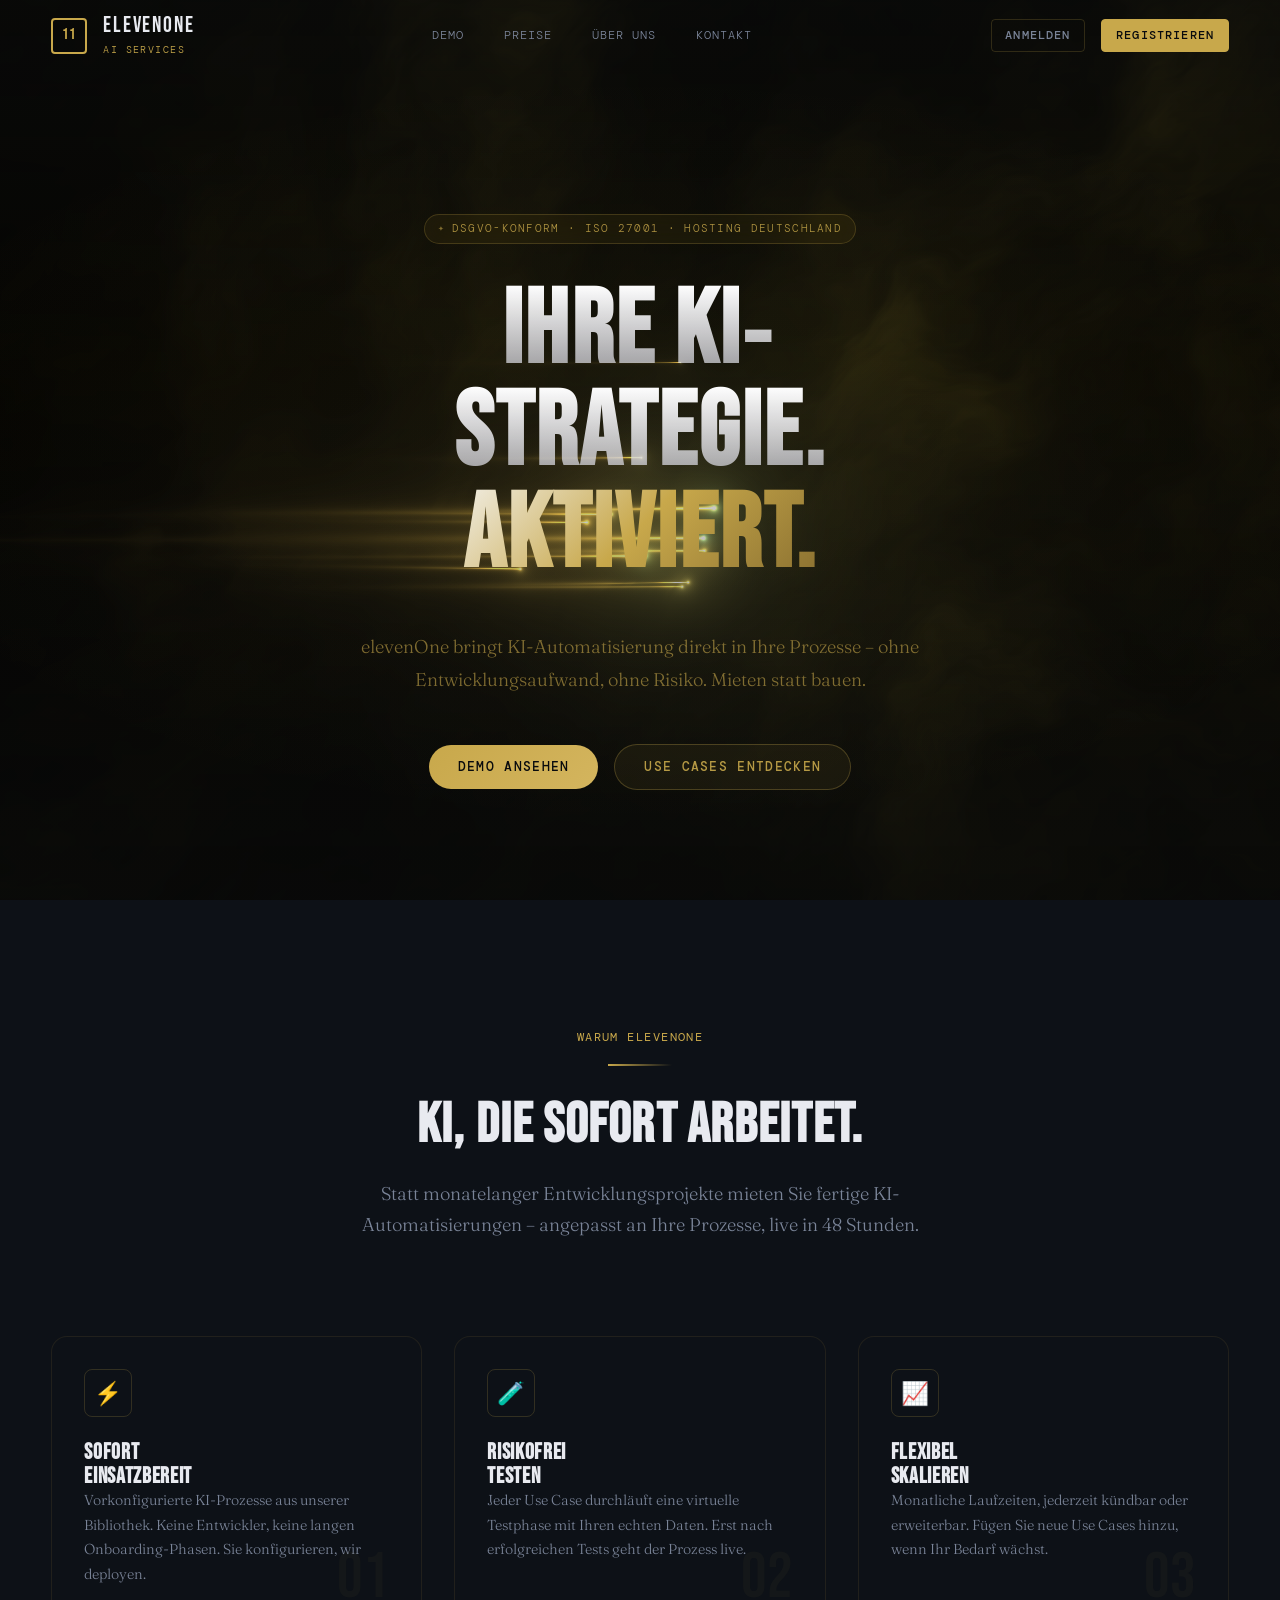
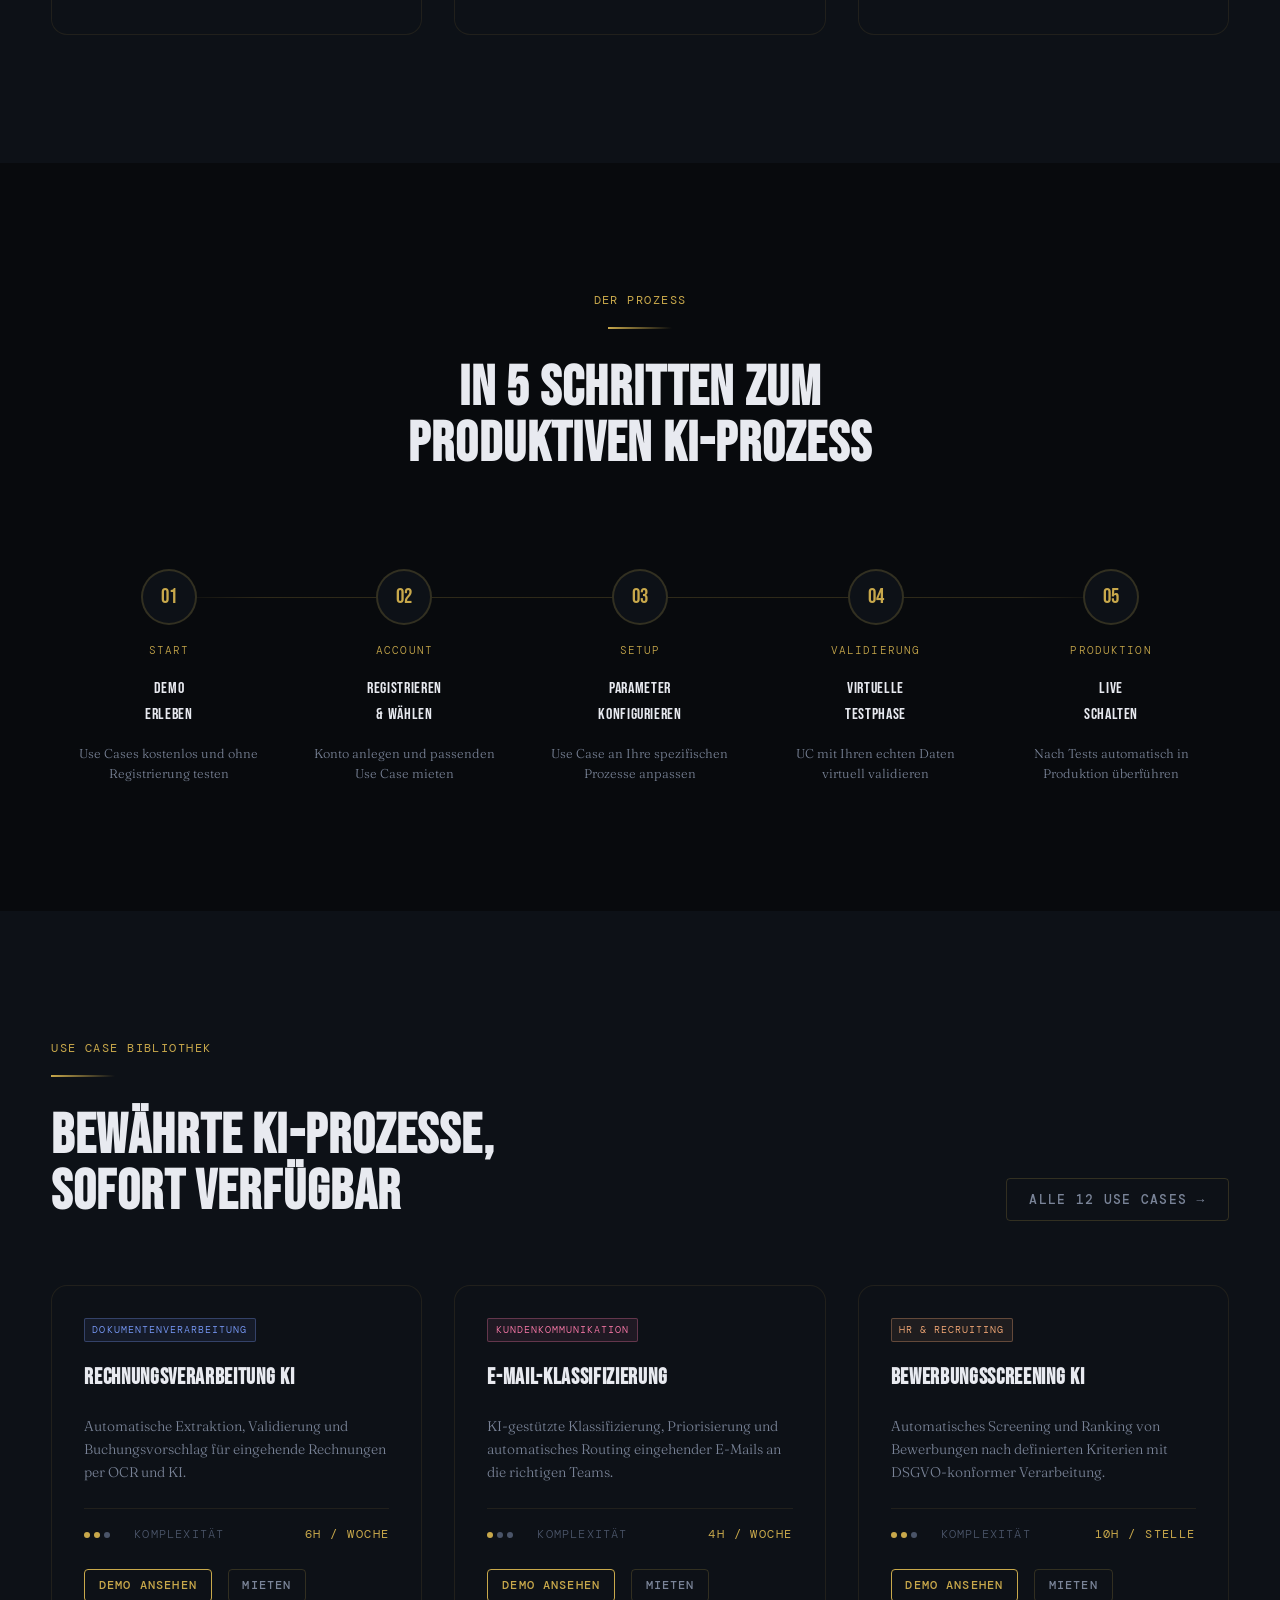
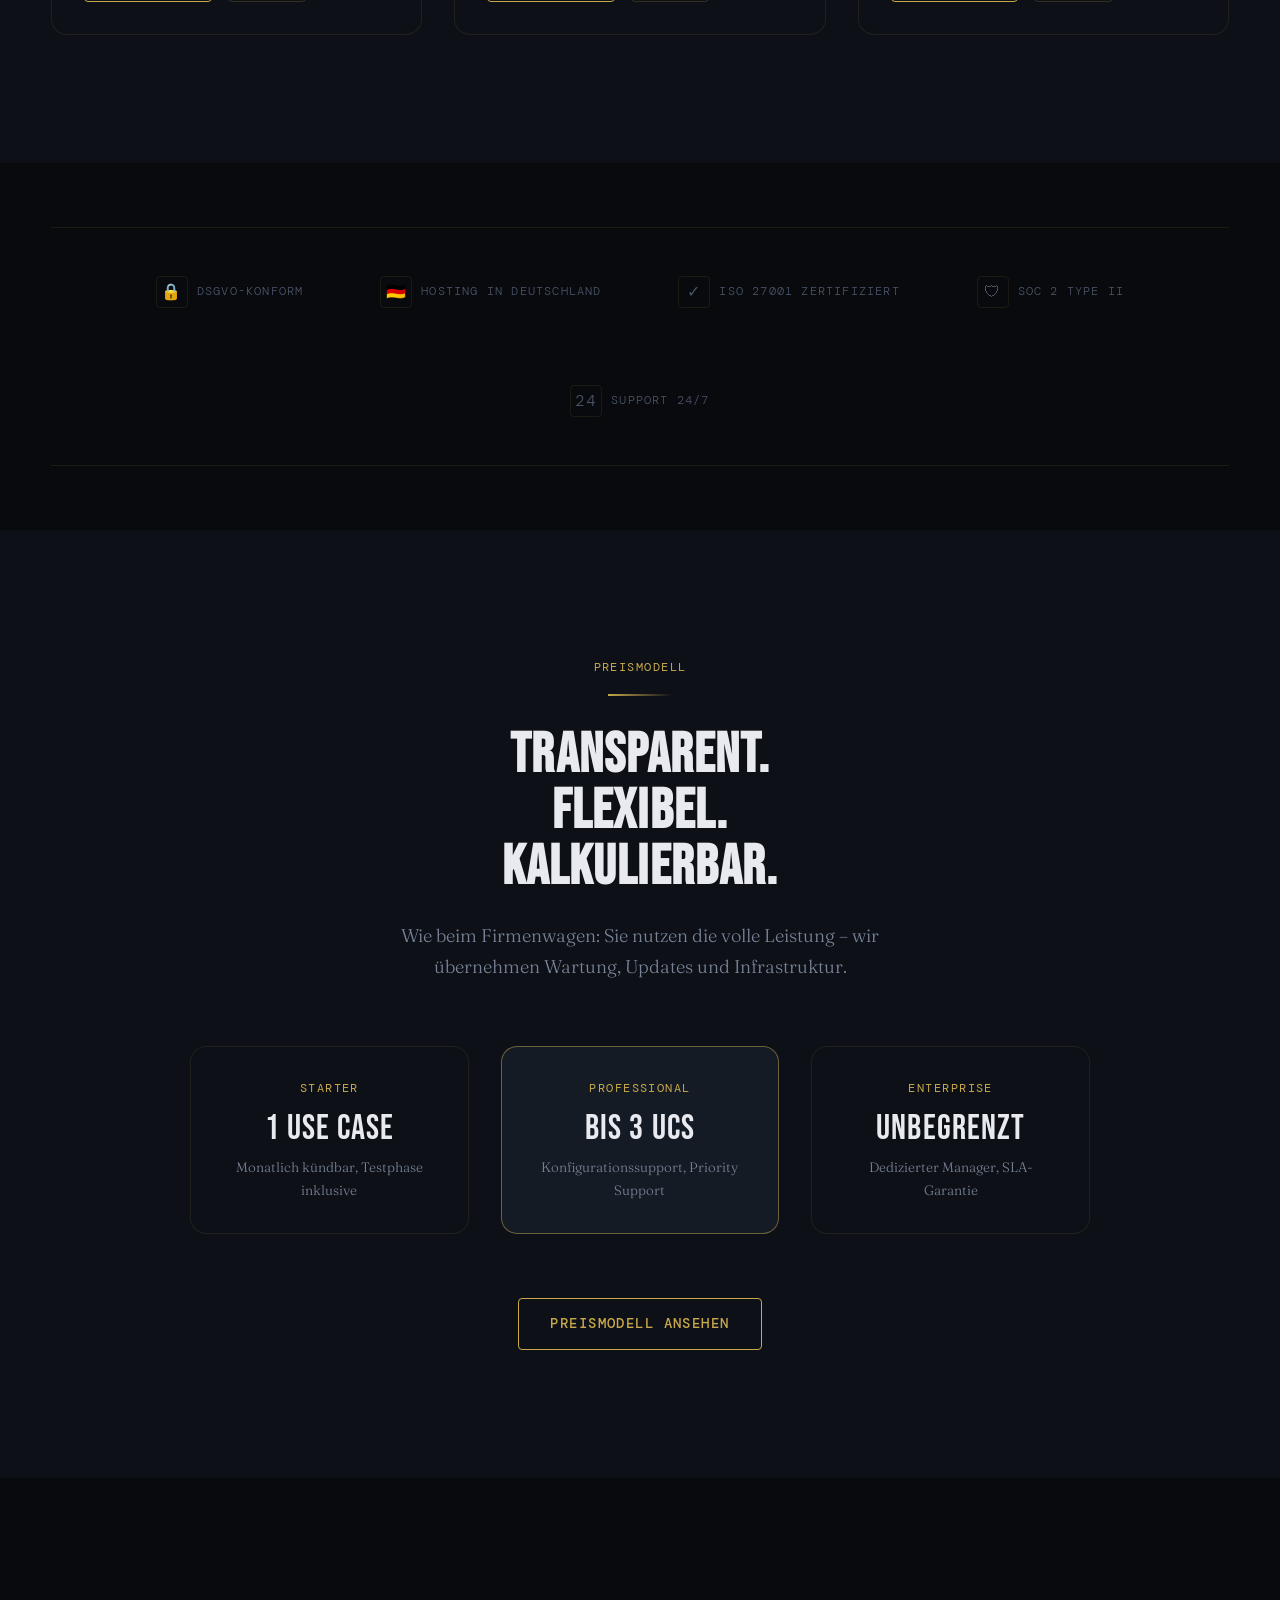
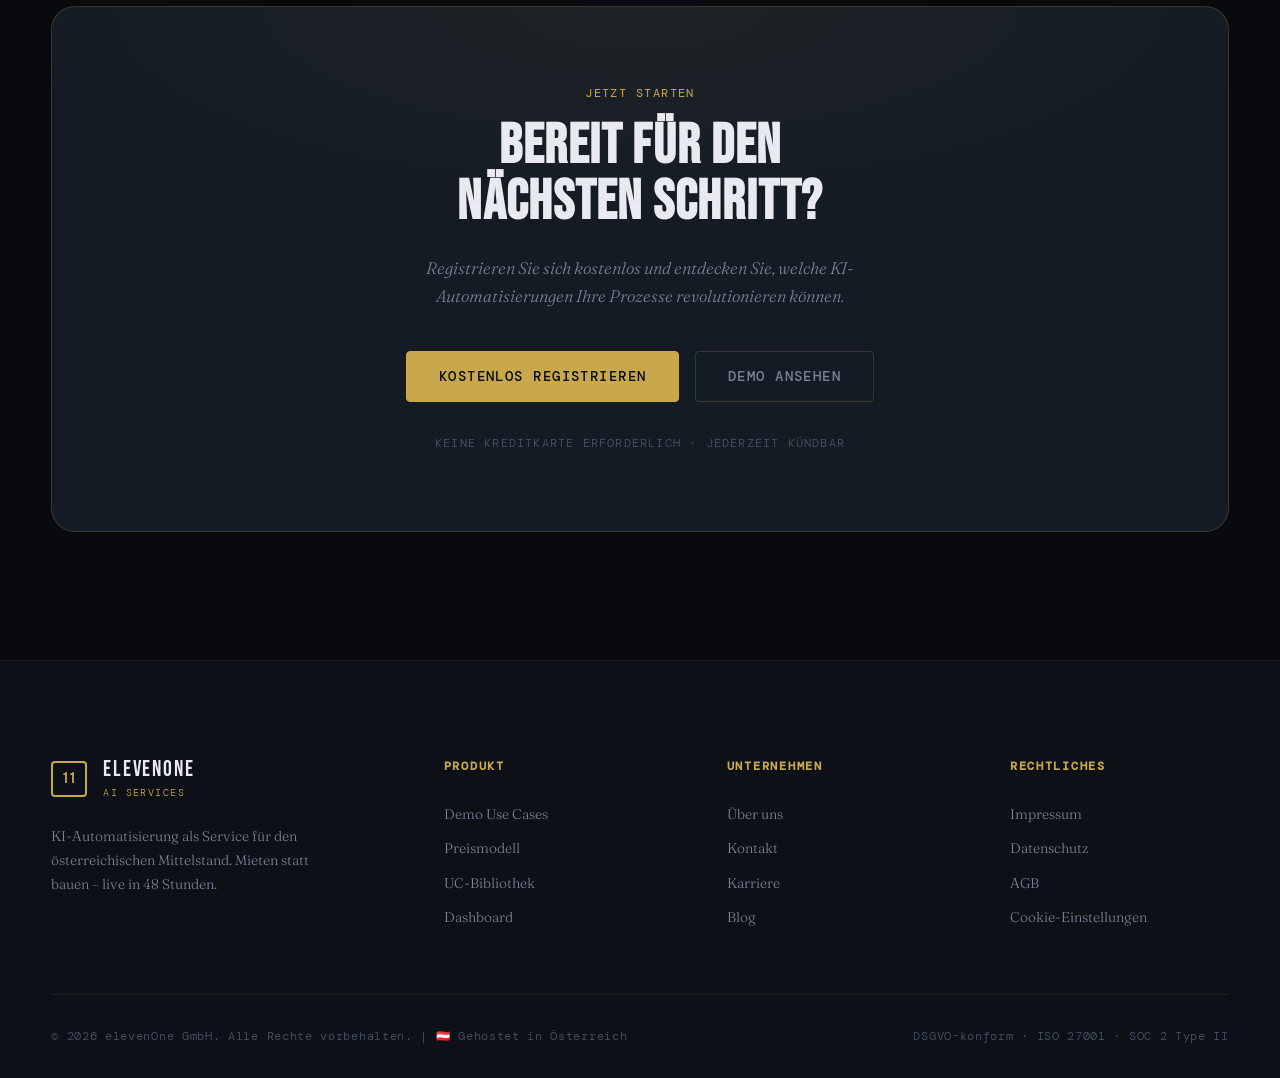
<file: index.html>
<!DOCTYPE html>
<html lang="de">
<head>
  <meta charset="UTF-8" />
  <meta name="viewport" content="width=device-width, initial-scale=1.0" />
  <meta name="description" content="elevenOne AI Services – KI-Automatisierung als Service für Business-Kunden. Mieten statt bauen. Sofort einsatzbereit." />
  <title>elevenOne AI Services – KI-Automatisierung als Service</title>
  <link rel="preconnect" href="https://fonts.googleapis.com" />
  <link rel="preconnect" href="https://fonts.gstatic.com" crossorigin />
  <link rel="stylesheet" href="assets/css/style.css" />
</head>
<body>

  <!-- ══ NAVIGATION ══════════════════════════════════════════ -->
  <nav class="site-nav" id="siteNav">
    <div class="nav-inner">
      <a href="index.html" class="nav-logo">
        <div class="nav-logo-mark">11</div>
        <div>
          <span class="nav-logo-text">elevenOne</span>
          <span class="nav-logo-sub">AI Services</span>
        </div>
      </a>

      <div class="nav-links">
        <a href="demo.html" class="nav-link">Demo</a>
        <a href="pricing.html" class="nav-link">Preise</a>
        <a href="about.html" class="nav-link">Über uns</a>
        <a href="contact.html" class="nav-link">Kontakt</a>
      </div>

      <div class="nav-actions">
        <a href="auth.html" class="btn btn-ghost btn-sm" id="navLoginBtn">Anmelden</a>
        <a href="auth.html#register" class="btn btn-primary btn-sm">Registrieren</a>
      </div>

      <button class="nav-hamburger" id="navHamburger" aria-label="Menü öffnen">
        <span></span><span></span><span></span>
      </button>
    </div>
  </nav>

  <!-- Mobile Nav -->
  <div class="nav-mobile" id="navMobile">
    <a href="demo.html" class="nav-link">Demo</a>
    <a href="pricing.html" class="nav-link">Preise</a>
    <a href="about.html" class="nav-link">Über uns</a>
    <a href="contact.html" class="nav-link">Kontakt</a>
    <div style="margin-top: 1rem; display:flex; flex-direction:column; gap:0.75rem;">
      <a href="auth.html" class="btn btn-ghost">Anmelden</a>
      <a href="auth.html#register" class="btn btn-primary">Kostenlos registrieren</a>
    </div>
  </div>

  <!-- ══ HERO ════════════════════════════════════════════════ -->
  <section class="hero" id="hero">
    <canvas class="hero-canvas" id="heroCanvas" data-shader></canvas>
    <div class="hero-gradient"></div>

    <div class="hero-center">

      <!-- Trust Badge -->
      <div class="hero-trust-badge hero-d0">
        DSGVO-konform &middot; ISO 27001 &middot; Hosting Deutschland
      </div>

      <!-- Headline -->
      <h1 class="hero-headline-center">
        <span class="hero-hl-line hero-d1">Ihre KI&#8209;</span>
        <span class="hero-hl-line hero-d1">Strategie.</span>
        <span class="hero-hl-line hero-hl-gold hero-d2">Aktiviert.</span>
      </h1>

      <!-- Subtitle -->
      <p class="hero-subtitle hero-d3">
        elevenOne bringt KI-Automatisierung direkt in Ihre Prozesse –
        ohne Entwicklungsaufwand, ohne Risiko. Mieten statt bauen.
      </p>

      <!-- CTAs -->
      <div class="hero-ctas hero-d4">
        <a href="demo.html" class="btn-hero-primary">Demo ansehen</a>
        <a href="demo.html" class="btn-hero-secondary">Use Cases entdecken</a>
      </div>

    </div>
  </section>

  <!-- ══ VALUE PROPOSITION ═══════════════════════════════════ -->
  <section class="section" style="background: var(--bg-surface);">
    <div class="container">
      <div style="text-align:center; margin-bottom: var(--s12);">
        <p class="label-mono reveal">Warum elevenOne</p>
        <div class="section-divider centered" style="margin-top:1rem;"></div>
        <h2 class="display-lg reveal reveal-delay-1" style="margin-top:1.5rem;">
          KI, die sofort arbeitet.
        </h2>
        <p class="body-lg reveal reveal-delay-2" style="color:var(--text-secondary);max-width:560px;margin:1.5rem auto 0;">
          Statt monatelanger Entwicklungsprojekte mieten Sie fertige KI-Automatisierungen –
          angepasst an Ihre Prozesse, live in 48 Stunden.
        </p>
      </div>

      <div class="grid-3">
        <div class="value-card reveal">
          <div class="value-icon">⚡</div>
          <h3 class="display-md" style="font-size:1.4rem;">Sofort<br/>einsatzbereit</h3>
          <p style="color:var(--text-secondary);font-size:0.9rem;line-height:1.7;">
            Vorkonfigurierte KI-Prozesse aus unserer Bibliothek. Keine Entwickler,
            keine langen Onboarding-Phasen. Sie konfigurieren, wir deployen.
          </p>
          <span class="value-number">01</span>
        </div>

        <div class="value-card reveal reveal-delay-1">
          <div class="value-icon">🧪</div>
          <h3 class="display-md" style="font-size:1.4rem;">Risikofrei<br/>testen</h3>
          <p style="color:var(--text-secondary);font-size:0.9rem;line-height:1.7;">
            Jeder Use Case durchläuft eine virtuelle Testphase mit Ihren echten Daten.
            Erst nach erfolgreichen Tests geht der Prozess live.
          </p>
          <span class="value-number">02</span>
        </div>

        <div class="value-card reveal reveal-delay-2">
          <div class="value-icon">📈</div>
          <h3 class="display-md" style="font-size:1.4rem;">Flexibel<br/>skalieren</h3>
          <p style="color:var(--text-secondary);font-size:0.9rem;line-height:1.7;">
            Monatliche Laufzeiten, jederzeit kündbar oder erweiterbar.
            Fügen Sie neue Use Cases hinzu, wenn Ihr Bedarf wächst.
          </p>
          <span class="value-number">03</span>
        </div>
      </div>
    </div>
  </section>

  <!-- ══ WIE ES FUNKTIONIERT ═════════════════════════════════ -->
  <section class="section">
    <div class="container">
      <div style="text-align:center; margin-bottom: var(--s12);">
        <p class="label-mono reveal">Der Prozess</p>
        <div class="section-divider centered" style="margin-top:1rem;"></div>
        <h2 class="display-lg reveal reveal-delay-1" style="margin-top:1.5rem;">
          In 5 Schritten zum<br/>produktiven KI-Prozess
        </h2>
      </div>

      <div class="process-steps reveal">
        <div class="process-step">
          <div class="step-number">01</div>
          <span class="step-label">Start</span>
          <div class="step-title">Demo<br/>erleben</div>
          <p class="step-desc">Use Cases kostenlos und ohne Registrierung testen</p>
        </div>
        <div class="process-step">
          <div class="step-number">02</div>
          <span class="step-label">Account</span>
          <div class="step-title">Registrieren<br/>& wählen</div>
          <p class="step-desc">Konto anlegen und passenden Use Case mieten</p>
        </div>
        <div class="process-step">
          <div class="step-number">03</div>
          <span class="step-label">Setup</span>
          <div class="step-title">Parameter<br/>konfigurieren</div>
          <p class="step-desc">Use Case an Ihre spezifischen Prozesse anpassen</p>
        </div>
        <div class="process-step">
          <div class="step-number">04</div>
          <span class="step-label">Validierung</span>
          <div class="step-title">Virtuelle<br/>Testphase</div>
          <p class="step-desc">UC mit Ihren echten Daten virtuell validieren</p>
        </div>
        <div class="process-step">
          <div class="step-number">05</div>
          <span class="step-label">Produktion</span>
          <div class="step-title">Live<br/>schalten</div>
          <p class="step-desc">Nach Tests automatisch in Produktion überführen</p>
        </div>
      </div>
    </div>
  </section>

  <!-- ══ FEATURED USE CASES ══════════════════════════════════ -->
  <section class="section" style="background: var(--bg-surface);">
    <div class="container">
      <div style="display:flex;align-items:flex-end;justify-content:space-between;margin-bottom:var(--s8);gap:var(--s4);flex-wrap:wrap;">
        <div>
          <p class="label-mono reveal">Use Case Bibliothek</p>
          <div class="section-divider" style="margin-top:1rem;"></div>
          <h2 class="display-lg reveal reveal-delay-1" style="margin-top:1.5rem;">
            Bewährte KI-Prozesse,<br/>sofort verfügbar
          </h2>
        </div>
        <a href="demo.html" class="btn btn-ghost reveal">
          Alle 12 Use Cases →
        </a>
      </div>

      <!-- 3 Featured UC-Karten (per JS befüllt) -->
      <div class="uc-grid" id="featuredUCs" style="grid-template-columns: repeat(auto-fill, minmax(300px, 1fr));">
        <!-- Wird durch app.js befüllt -->
      </div>
    </div>
  </section>

  <!-- ══ TRUST SIGNALS ═══════════════════════════════════════ -->
  <section style="background: var(--bg-void); padding-block: var(--s8);">
    <div class="container">
      <div class="trust-bar reveal">
        <div class="trust-item">
          <div class="trust-icon">🔒</div>
          DSGVO-konform
        </div>
        <div class="trust-item">
          <div class="trust-icon">🇩🇪</div>
          Hosting in Deutschland
        </div>
        <div class="trust-item">
          <div class="trust-icon">✓</div>
          ISO 27001 zertifiziert
        </div>
        <div class="trust-item">
          <div class="trust-icon">🛡</div>
          SOC 2 Type II
        </div>
        <div class="trust-item">
          <div class="trust-icon">24</div>
          Support 24/7
        </div>
      </div>
    </div>
  </section>

  <!-- ══ PREISMODELL-TEASER ═══════════════════════════════════ -->
  <section class="section" style="background: var(--bg-surface);">
    <div class="container">
      <div style="text-align:center; margin-bottom: var(--s8);">
        <p class="label-mono reveal">Preismodell</p>
        <div class="section-divider centered" style="margin-top:1rem;"></div>
        <h2 class="display-lg reveal reveal-delay-1" style="margin-top:1.5rem;">
          Transparent.<br/>Flexibel.<br/>Kalkulierbar.
        </h2>
        <p class="body-lg reveal reveal-delay-2" style="color:var(--text-secondary);max-width:520px;margin:1.5rem auto 0;">
          Wie beim Firmenwagen: Sie nutzen die volle Leistung –
          wir übernehmen Wartung, Updates und Infrastruktur.
        </p>
      </div>

      <div class="grid-3" style="max-width:900px;margin:0 auto var(--s8);">
        <div class="card reveal" style="text-align:center;">
          <div class="label-mono" style="margin-bottom:0.75rem;">Starter</div>
          <div class="display-md" style="color:var(--text-primary);margin-bottom:0.5rem;">1 Use Case</div>
          <p style="font-size:0.85rem;color:var(--text-secondary);">Monatlich kündbar, Testphase inklusive</p>
        </div>
        <div class="card card-elevated reveal reveal-delay-1" style="text-align:center;border-color:var(--border-active);">
          <div class="label-mono" style="margin-bottom:0.75rem;">Professional</div>
          <div class="display-md" style="color:var(--text-primary);margin-bottom:0.5rem;">Bis 3 UCs</div>
          <p style="font-size:0.85rem;color:var(--text-secondary);">Konfigurationssupport, Priority Support</p>
        </div>
        <div class="card reveal reveal-delay-2" style="text-align:center;">
          <div class="label-mono" style="margin-bottom:0.75rem;">Enterprise</div>
          <div class="display-md" style="color:var(--text-primary);margin-bottom:0.5rem;">Unbegrenzt</div>
          <p style="font-size:0.85rem;color:var(--text-secondary);">Dedizierter Manager, SLA-Garantie</p>
        </div>
      </div>

      <div style="text-align:center;">
        <a href="pricing.html" class="btn btn-secondary btn-lg reveal">Preismodell ansehen</a>
      </div>
    </div>
  </section>

  <!-- ══ CTA BANNER ══════════════════════════════════════════ -->
  <section class="section">
    <div class="container">
      <div class="cta-banner reveal">
        <p class="label-mono" style="margin-bottom:1rem;">Jetzt starten</p>
        <h2 class="display-lg" style="margin-bottom:1.5rem;">
          Bereit für den<br/>nächsten Schritt?
        </h2>
        <p style="font-size:1.05rem;color:var(--text-secondary);max-width:480px;margin:0 auto 2.5rem;font-style:italic;">
          Registrieren Sie sich kostenlos und entdecken Sie, welche KI-Automatisierungen
          Ihre Prozesse revolutionieren können.
        </p>
        <div style="display:flex;align-items:center;justify-content:center;gap:1rem;flex-wrap:wrap;">
          <a href="auth.html#register" class="btn btn-primary btn-lg">Kostenlos registrieren</a>
          <a href="demo.html" class="btn btn-ghost btn-lg">Demo ansehen</a>
        </div>
        <p class="label-mono-muted" style="margin-top:2rem;">Keine Kreditkarte erforderlich · Jederzeit kündbar</p>
      </div>
    </div>
  </section>

  <!-- ══ FOOTER ═══════════════════════════════════════════════ -->
  <footer class="site-footer">
    <div class="container">
      <div class="footer-grid">
        <div class="footer-brand">
          <a href="index.html" class="nav-logo" style="margin-bottom:1.5rem;">
            <div class="nav-logo-mark">11</div>
            <div>
              <span class="nav-logo-text">elevenOne</span>
              <span class="nav-logo-sub">AI Services</span>
            </div>
          </a>
          <p>
            KI-Automatisierung als Service für den österreichischen Mittelstand.
            Mieten statt bauen – live in 48 Stunden.
          </p>
        </div>

        <div class="footer-col">
          <h4>Produkt</h4>
          <ul>
            <li><a href="demo.html">Demo Use Cases</a></li>
            <li><a href="pricing.html">Preismodell</a></li>
            <li><a href="demo.html">UC-Bibliothek</a></li>
            <li><a href="dashboard.html">Dashboard</a></li>
          </ul>
        </div>

        <div class="footer-col">
          <h4>Unternehmen</h4>
          <ul>
            <li><a href="about.html">Über uns</a></li>
            <li><a href="contact.html">Kontakt</a></li>
            <li><a href="#">Karriere</a></li>
            <li><a href="blog.html">Blog</a></li>
          </ul>
        </div>

        <div class="footer-col">
          <h4>Rechtliches</h4>
          <ul>
            <li><a href="#">Impressum</a></li>
            <li><a href="#">Datenschutz</a></li>
            <li><a href="#">AGB</a></li>
            <li><a href="#">Cookie-Einstellungen</a></li>
          </ul>
        </div>
      </div>

      <div class="footer-bottom">
        <p>© 2026 elevenOne GmbH. Alle Rechte vorbehalten. | 🇦🇹 Gehostet in Österreich</p>
        <p>DSGVO-konform · ISO 27001 · SOC 2 Type II</p>
      </div>
    </div>
  </footer>

  <!-- Toast-Container -->
  <div class="toast-container" id="toastContainer"></div>

  <script type="module" src="assets/js/app.js"></script>
  <script type="module" src="assets/js/shader-hero.js"></script>
</body>
</html>
</file>
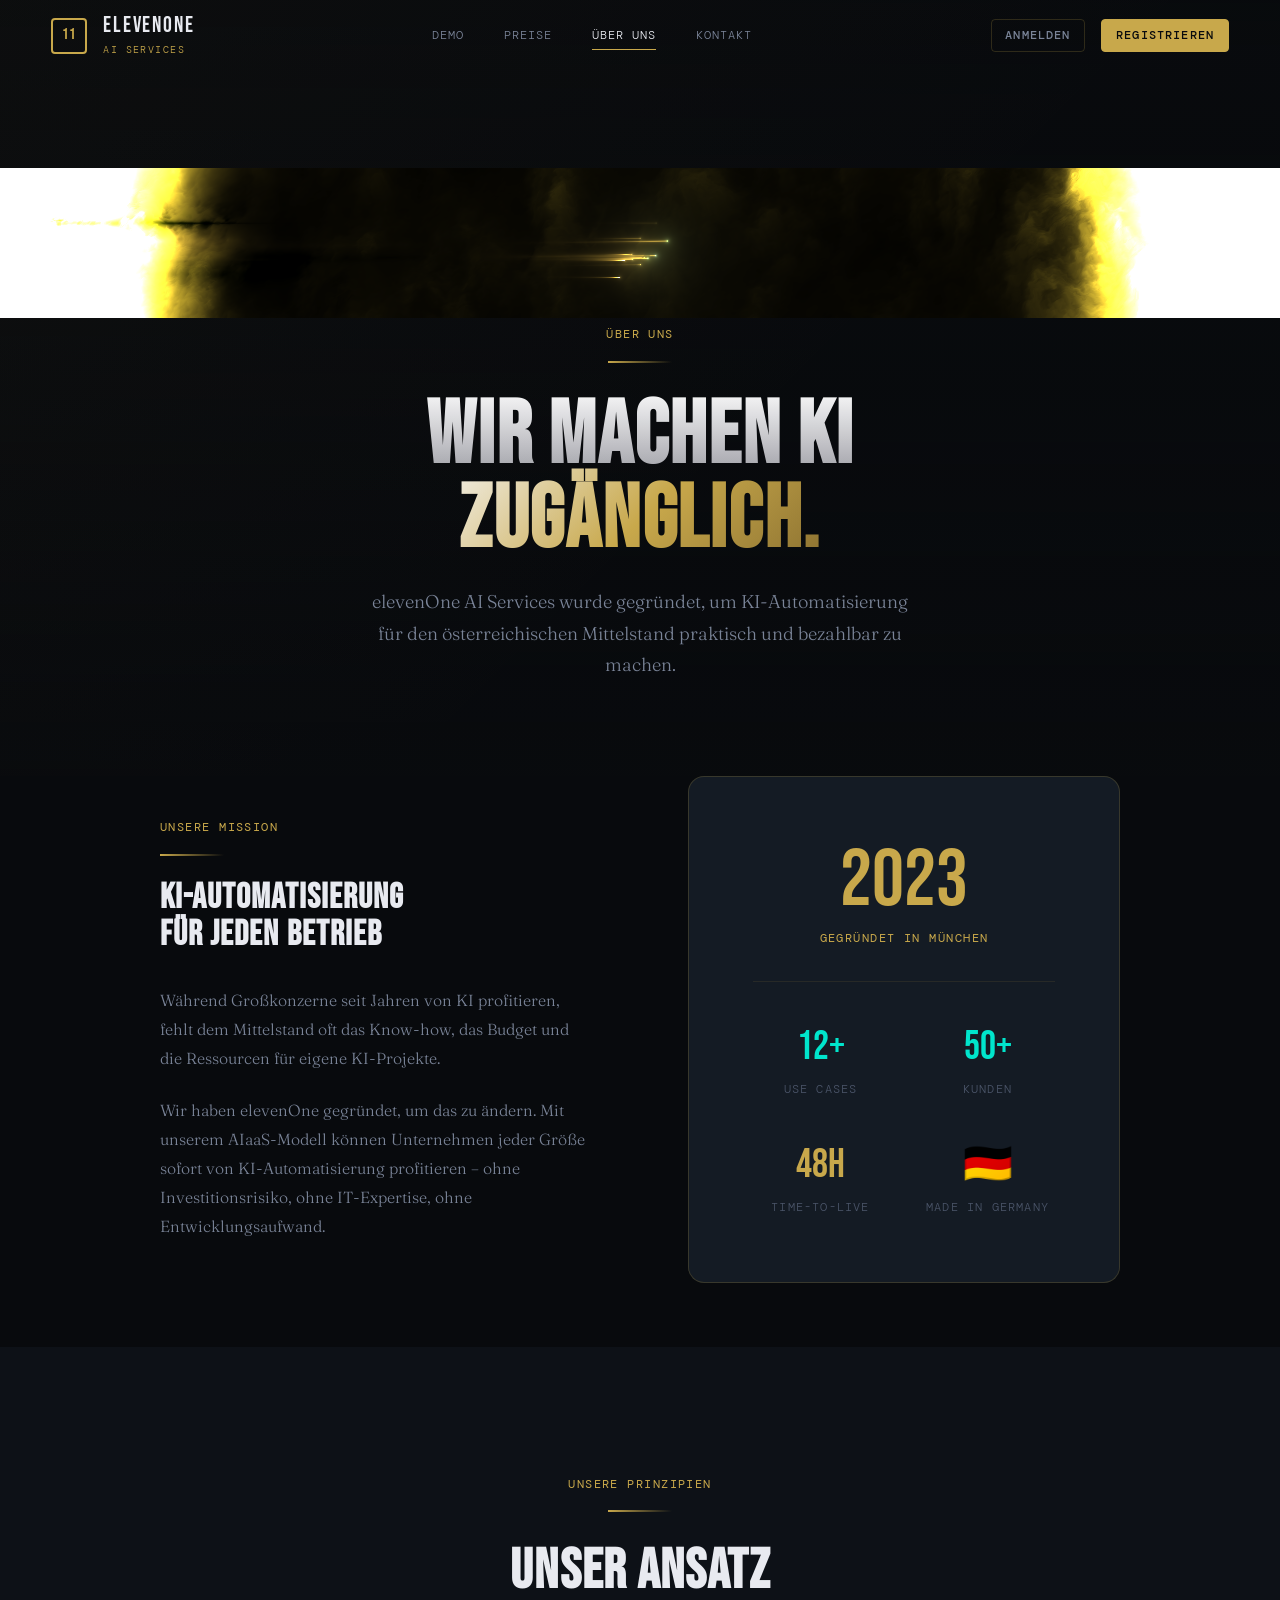
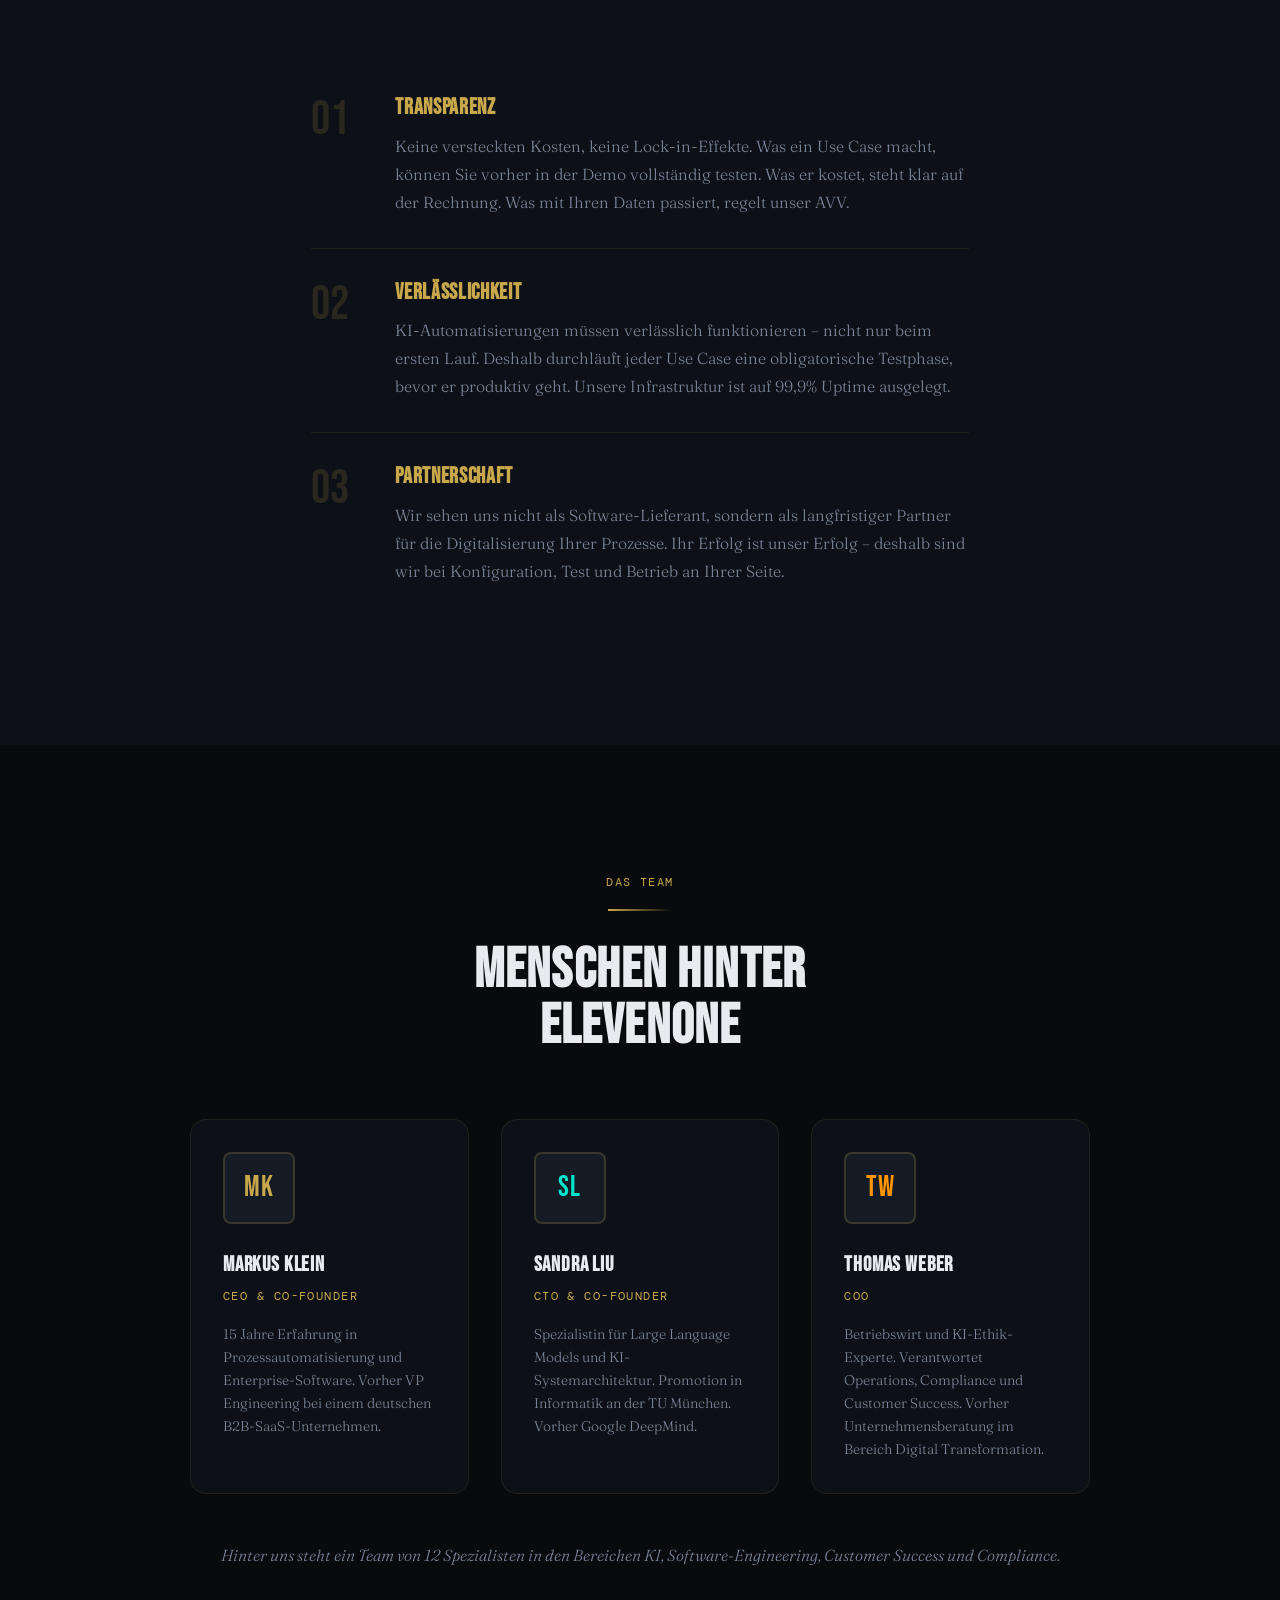
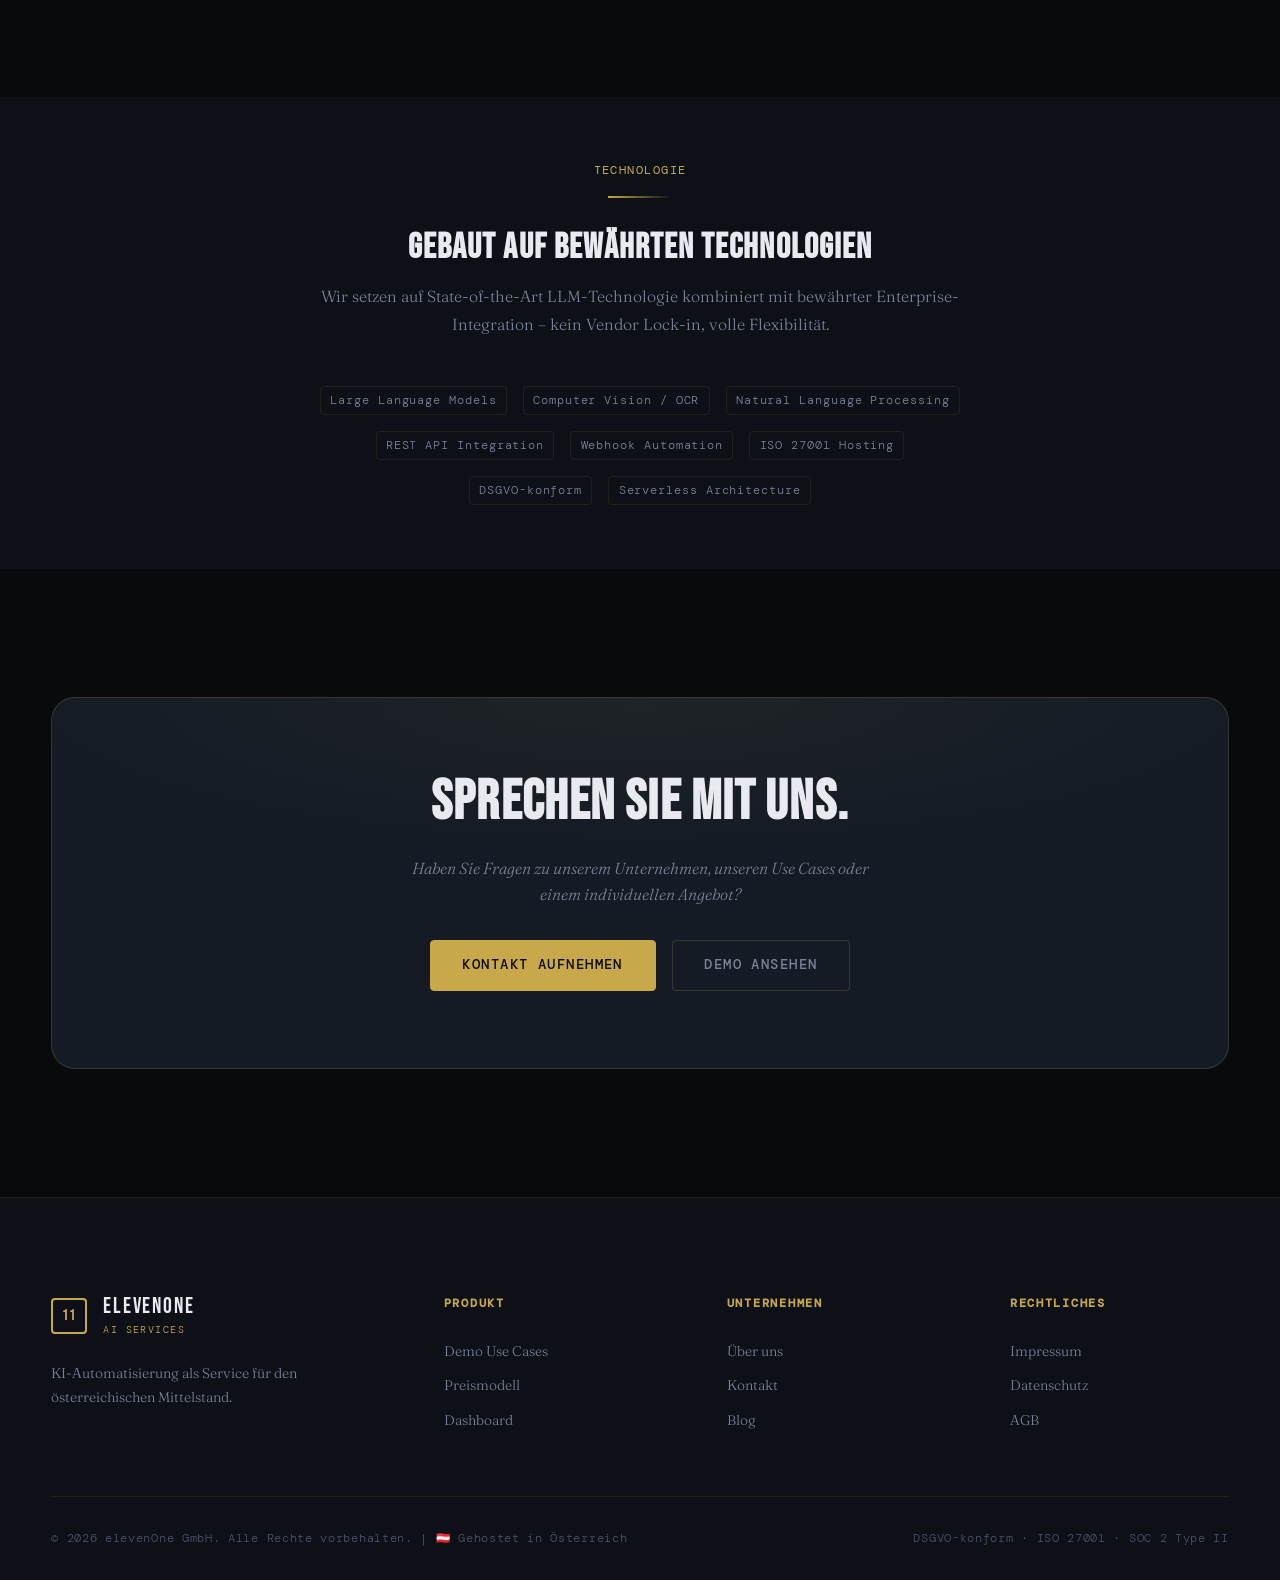
<file: about.html>
<!DOCTYPE html>
<html lang="de">
<head>
  <meta charset="UTF-8" />
  <meta name="viewport" content="width=device-width, initial-scale=1.0" />
  <meta name="description" content="Über elevenOne AI Services – KI-Automatisierung für den österreichischen Mittelstand." />
  <title>Über uns – elevenOne AI Services</title>
  <link rel="preconnect" href="https://fonts.googleapis.com" />
  <link rel="preconnect" href="https://fonts.gstatic.com" crossorigin />
  <link rel="stylesheet" href="assets/css/style.css" />
  <style>
    .team-card {
      background: var(--bg-surface);
      border: 1px solid var(--border-subtle);
      border-radius: var(--r-lg);
      padding: var(--s4);
      transition: border-color var(--t-base) ease, transform var(--t-base) var(--ease-expo);
    }

    .team-card:hover {
      border-color: var(--border-default);
      transform: translateY(-4px);
    }

    .team-avatar {
      width: 72px;
      height: 72px;
      border-radius: var(--r-md);
      border: 2px solid var(--border-default);
      display: flex;
      align-items: center;
      justify-content: center;
      font-family: var(--font-display);
      font-size: 1.8rem;
      letter-spacing: 0.04em;
      margin-bottom: var(--s3);
      background: var(--bg-elevated);
    }

    .principle-item {
      display: flex;
      gap: var(--s3);
      padding: var(--s4) 0;
      border-bottom: 1px solid var(--border-subtle);
    }

    .principle-item:last-child { border-bottom: none; }

    .principle-number {
      font-family: var(--font-display);
      font-size: 3rem;
      color: rgba(200,168,75,0.15);
      line-height: 1;
      flex-shrink: 0;
      width: 60px;
    }

    .tech-chip {
      display: inline-flex;
      align-items: center;
      gap: 0.4em;
      font-family: var(--font-mono);
      font-size: 0.72rem;
      letter-spacing: 0.08em;
      padding: 0.35em 0.8em;
      border: 1px solid var(--border-subtle);
      border-radius: var(--r-sm);
      color: var(--text-secondary);
    }
  </style>
</head>
<body>

  <!-- Navigation -->
  <nav class="site-nav" id="siteNav">
    <div class="nav-inner">
      <a href="index.html" class="nav-logo">
        <div class="nav-logo-mark">11</div>
        <div><span class="nav-logo-text">elevenOne</span><span class="nav-logo-sub">AI Services</span></div>
      </a>
      <div class="nav-links">
        <a href="demo.html" class="nav-link">Demo</a>
        <a href="pricing.html" class="nav-link">Preise</a>
        <a href="about.html" class="nav-link active">Über uns</a>
        <a href="contact.html" class="nav-link">Kontakt</a>
      </div>
      <div class="nav-actions">
        <a href="auth.html" class="btn btn-ghost btn-sm" id="navLoginBtn">Anmelden</a>
        <a href="auth.html#register" class="btn btn-primary btn-sm">Registrieren</a>
      </div>
      <button class="nav-hamburger" id="navHamburger"><span></span><span></span><span></span></button>
    </div>
  </nav>
  <div class="nav-mobile" id="navMobile">
    <a href="demo.html" class="nav-link">Demo</a>
    <a href="pricing.html" class="nav-link">Preise</a>
    <a href="about.html" class="nav-link">Über uns</a>
    <a href="contact.html" class="nav-link">Kontakt</a>
    <div style="margin-top:1rem;display:flex;flex-direction:column;gap:0.75rem;">
      <a href="auth.html" class="btn btn-ghost">Anmelden</a>
      <a href="auth.html#register" class="btn btn-primary">Kostenlos registrieren</a>
    </div>
  </div>

  <!-- Page Hero -->
  <section class="page-hero">
    <canvas class="page-hero-canvas" data-shader></canvas>
    <div class="container">
      <p class="label-mono reveal">Über uns</p>
      <div class="section-divider centered" style="margin-top:1rem;"></div>
      <h1 class="display-xl reveal reveal-delay-1" style="margin-top:1.5rem;">
        <span class="ph-hl-white">Wir machen KI</span><br/>
        <span class="ph-hl-gold">zugänglich.</span>
      </h1>
      <p class="body-lg reveal reveal-delay-2" style="color:var(--text-secondary);max-width:560px;margin:1.5rem auto 0;">
        elevenOne AI Services wurde gegründet, um KI-Automatisierung
        für den österreichischen Mittelstand praktisch und bezahlbar zu machen.
      </p>
    </div>
  </section>

  <!-- Mission -->
  <section class="section-sm" style="padding-top:0;">
    <div class="container">
      <div style="display:grid;grid-template-columns:1fr 1fr;gap:var(--s12);align-items:center;max-width:960px;margin:0 auto;">
        <div>
          <p class="label-mono reveal">Unsere Mission</p>
          <div class="section-divider" style="margin-top:1rem;margin-bottom:1.5rem;"></div>
          <h2 class="display-md reveal reveal-delay-1" style="margin-bottom:var(--s4);">
            KI-Automatisierung<br/>für jeden Betrieb
          </h2>
          <p class="reveal reveal-delay-2" style="color:var(--text-secondary);line-height:1.8;margin-bottom:var(--s3);">
            Während Großkonzerne seit Jahren von KI profitieren, fehlt dem Mittelstand
            oft das Know-how, das Budget und die Ressourcen für eigene KI-Projekte.
          </p>
          <p class="reveal reveal-delay-3" style="color:var(--text-secondary);line-height:1.8;">
            Wir haben elevenOne gegründet, um das zu ändern. Mit unserem AIaaS-Modell
            können Unternehmen jeder Größe sofort von KI-Automatisierung profitieren –
            ohne Investitionsrisiko, ohne IT-Expertise, ohne Entwicklungsaufwand.
          </p>
        </div>
        <div class="reveal reveal-delay-1">
          <div class="card card-elevated" style="text-align:center;padding:var(--s8);">
            <div style="font-family:var(--font-display);font-size:5rem;color:var(--accent-gold);line-height:1;">2023</div>
            <div class="label-mono" style="margin:0.5rem 0 1.5rem;">Gegründet in München</div>
            <div class="divider"></div>
            <div style="display:grid;grid-template-columns:1fr 1fr;gap:var(--s4);margin-top:var(--s4);">
              <div>
                <div style="font-family:var(--font-display);font-size:2.5rem;color:var(--accent-cyan);">12+</div>
                <div class="label-mono-muted">Use Cases</div>
              </div>
              <div>
                <div style="font-family:var(--font-display);font-size:2.5rem;color:var(--accent-cyan);">50+</div>
                <div class="label-mono-muted">Kunden</div>
              </div>
              <div>
                <div style="font-family:var(--font-display);font-size:2.5rem;color:var(--accent-gold);">48h</div>
                <div class="label-mono-muted">Time-to-Live</div>
              </div>
              <div>
                <div style="font-family:var(--font-display);font-size:2.5rem;color:var(--accent-gold);">🇩🇪</div>
                <div class="label-mono-muted">Made in Germany</div>
              </div>
            </div>
          </div>
        </div>
      </div>
    </div>
  </section>

  <!-- Unser Ansatz (3 Prinzipien) -->
  <section class="section" style="background: var(--bg-surface);">
    <div class="container" style="max-width:760px;">
      <div style="text-align:center;margin-bottom:var(--s8);">
        <p class="label-mono reveal">Unsere Prinzipien</p>
        <div class="section-divider centered" style="margin-top:1rem;"></div>
        <h2 class="display-lg reveal reveal-delay-1" style="margin-top:1.5rem;">Unser Ansatz</h2>
      </div>

      <div>
        <div class="principle-item reveal">
          <div class="principle-number">01</div>
          <div>
            <h3 class="display-md" style="font-size:1.4rem;margin-bottom:0.75rem;color:var(--accent-gold);">Transparenz</h3>
            <p style="color:var(--text-secondary);line-height:1.75;">
              Keine versteckten Kosten, keine Lock-in-Effekte. Was ein Use Case macht,
              können Sie vorher in der Demo vollständig testen. Was er kostet, steht klar
              auf der Rechnung. Was mit Ihren Daten passiert, regelt unser AVV.
            </p>
          </div>
        </div>

        <div class="principle-item reveal">
          <div class="principle-number">02</div>
          <div>
            <h3 class="display-md" style="font-size:1.4rem;margin-bottom:0.75rem;color:var(--accent-gold);">Verlässlichkeit</h3>
            <p style="color:var(--text-secondary);line-height:1.75;">
              KI-Automatisierungen müssen verlässlich funktionieren – nicht nur beim ersten Lauf.
              Deshalb durchläuft jeder Use Case eine obligatorische Testphase, bevor er produktiv geht.
              Unsere Infrastruktur ist auf 99,9% Uptime ausgelegt.
            </p>
          </div>
        </div>

        <div class="principle-item reveal">
          <div class="principle-number">03</div>
          <div>
            <h3 class="display-md" style="font-size:1.4rem;margin-bottom:0.75rem;color:var(--accent-gold);">Partnerschaft</h3>
            <p style="color:var(--text-secondary);line-height:1.75;">
              Wir sehen uns nicht als Software-Lieferant, sondern als langfristiger Partner
              für die Digitalisierung Ihrer Prozesse. Ihr Erfolg ist unser Erfolg –
              deshalb sind wir bei Konfiguration, Test und Betrieb an Ihrer Seite.
            </p>
          </div>
        </div>
      </div>
    </div>
  </section>

  <!-- Das Team -->
  <section class="section">
    <div class="container">
      <div style="text-align:center;margin-bottom:var(--s8);">
        <p class="label-mono reveal">Das Team</p>
        <div class="section-divider centered" style="margin-top:1rem;"></div>
        <h2 class="display-lg reveal reveal-delay-1" style="margin-top:1.5rem;">
          Menschen hinter<br/>elevenOne
        </h2>
      </div>

      <div class="grid-3" style="max-width:900px;margin:0 auto;">
        <div class="team-card reveal">
          <div class="team-avatar" style="color:var(--accent-gold);">MK</div>
          <h3 style="font-family:var(--font-display);font-size:1.3rem;letter-spacing:0.04em;margin-bottom:0.3rem;">Markus Klein</h3>
          <p class="label-mono" style="margin-bottom:var(--s2);">CEO & Co-Founder</p>
          <p style="font-size:0.875rem;color:var(--text-secondary);line-height:1.65;">
            15 Jahre Erfahrung in Prozessautomatisierung und Enterprise-Software.
            Vorher VP Engineering bei einem deutschen B2B-SaaS-Unternehmen.
          </p>
        </div>

        <div class="team-card reveal reveal-delay-1">
          <div class="team-avatar" style="color:var(--accent-cyan);">SL</div>
          <h3 style="font-family:var(--font-display);font-size:1.3rem;letter-spacing:0.04em;margin-bottom:0.3rem;">Sandra Liu</h3>
          <p class="label-mono" style="margin-bottom:var(--s2);">CTO & Co-Founder</p>
          <p style="font-size:0.875rem;color:var(--text-secondary);line-height:1.65;">
            Spezialistin für Large Language Models und KI-Systemarchitektur.
            Promotion in Informatik an der TU München. Vorher Google DeepMind.
          </p>
        </div>

        <div class="team-card reveal reveal-delay-2">
          <div class="team-avatar" style="color:var(--accent-amber);">TW</div>
          <h3 style="font-family:var(--font-display);font-size:1.3rem;letter-spacing:0.04em;margin-bottom:0.3rem;">Thomas Weber</h3>
          <p class="label-mono" style="margin-bottom:var(--s2);">COO</p>
          <p style="font-size:0.875rem;color:var(--text-secondary);line-height:1.65;">
            Betriebswirt und KI-Ethik-Experte. Verantwortet Operations, Compliance und
            Customer Success. Vorher Unternehmensberatung im Bereich Digital Transformation.
          </p>
        </div>
      </div>

      <p class="reveal" style="text-align:center;margin-top:var(--s6);color:var(--text-secondary);font-style:italic;">
        Hinter uns steht ein Team von 12 Spezialisten in den Bereichen
        KI, Software-Engineering, Customer Success und Compliance.
      </p>
    </div>
  </section>

  <!-- Technologie -->
  <section class="section-sm" style="background: var(--bg-surface);">
    <div class="container" style="max-width:760px;">
      <div style="text-align:center;margin-bottom:var(--s6);">
        <p class="label-mono reveal">Technologie</p>
        <div class="section-divider centered" style="margin-top:1rem;"></div>
        <h2 class="display-md reveal reveal-delay-1" style="margin-top:1.5rem;">
          Gebaut auf bewährten Technologien
        </h2>
        <p class="reveal reveal-delay-2" style="color:var(--text-secondary);margin-top:1rem;line-height:1.7;">
          Wir setzen auf State-of-the-Art LLM-Technologie kombiniert mit
          bewährter Enterprise-Integration – kein Vendor Lock-in, volle Flexibilität.
        </p>
      </div>
      <div style="display:flex;flex-wrap:wrap;gap:var(--s2);justify-content:center;" class="reveal">
        <span class="tech-chip">Large Language Models</span>
        <span class="tech-chip">Computer Vision / OCR</span>
        <span class="tech-chip">Natural Language Processing</span>
        <span class="tech-chip">REST API Integration</span>
        <span class="tech-chip">Webhook Automation</span>
        <span class="tech-chip">ISO 27001 Hosting</span>
        <span class="tech-chip">DSGVO-konform</span>
        <span class="tech-chip">Serverless Architecture</span>
      </div>
    </div>
  </section>

  <!-- CTA -->
  <section class="section">
    <div class="container">
      <div class="cta-banner reveal" style="text-align:center;">
        <h2 class="display-lg" style="margin-bottom:1.5rem;">
          Sprechen Sie mit uns.
        </h2>
        <p style="color:var(--text-secondary);max-width:480px;margin:0 auto 2rem;font-style:italic;">
          Haben Sie Fragen zu unserem Unternehmen, unseren Use Cases oder
          einem individuellen Angebot?
        </p>
        <div style="display:flex;align-items:center;justify-content:center;gap:1rem;flex-wrap:wrap;">
          <a href="contact.html" class="btn btn-primary btn-lg">Kontakt aufnehmen</a>
          <a href="demo.html" class="btn btn-ghost btn-lg">Demo ansehen</a>
        </div>
      </div>
    </div>
  </section>

  <!-- Footer -->
  <footer class="site-footer">
    <div class="container">
      <div class="footer-grid">
        <div class="footer-brand">
          <a href="index.html" class="nav-logo" style="margin-bottom:1.5rem;">
            <div class="nav-logo-mark">11</div>
            <div><span class="nav-logo-text">elevenOne</span><span class="nav-logo-sub">AI Services</span></div>
          </a>
          <p>KI-Automatisierung als Service für den österreichischen Mittelstand.</p>
        </div>
        <div class="footer-col"><h4>Produkt</h4><ul><li><a href="demo.html">Demo Use Cases</a></li><li><a href="pricing.html">Preismodell</a></li><li><a href="dashboard.html">Dashboard</a></li></ul></div>
        <div class="footer-col"><h4>Unternehmen</h4><ul><li><a href="about.html">Über uns</a></li><li><a href="contact.html">Kontakt</a></li><li><a href="blog.html">Blog</a></li></ul></div>
        <div class="footer-col"><h4>Rechtliches</h4><ul><li><a href="#">Impressum</a></li><li><a href="#">Datenschutz</a></li><li><a href="#">AGB</a></li></ul></div>
      </div>
      <div class="footer-bottom">
        <p>© 2026 elevenOne GmbH. Alle Rechte vorbehalten. | 🇦🇹 Gehostet in Österreich</p>
        <p>DSGVO-konform · ISO 27001 · SOC 2 Type II</p>
      </div>
    </div>
  </footer>

  <div class="toast-container" id="toastContainer"></div>
  <script type="module" src="assets/js/app.js"></script>
  <script type="module" src="assets/js/shader-hero.js"></script>
</body>
</html>
</file>
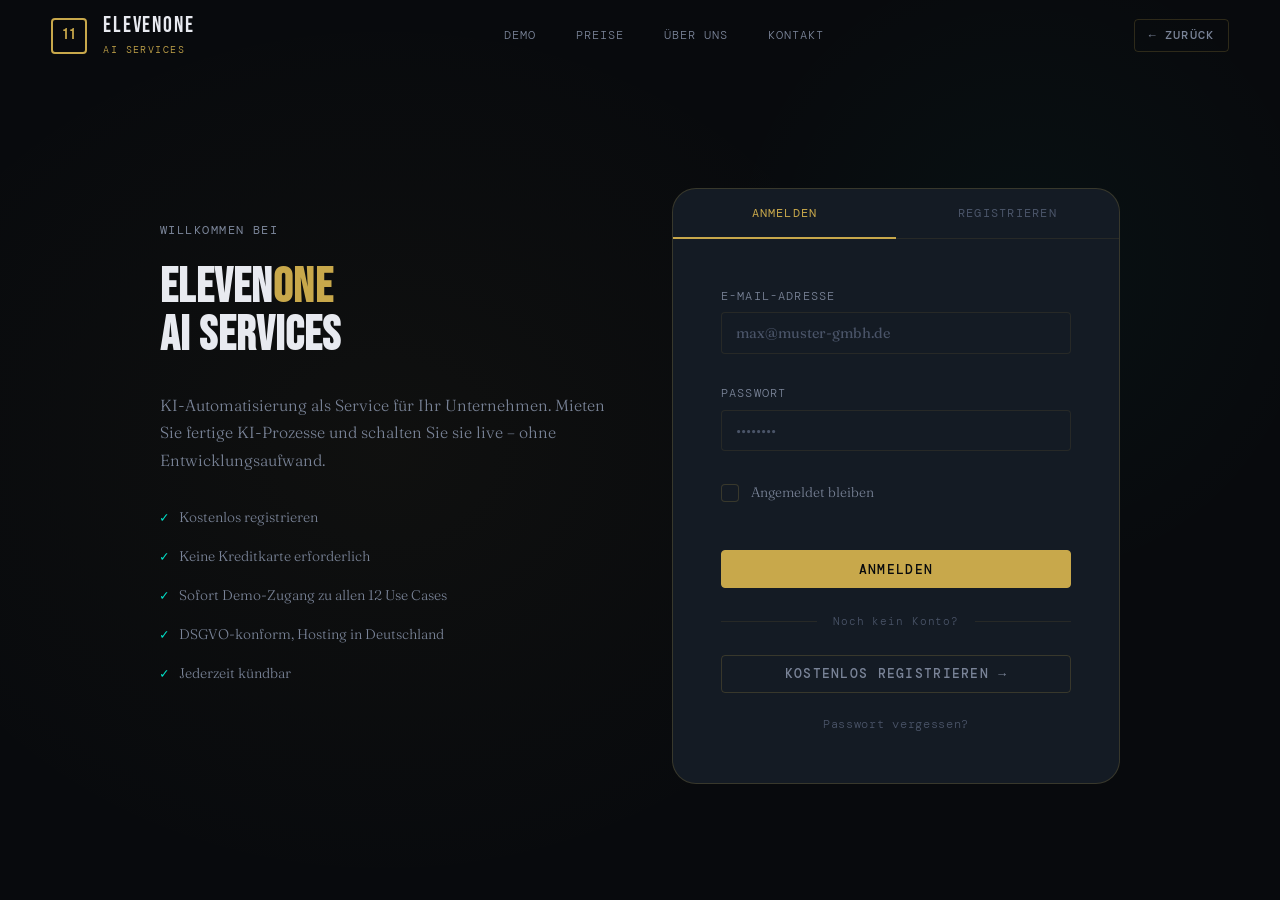
<file: admin.html>
<!DOCTYPE html>
<html lang="de">
<head>
  <meta charset="UTF-8" />
  <meta name="viewport" content="width=device-width, initial-scale=1.0" />
  <meta name="robots" content="noindex, nofollow" />
  <title>Admin – elevenOne AI Services</title>
  <link rel="preconnect" href="https://fonts.googleapis.com" />
  <link rel="preconnect" href="https://fonts.gstatic.com" crossorigin />
  <link rel="stylesheet" href="assets/css/style.css" />
  <link rel="stylesheet" href="assets/css/dashboard.css" />
</head>
<body>

  <div class="dashboard-layout">

    <!-- Mobile Sidebar-Toggle -->
    <button class="sidebar-toggle" id="sidebarToggle" aria-label="Menü öffnen">
      <span></span><span></span><span></span>
    </button>

    <!-- ══ SIDEBAR ════════════════════════════════════════════ -->
    <aside class="sidebar" id="sidebar">
      <div class="sidebar-logo">
        <a href="index.html" class="nav-logo">
          <div class="nav-logo-mark" style="background:rgba(0,229,204,0.12);border-color:rgba(0,229,204,0.3);">11</div>
          <div>
            <span class="nav-logo-text">elevenOne</span>
            <span class="nav-logo-sub" style="color:var(--accent-cyan);">Admin</span>
          </div>
        </a>
      </div>

      <nav class="sidebar-nav">
        <div class="sidebar-section-label">Administration</div>
        <a href="admin.html" class="sidebar-nav-item active" style="color:var(--accent-cyan);border-left-color:var(--accent-cyan);">
          <span class="sidebar-nav-icon">⊞</span> Übersicht
        </a>
        <a href="dashboard.html" class="sidebar-nav-item">
          <span class="sidebar-nav-icon">◈</span> Zum Dashboard
        </a>
        <a href="demo.html" class="sidebar-nav-item">
          <span class="sidebar-nav-icon">◉</span> Use Cases
        </a>

        <div class="sidebar-section-label" style="margin-top:var(--s2);">System</div>
        <button class="sidebar-nav-item" id="logoutBtn" style="width:100%;text-align:left;background:none;border:none;cursor:pointer;color:var(--text-muted);">
          <span class="sidebar-nav-icon">→</span> Abmelden
        </button>
      </nav>

      <div class="sidebar-footer">
        <div class="sidebar-user">
          <div class="sidebar-user-avatar" style="background:rgba(0,229,204,0.12);color:var(--accent-cyan);border-color:rgba(0,229,204,0.3);">AD</div>
          <div class="sidebar-user-info">
            <div class="sidebar-user-company">Administrator</div>
            <div class="sidebar-user-email" id="adminSidebarEmail">admin@elevenone.at</div>
          </div>
        </div>
        <div style="margin-top:var(--s2);">
          <span class="admin-access-badge">⊕ Admin Access</span>
        </div>
      </div>
    </aside>

    <!-- ══ MAIN CONTENT ════════════════════════════════════════ -->
    <main class="dashboard-main">

      <!-- Header -->
      <div class="dashboard-header">
        <div>
          <div class="dashboard-greeting">Admin Panel</div>
          <div class="dashboard-date" id="adminDate">Laden...</div>
        </div>
        <div style="display:flex;gap:var(--s2);">
          <a href="dashboard.html" class="btn btn-ghost btn-sm">← Zum Dashboard</a>
        </div>
      </div>

      <!-- Stats -->
      <div class="stats-grid" style="margin-bottom:var(--s6);">
        <div class="stat-card">
          <div class="stat-label">Registrierte Kunden</div>
          <div class="stat-value gold" id="adminStatUsers">–</div>
          <div class="stat-trend">Gesamt aktive Accounts</div>
          <div class="stat-bg-number">K</div>
        </div>
        <div class="stat-card">
          <div class="stat-label">Live Use Cases</div>
          <div class="stat-value cyan" id="adminStatLive">–</div>
          <div class="stat-trend">Produktiv im Betrieb</div>
          <div class="stat-bg-number">L</div>
        </div>
        <div class="stat-card">
          <div class="stat-label">In Testphase</div>
          <div class="stat-value amber" id="adminStatTest">–</div>
          <div class="stat-trend">Konfiguration / Test</div>
          <div class="stat-bg-number">T</div>
        </div>
        <div class="stat-card">
          <div class="stat-label">Monatl. Umsatz (est.)</div>
          <div class="stat-value gold" id="adminStatRevenue">–</div>
          <div class="stat-trend">Live + Test UCs gesamt</div>
          <div class="stat-bg-number">€</div>
        </div>
      </div>

      <!-- Benutzer-Tabelle -->
      <div style="display:flex;align-items:center;justify-content:space-between;margin-bottom:var(--s3);gap:var(--s4);flex-wrap:wrap;">
        <h2 class="display-md" style="font-size:1.3rem;">Kundenverwaltung</h2>
        <input
          type="search"
          id="userSearch"
          class="form-control"
          placeholder="Suchen: Firma, E-Mail, Stadt..."
          style="max-width:320px;"
        />
      </div>

      <div class="admin-table-wrap">
        <table class="admin-table">
          <thead>
            <tr>
              <th style="width:44px;"></th>
              <th>Firma / Name</th>
              <th>E-Mail</th>
              <th>Standort</th>
              <th>Use Cases</th>
              <th>Registriert</th>
              <th style="width:110px;"></th>
            </tr>
          </thead>
          <tbody id="userTableBody">
            <!-- Befüllt durch admin.js -->
          </tbody>
        </table>
      </div>

    </main>
  </div>

  <!-- ══ OVERLAY ═════════════════════════════════════════════════ -->
  <div class="panel-overlay" id="panelOverlay"></div>

  <!-- ══ EDIT PANEL ══════════════════════════════════════════════ -->
  <div class="config-panel" id="editPanel" style="width:520px;">
    <div class="panel-header">
      <div>
        <div class="label-mono-muted" style="font-size:0.62rem;letter-spacing:0.14em;text-transform:uppercase;margin-bottom:0.25rem;">Benutzer bearbeiten</div>
        <h3 class="display-md" id="panelUserName" style="font-size:1.1rem;margin:0;"></h3>
        <div style="font-family:var(--font-mono);font-size:0.68rem;color:var(--text-muted);margin-top:0.25rem;" id="panelUserEmail"></div>
      </div>
      <button class="modal-close" id="panelClose">✕</button>
    </div>

    <div class="panel-body">

      <!-- Stammdaten -->
      <div class="panel-section">
        <div class="panel-section-title">// Stammdaten</div>
        <div style="display:grid;grid-template-columns:1fr 1fr;gap:var(--s2);">
          <div class="form-group">
            <label class="form-label">Vorname</label>
            <input type="text" class="form-control" id="editFirstName" />
          </div>
          <div class="form-group">
            <label class="form-label">Nachname</label>
            <input type="text" class="form-control" id="editLastName" />
          </div>
        </div>
        <div class="form-group">
          <label class="form-label">Firma</label>
          <input type="text" class="form-control" id="editCompany" />
        </div>
        <div class="form-group">
          <label class="form-label">E-Mail</label>
          <input type="email" class="form-control" id="editEmail" />
        </div>
      </div>

      <!-- Rechnungsadresse -->
      <div class="panel-section">
        <div class="panel-section-title">// Rechnungsadresse</div>
        <div class="form-group">
          <label class="form-label">Straße &amp; Hausnummer</label>
          <input type="text" class="form-control" id="editStreet" />
        </div>
        <div style="display:grid;grid-template-columns:120px 1fr;gap:var(--s2);">
          <div class="form-group">
            <label class="form-label">PLZ</label>
            <input type="text" class="form-control" id="editZip" />
          </div>
          <div class="form-group">
            <label class="form-label">Stadt</label>
            <input type="text" class="form-control" id="editCity" />
          </div>
        </div>
        <div style="display:grid;grid-template-columns:1fr 1fr;gap:var(--s2);">
          <div class="form-group">
            <label class="form-label">Land</label>
            <input type="text" class="form-control" id="editCountry" placeholder="Österreich" />
          </div>
          <div class="form-group">
            <label class="form-label">USt-IdNr.</label>
            <input type="text" class="form-control" id="editUstId" placeholder="ATU12345678" />
          </div>
        </div>
      </div>

      <!-- Use Cases -->
      <div class="panel-section">
        <div class="panel-section-title">// Use Cases</div>
        <div id="editPanelUCList" style="display:flex;flex-direction:column;gap:var(--s2);">
          <!-- Befüllt durch admin.js -->
        </div>
      </div>

      <!-- Gefahrenzone -->
      <div class="panel-section" style="margin-bottom:0;">
        <div class="panel-section-title" style="color:rgba(255,59,92,0.6);">// Gefahrenzone</div>
        <button class="btn btn-sm" id="deleteUserBtn" style="background:transparent;color:#ff3b5c;border:1px solid rgba(255,59,92,0.3);width:100%;padding:0.6em;">
          Benutzer endgültig löschen
        </button>
      </div>

    </div>

    <div class="panel-footer">
      <div style="display:flex;gap:var(--s2);">
        <button class="btn btn-primary" style="flex:1;" id="saveUserBtn">Änderungen speichern</button>
        <button class="btn btn-ghost" id="cancelEditBtn">Abbrechen</button>
      </div>
    </div>
  </div>

  <!-- Toast -->
  <div class="toast-container" id="toastContainer"></div>

  <script type="module" src="assets/js/admin.js"></script>
</body>
</html>
</file>
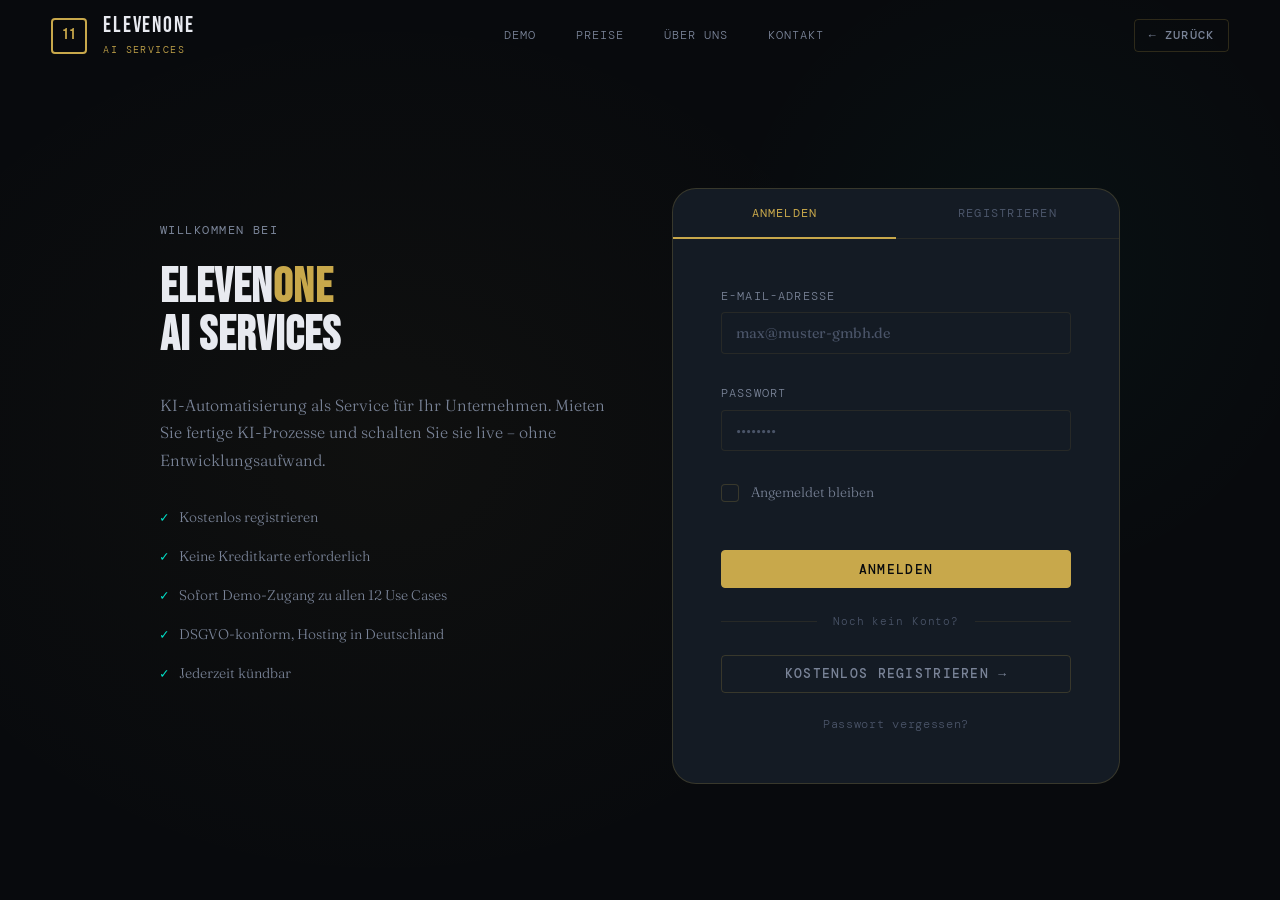
<file: auth.html>
<!DOCTYPE html>
<html lang="de">
<head>
  <meta charset="UTF-8" />
  <meta name="viewport" content="width=device-width, initial-scale=1.0" />
  <meta name="description" content="elevenOne AI Services – Anmelden oder kostenlos registrieren." />
  <title>Anmelden / Registrieren – elevenOne AI Services</title>
  <link rel="preconnect" href="https://fonts.googleapis.com" />
  <link rel="preconnect" href="https://fonts.gstatic.com" crossorigin />
  <link rel="stylesheet" href="assets/css/style.css" />
  <style>
    .auth-page {
      min-height: 100svh;
      display: flex;
      align-items: center;
      padding: calc(var(--nav-height) + var(--s6)) var(--s4) var(--s6);
      position: relative;
    }

    .auth-page::before {
      content: '';
      position: absolute;
      inset: 0;
      background:
        radial-gradient(ellipse 60% 70% at 30% 50%, rgba(200,168,75,0.04) 0%, transparent 70%),
        radial-gradient(ellipse 40% 60% at 80% 30%, rgba(0,229,204,0.03) 0%, transparent 60%);
    }

    .auth-container {
      max-width: 960px;
      margin: 0 auto;
      width: 100%;
      position: relative;
      z-index: 1;
      display: grid;
      grid-template-columns: 1fr 1fr;
      gap: var(--s8);
      align-items: start;
    }

    .auth-brand {
      padding-top: var(--s4);
    }

    .auth-brand .label-mono {
      margin-bottom: var(--s3);
    }

    .auth-brand h1 {
      font-family: var(--font-display);
      font-size: clamp(2rem, 4vw, 3rem);
      letter-spacing: 0.02em;
      text-transform: uppercase;
      line-height: 1;
      margin-bottom: var(--s4);
    }

    .auth-brand p {
      color: var(--text-secondary);
      line-height: 1.7;
      margin-bottom: var(--s4);
    }

    .auth-features {
      display: flex;
      flex-direction: column;
      gap: var(--s2);
      margin-top: var(--s4);
    }

    .auth-feature-item {
      display: flex;
      align-items: center;
      gap: 0.75em;
      font-size: 0.875rem;
      color: var(--text-secondary);
    }

    .auth-feature-item::before {
      content: '✓';
      color: var(--accent-cyan);
      font-family: var(--font-mono);
    }

    .auth-card {
      background: var(--bg-elevated);
      border: 1px solid var(--border-default);
      border-radius: var(--r-xl);
      overflow: hidden;
    }

    .auth-tabs {
      display: flex;
      border-bottom: 1px solid var(--border-subtle);
    }

    .auth-tab {
      flex: 1;
      padding: 1rem;
      font-family: var(--font-mono);
      font-size: 0.78rem;
      letter-spacing: 0.1em;
      text-transform: uppercase;
      color: var(--text-muted);
      background: transparent;
      border: none;
      cursor: pointer;
      transition: all var(--t-fast) ease;
      border-bottom: 2px solid transparent;
      margin-bottom: -1px;
    }

    .auth-tab.active {
      color: var(--accent-gold);
      border-bottom-color: var(--accent-gold);
    }

    .auth-tab:hover:not(.active) {
      color: var(--text-secondary);
    }

    .auth-form-panel {
      padding: var(--s6);
      display: none;
    }

    .auth-form-panel.active { display: block; }

    .auth-divider {
      display: flex;
      align-items: center;
      gap: 1rem;
      margin: var(--s3) 0;
    }

    .auth-divider::before,
    .auth-divider::after {
      content: '';
      flex: 1;
      height: 1px;
      background: var(--border-subtle);
    }

    .auth-divider span {
      font-family: var(--font-mono);
      font-size: 0.7rem;
      color: var(--text-muted);
      letter-spacing: 0.08em;
      white-space: nowrap;
    }

    .billing-section {
      margin-top: var(--s4);
      padding-top: var(--s4);
      border-top: 1px solid var(--border-subtle);
    }

    .password-strength {
      height: 3px;
      background: var(--bg-surface);
      border-radius: 2px;
      overflow: hidden;
      margin-top: 0.4rem;
    }

    .password-strength-fill {
      height: 100%;
      border-radius: 2px;
      transition: width 0.3s ease, background 0.3s ease;
      width: 0%;
    }

    @media (max-width: 768px) {
      .auth-container { grid-template-columns: 1fr; }
      .auth-brand { display: none; }
    }
  </style>
</head>
<body>

  <!-- Navigation -->
  <nav class="site-nav scrolled" id="siteNav">
    <div class="nav-inner">
      <a href="index.html" class="nav-logo">
        <div class="nav-logo-mark">11</div>
        <div><span class="nav-logo-text">elevenOne</span><span class="nav-logo-sub">AI Services</span></div>
      </a>
      <div class="nav-links">
        <a href="demo.html" class="nav-link">Demo</a>
        <a href="pricing.html" class="nav-link">Preise</a>
        <a href="about.html" class="nav-link">Über uns</a>
        <a href="contact.html" class="nav-link">Kontakt</a>
      </div>
      <div class="nav-actions">
        <a href="index.html" class="btn btn-ghost btn-sm">← Zurück</a>
      </div>
      <button class="nav-hamburger" id="navHamburger"><span></span><span></span><span></span></button>
    </div>
  </nav>
  <div class="nav-mobile" id="navMobile">
    <a href="demo.html" class="nav-link">Demo</a>
    <a href="pricing.html" class="nav-link">Preise</a>
    <a href="about.html" class="nav-link">Über uns</a>
    <a href="contact.html" class="nav-link">Kontakt</a>
  </div>

  <main class="auth-page">
    <div class="auth-container">

      <!-- Linke Seite: Brand -->
      <div class="auth-brand">
        <p class="label-mono">Willkommen bei</p>
        <h1>eleven<span style="color:var(--accent-gold);">One</span><br/>AI Services</h1>
        <p>
          KI-Automatisierung als Service für Ihr Unternehmen.
          Mieten Sie fertige KI-Prozesse und schalten Sie sie
          live – ohne Entwicklungsaufwand.
        </p>

        <div class="auth-features">
          <div class="auth-feature-item">Kostenlos registrieren</div>
          <div class="auth-feature-item">Keine Kreditkarte erforderlich</div>
          <div class="auth-feature-item">Sofort Demo-Zugang zu allen 12 Use Cases</div>
          <div class="auth-feature-item">DSGVO-konform, Hosting in Deutschland</div>
          <div class="auth-feature-item">Jederzeit kündbar</div>
        </div>
      </div>

      <!-- Rechte Seite: Formular -->
      <div class="auth-card">
        <div class="auth-tabs">
          <button class="auth-tab active" id="tabLogin" data-tab="login">Anmelden</button>
          <button class="auth-tab" id="tabRegister" data-tab="register">Registrieren</button>
        </div>

        <!-- LOGIN -->
        <div class="auth-form-panel active" id="panelLogin">
          <form id="loginForm" novalidate>
            <div style="display:flex;flex-direction:column;gap:var(--s3);">

              <div class="form-group">
                <label class="form-label" for="loginEmail">E-Mail-Adresse</label>
                <input type="email" id="loginEmail" class="form-control" placeholder="max@muster-gmbh.de" autocomplete="email" />
                <span class="form-error" id="loginEmailError"></span>
              </div>

              <div class="form-group">
                <label class="form-label" for="loginPassword">Passwort</label>
                <input type="password" id="loginPassword" class="form-control" placeholder="••••••••" autocomplete="current-password" />
                <span class="form-error" id="loginPasswordError"></span>
              </div>

              <label class="form-check">
                <input type="checkbox" id="stayLoggedIn" />
                <span class="form-check-label">Angemeldet bleiben</span>
              </label>

              <span class="form-error" id="loginGeneralError" style="text-align:center;"></span>

              <button type="submit" class="btn btn-primary" style="width:100%;" id="loginSubmitBtn">
                Anmelden
              </button>
            </div>

            <div class="auth-divider" style="margin-top:1.5rem;">
              <span>Noch kein Konto?</span>
            </div>
            <button type="button" class="btn btn-ghost" style="width:100%;" id="switchToRegister">
              Kostenlos registrieren →
            </button>

            <p style="text-align:center;margin-top:1rem;">
              <a href="#" id="forgotPassword" style="font-family:var(--font-mono);font-size:0.72rem;color:var(--text-muted);letter-spacing:0.06em;">
                Passwort vergessen?
              </a>
            </p>
          </form>
        </div>

        <!-- REGISTRIERUNG -->
        <div class="auth-form-panel" id="panelRegister">
          <form id="registerForm" novalidate>
            <div style="display:flex;flex-direction:column;gap:var(--s3);">

              <div class="form-group">
                <label class="form-label" for="regCompany">Unternehmen *</label>
                <input type="text" id="regCompany" class="form-control" placeholder="Muster GmbH" autocomplete="organization" />
                <span class="form-error" id="regCompanyError"></span>
              </div>

              <div class="form-row">
                <div class="form-group">
                  <label class="form-label" for="regFirstName">Vorname *</label>
                  <input type="text" id="regFirstName" class="form-control" placeholder="Max" autocomplete="given-name" />
                  <span class="form-error" id="regFirstNameError"></span>
                </div>
                <div class="form-group">
                  <label class="form-label" for="regLastName">Nachname *</label>
                  <input type="text" id="regLastName" class="form-control" placeholder="Mustermann" autocomplete="family-name" />
                  <span class="form-error" id="regLastNameError"></span>
                </div>
              </div>

              <div class="form-group">
                <label class="form-label" for="regEmail">E-Mail-Adresse *</label>
                <input type="email" id="regEmail" class="form-control" placeholder="max@muster-gmbh.de" autocomplete="email" />
                <span class="form-error" id="regEmailError"></span>
              </div>

              <div class="form-row">
                <div class="form-group">
                  <label class="form-label" for="regPassword">Passwort *</label>
                  <input type="password" id="regPassword" class="form-control" placeholder="Min. 8 Zeichen" autocomplete="new-password" />
                  <div class="password-strength"><div class="password-strength-fill" id="passwordStrengthFill"></div></div>
                  <span class="form-error" id="regPasswordError"></span>
                </div>
                <div class="form-group">
                  <label class="form-label" for="regPasswordConfirm">Passwort wiederholen *</label>
                  <input type="password" id="regPasswordConfirm" class="form-control" placeholder="••••••••" autocomplete="new-password" />
                  <span class="form-error" id="regPasswordConfirmError"></span>
                </div>
              </div>

              <!-- Rechnungsadresse -->
              <div class="billing-section">
                <h4 class="label-mono" style="margin-bottom:var(--s3);">Rechnungsadresse</h4>

                <div class="form-group" style="margin-bottom:var(--s2);">
                  <label class="form-label" for="regStreet">Straße und Hausnummer *</label>
                  <input type="text" id="regStreet" class="form-control" placeholder="Musterstraße 42" autocomplete="street-address" />
                  <span class="form-error" id="regStreetError"></span>
                </div>

                <div class="form-row" style="margin-bottom:var(--s2);">
                  <div class="form-group">
                    <label class="form-label" for="regZip">PLZ *</label>
                    <input type="text" id="regZip" class="form-control" placeholder="80333" autocomplete="postal-code" maxlength="10" />
                    <span class="form-error" id="regZipError"></span>
                  </div>
                  <div class="form-group">
                    <label class="form-label" for="regCity">Stadt *</label>
                    <input type="text" id="regCity" class="form-control" placeholder="München" autocomplete="address-level2" />
                    <span class="form-error" id="regCityError"></span>
                  </div>
                </div>

                <div class="form-row" style="margin-bottom:0;">
                  <div class="form-group">
                    <label class="form-label" for="regCountry">Land *</label>
                    <select id="regCountry" class="form-control" autocomplete="country-name">
                      <option value="Deutschland">Deutschland</option>
                      <option value="Österreich">Österreich</option>
                      <option value="Schweiz">Schweiz</option>
                    </select>
                  </div>
                  <div class="form-group">
                    <label class="form-label" for="regUstIdNr">USt-IdNr. (optional)</label>
                    <input type="text" id="regUstIdNr" class="form-control" placeholder="DE123456789" />
                  </div>
                </div>
              </div>

              <!-- Checkboxen -->
              <label class="form-check">
                <input type="checkbox" id="regAgb" required />
                <span class="form-check-label">
                  Ich akzeptiere die <a href="#" style="color:var(--accent-gold);">AGB</a>
                  von elevenOne AI Services. *
                </span>
              </label>
              <span class="form-error" id="regAgbError"></span>

              <label class="form-check">
                <input type="checkbox" id="regDsgvo" required />
                <span class="form-check-label">
                  Ich habe die <a href="#" style="color:var(--accent-gold);">Datenschutzerklärung</a>
                  gelesen und stimme der Verarbeitung meiner Daten zu. *
                </span>
              </label>
              <span class="form-error" id="regDsgvoError"></span>

              <span class="form-error" id="regGeneralError" style="text-align:center;"></span>

              <button type="submit" class="btn btn-primary" style="width:100%;" id="registerSubmitBtn">
                Konto erstellen
              </button>
            </div>

            <div class="auth-divider" style="margin-top:1.5rem;">
              <span>Bereits registriert?</span>
            </div>
            <button type="button" class="btn btn-ghost" style="width:100%;" id="switchToLogin">
              Zur Anmeldung →
            </button>
          </form>
        </div>
      </div>

    </div>
  </main>

  <div class="toast-container" id="toastContainer"></div>

  <script type="module" src="assets/js/app.js"></script>
  <script type="module" src="assets/js/auth.js"></script>
</body>
</html>
</file>
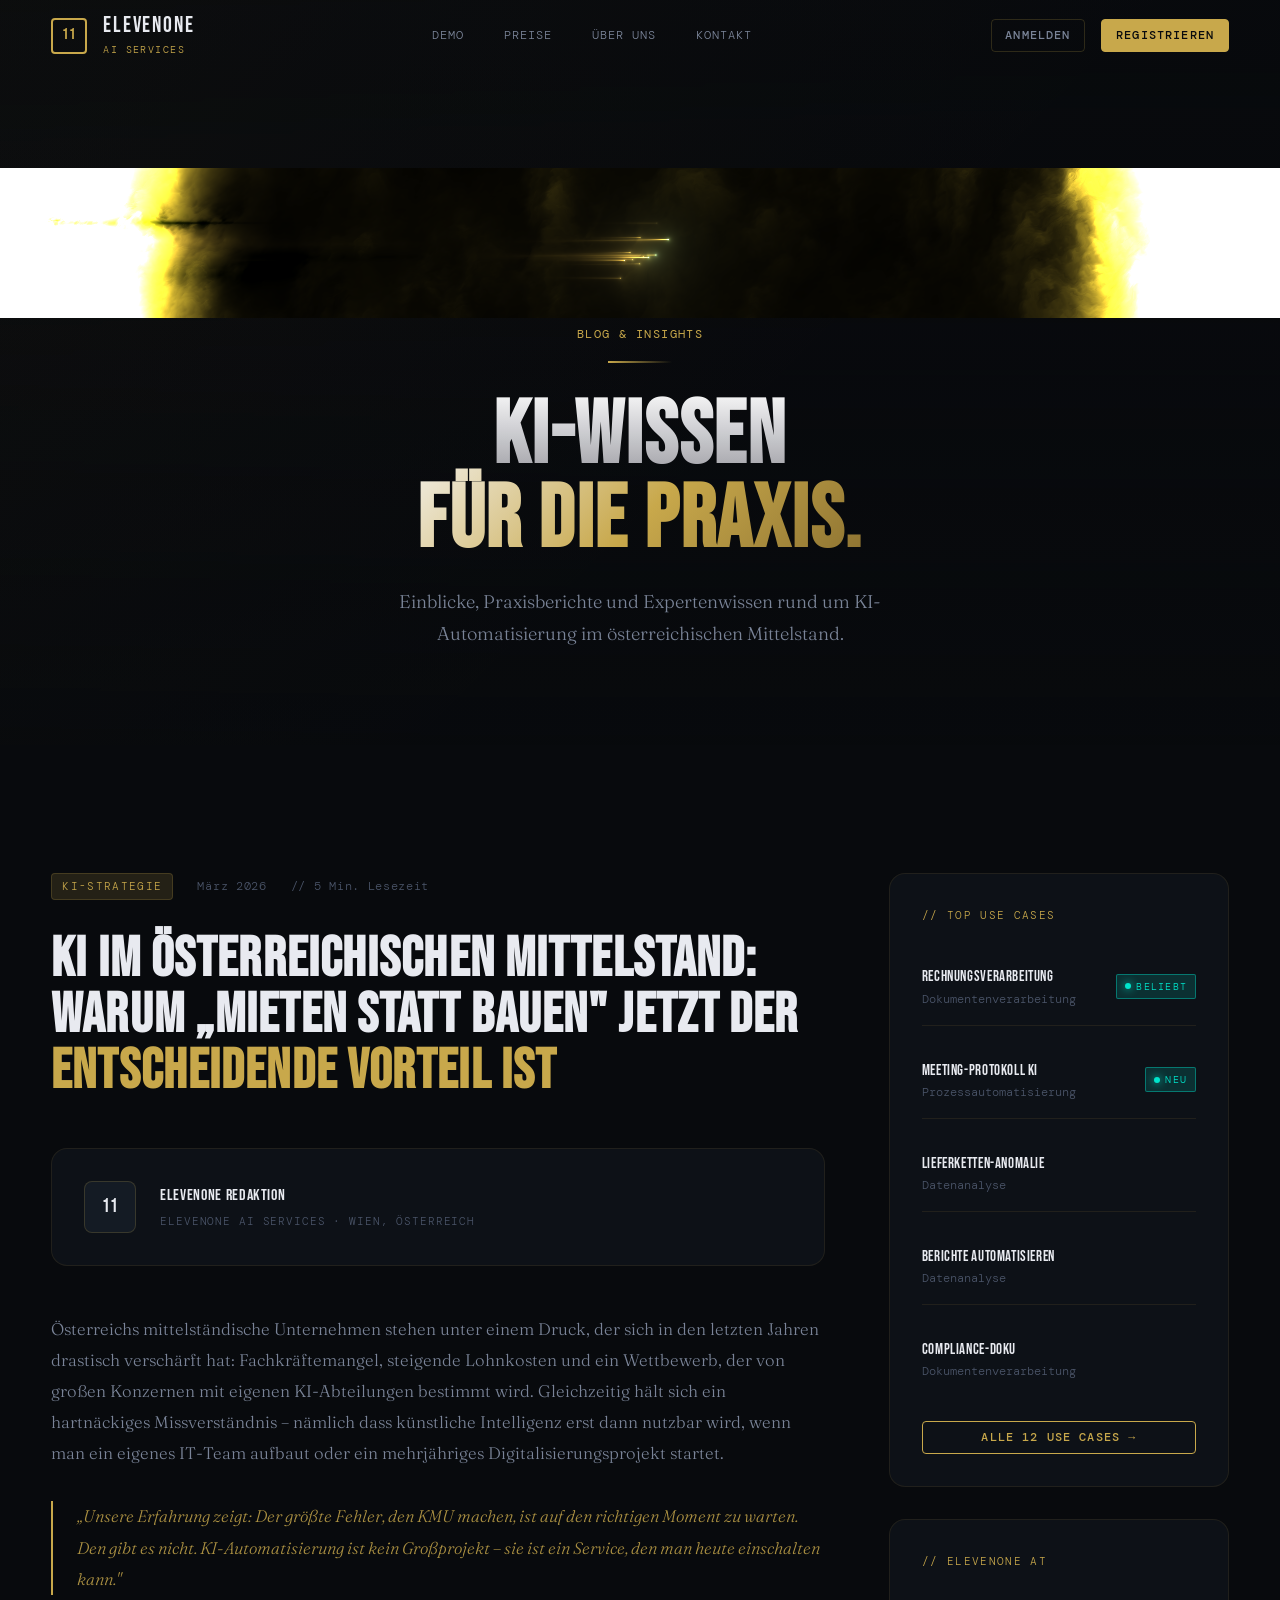
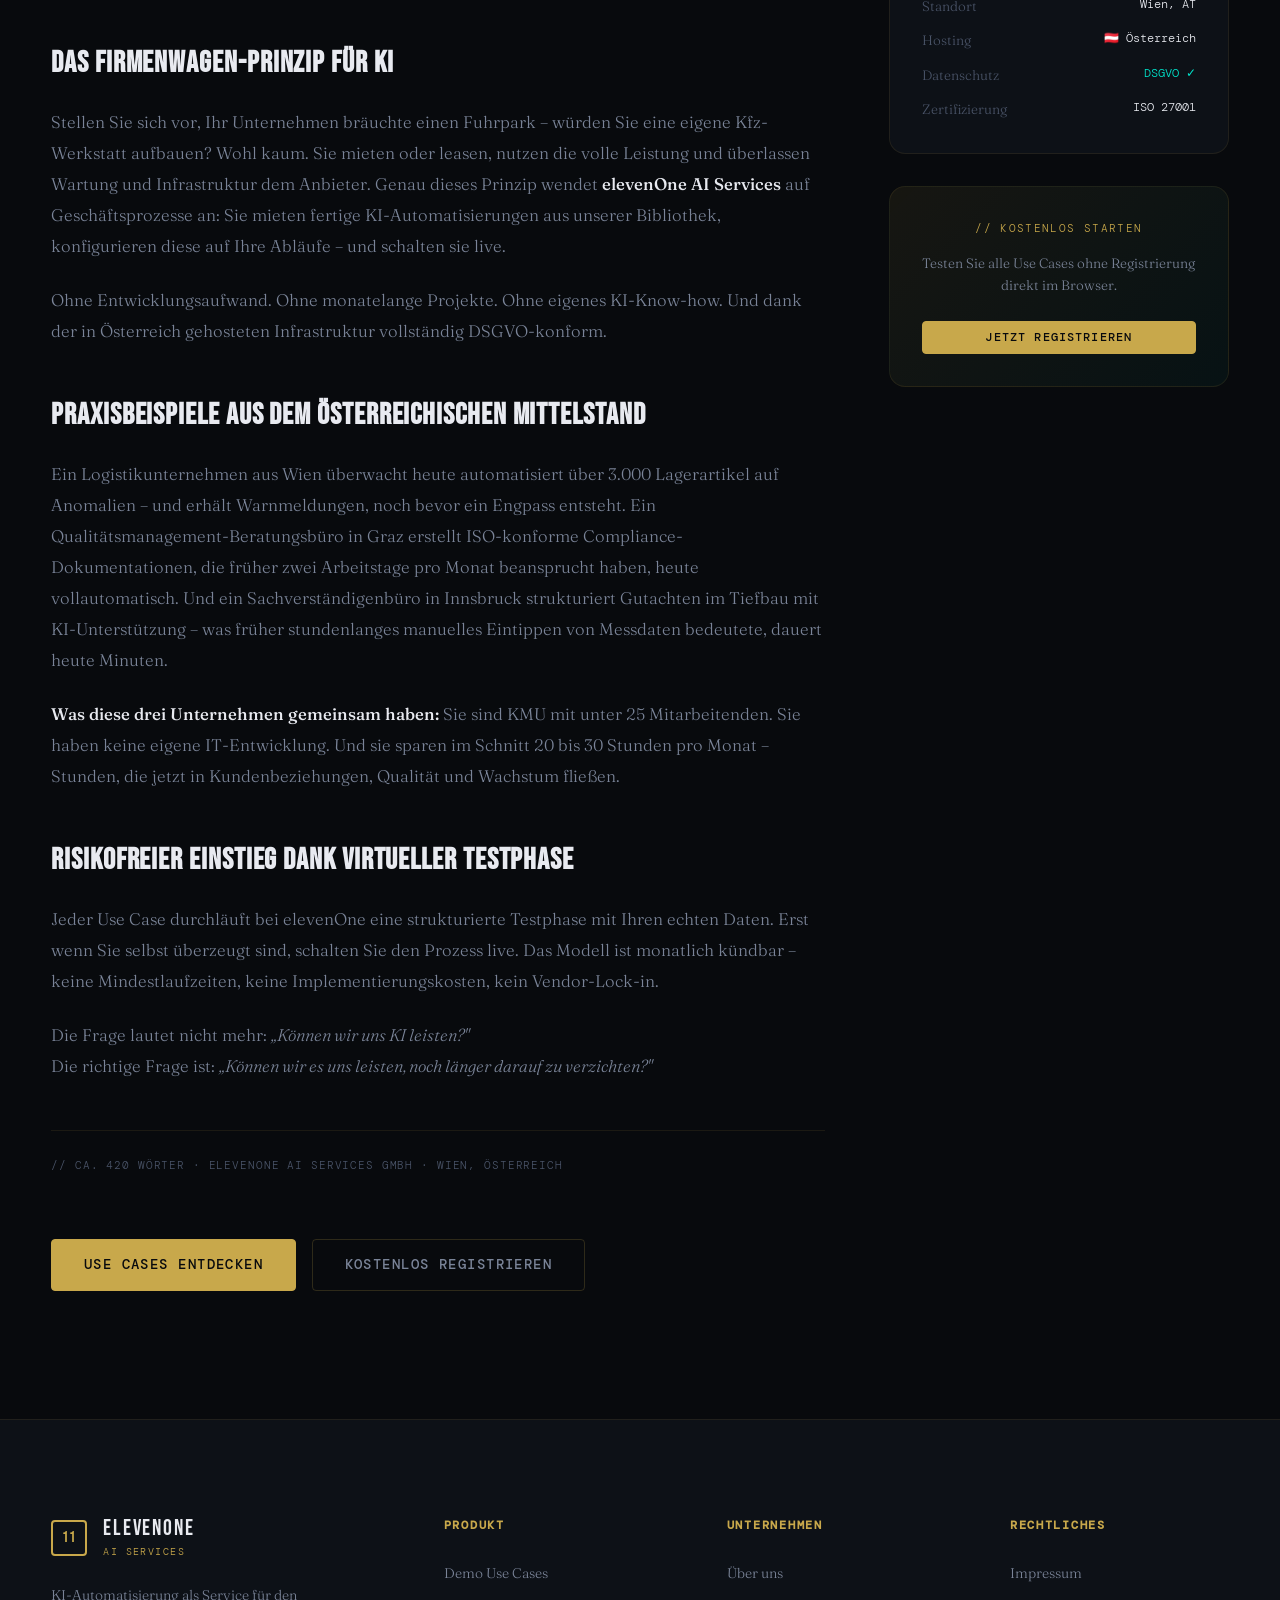
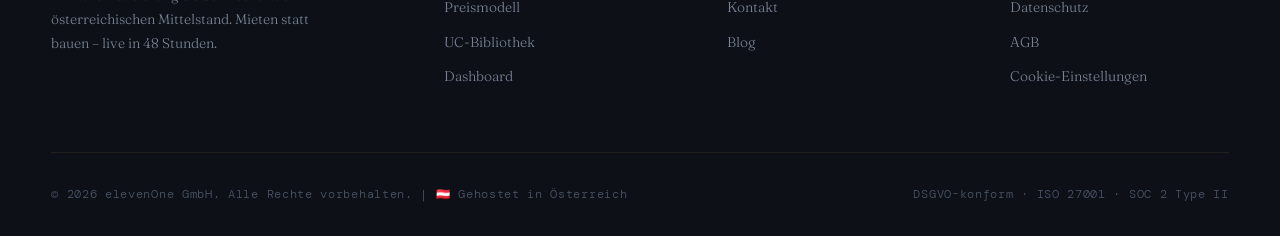
<file: blog.html>
<!DOCTYPE html>
<html lang="de">
<head>
  <meta charset="UTF-8" />
  <meta name="viewport" content="width=device-width, initial-scale=1.0" />
  <meta name="description" content="elevenOne Blog – KI-Automatisierung für den österreichischen Mittelstand. Praxisberichte, Einblicke und Expertenwissen zu KI-Prozessen als Service." />
  <title>Blog – elevenOne AI Services</title>
  <link rel="preconnect" href="https://fonts.googleapis.com" />
  <link rel="preconnect" href="https://fonts.gstatic.com" crossorigin />
  <link rel="stylesheet" href="assets/css/style.css" />
  <style>
    .blog-grid {
      display: grid;
      grid-template-columns: 1fr 340px;
      gap: var(--s8);
      align-items: start;
    }

    .article-meta {
      display: flex;
      align-items: center;
      gap: var(--s3);
      margin-bottom: var(--s4);
      flex-wrap: wrap;
    }

    .article-category {
      font-family: var(--font-mono);
      font-size: 0.7rem;
      letter-spacing: 0.12em;
      text-transform: uppercase;
      color: var(--accent-gold);
      background: var(--accent-gold-glow);
      border: 1px solid rgba(200,168,75,0.2);
      padding: 0.3em 0.9em;
      border-radius: var(--r-sm);
    }

    .article-date {
      font-family: var(--font-mono);
      font-size: 0.72rem;
      color: var(--text-muted);
      letter-spacing: 0.06em;
    }

    .article-body {
      font-family: var(--font-body);
      font-size: 1.05rem;
      line-height: 1.85;
      color: var(--text-secondary);
    }

    .article-body p { margin-bottom: 1.4rem; }

    .article-body h2 {
      font-family: var(--font-display);
      font-size: clamp(1.4rem, 3vw, 1.9rem);
      letter-spacing: 0.03em;
      text-transform: uppercase;
      color: var(--text-primary);
      margin: 2.5rem 0 1rem;
    }

    .article-body strong {
      color: var(--text-primary);
      font-weight: 500;
    }

    .article-body .highlight {
      border-left: 2px solid var(--accent-gold);
      padding-left: var(--s3);
      color: rgba(200, 168, 75, 0.85);
      font-style: italic;
      margin: 2rem 0;
    }

    .article-body .word-count {
      font-family: var(--font-mono);
      font-size: 0.68rem;
      color: var(--text-muted);
      letter-spacing: 0.08em;
      text-transform: uppercase;
      margin-top: var(--s6);
      padding-top: var(--s3);
      border-top: 1px solid var(--border-subtle);
    }

    /* Sidebar */
    .blog-sidebar {
      position: sticky;
      top: calc(var(--nav-height) + var(--s4));
      display: flex;
      flex-direction: column;
      gap: var(--s4);
    }

    .sidebar-widget {
      background: var(--bg-surface);
      border: 1px solid var(--border-subtle);
      border-radius: var(--r-lg);
      padding: var(--s4);
    }

    .sidebar-widget-title {
      font-family: var(--font-mono);
      font-size: 0.7rem;
      letter-spacing: 0.12em;
      text-transform: uppercase;
      color: var(--accent-gold);
      margin-bottom: var(--s3);
    }

    .sidebar-uc-list {
      display: flex;
      flex-direction: column;
      gap: var(--s2);
    }

    .sidebar-uc-item {
      display: flex;
      align-items: center;
      justify-content: space-between;
      padding: var(--s2) 0;
      border-bottom: 1px solid var(--border-subtle);
      font-size: 0.85rem;
    }

    .sidebar-uc-item:last-child { border-bottom: none; }

    .sidebar-uc-name {
      font-family: var(--font-display);
      font-size: 0.95rem;
      letter-spacing: 0.04em;
      text-transform: uppercase;
      color: var(--text-primary);
    }

    .author-box {
      display: flex;
      align-items: center;
      gap: var(--s3);
      padding: var(--s4);
      background: var(--bg-surface);
      border: 1px solid var(--border-subtle);
      border-radius: var(--r-lg);
      margin-top: var(--s6);
    }

    .author-avatar {
      width: 52px;
      height: 52px;
      border-radius: var(--r-md);
      background: var(--bg-elevated);
      border: 1px solid var(--border-default);
      display: flex;
      align-items: center;
      justify-content: center;
      font-family: var(--font-display);
      font-size: 1.2rem;
      flex-shrink: 0;
    }

    .author-name {
      font-family: var(--font-display);
      font-size: 1rem;
      letter-spacing: 0.04em;
      text-transform: uppercase;
      color: var(--text-primary);
    }

    .author-role {
      font-family: var(--font-mono);
      font-size: 0.68rem;
      color: var(--text-muted);
      letter-spacing: 0.08em;
      text-transform: uppercase;
      margin-top: 0.25rem;
    }

    @media (max-width: 900px) {
      .blog-grid {
        grid-template-columns: 1fr;
      }

      .blog-sidebar {
        position: static;
      }
    }
  </style>
</head>
<body>

  <!-- ══ NAVIGATION ══════════════════════════════════════════ -->
  <nav class="site-nav" id="siteNav">
    <div class="nav-inner">
      <a href="index.html" class="nav-logo">
        <div class="nav-logo-mark">11</div>
        <div>
          <span class="nav-logo-text">elevenOne</span>
          <span class="nav-logo-sub">AI Services</span>
        </div>
      </a>
      <div class="nav-links">
        <a href="demo.html" class="nav-link">Demo</a>
        <a href="pricing.html" class="nav-link">Preise</a>
        <a href="about.html" class="nav-link">Über uns</a>
        <a href="contact.html" class="nav-link">Kontakt</a>
      </div>
      <div class="nav-actions">
        <a href="auth.html" class="btn btn-ghost btn-sm" id="navLoginBtn">Anmelden</a>
        <a href="auth.html#register" class="btn btn-primary btn-sm">Registrieren</a>
      </div>
      <button class="nav-hamburger" id="navHamburger" aria-label="Menü öffnen">
        <span></span><span></span><span></span>
      </button>
    </div>
  </nav>

  <div class="nav-mobile" id="navMobile">
    <a href="demo.html" class="nav-link">Demo</a>
    <a href="pricing.html" class="nav-link">Preise</a>
    <a href="about.html" class="nav-link">Über uns</a>
    <a href="contact.html" class="nav-link">Kontakt</a>
    <div style="margin-top:1rem;display:flex;flex-direction:column;gap:0.75rem;">
      <a href="auth.html" class="btn btn-ghost">Anmelden</a>
      <a href="auth.html#register" class="btn btn-primary">Kostenlos registrieren</a>
    </div>
  </div>

  <!-- Page Hero -->
  <section class="page-hero">
    <canvas class="page-hero-canvas" data-shader></canvas>
    <div class="container">
      <p class="label-mono reveal">Blog &amp; Insights</p>
      <div class="section-divider centered" style="margin-top:1rem;"></div>
      <h1 class="display-xl reveal reveal-delay-1" style="margin-top:1.5rem;">
        <span class="ph-hl-white">KI-Wissen</span><br/>
        <span class="ph-hl-gold">für die Praxis.</span>
      </h1>
      <p class="body-lg reveal reveal-delay-2" style="color:var(--text-secondary);max-width:520px;margin:1.5rem auto 0;">
        Einblicke, Praxisberichte und Expertenwissen rund um
        KI-Automatisierung im österreichischen Mittelstand.
      </p>
    </div>
  </section>

  <!-- ══ BLOG-INHALT ══════════════════════════════════════════ -->
  <section class="section">
    <div class="container">
      <div class="blog-grid">

        <!-- ── Hauptartikel ──────────────────────────────────── -->
        <article>

          <div class="article-meta">
            <span class="article-category">KI-Strategie</span>
            <span class="article-date">März 2026</span>
            <span class="article-date">// 5 Min. Lesezeit</span>
          </div>

          <h1 class="display-lg reveal" style="margin-bottom:var(--s4);">
            KI im österreichischen Mittelstand:<br/>
            Warum „Mieten statt Bauen" jetzt der<br/>
            <span style="color:var(--accent-gold);">entscheidende Vorteil ist</span>
          </h1>

          <div class="author-box reveal">
            <div class="author-avatar">11</div>
            <div>
              <div class="author-name">elevenOne Redaktion</div>
              <div class="author-role">elevenOne AI Services · Wien, Österreich</div>
            </div>
          </div>

          <div class="article-body reveal" style="margin-top:var(--s6);">

            <p>
              Österreichs mittelständische Unternehmen stehen unter einem Druck, der sich in
              den letzten Jahren drastisch verschärft hat: Fachkräftemangel, steigende Lohnkosten
              und ein Wettbewerb, der von großen Konzernen mit eigenen KI-Abteilungen bestimmt
              wird. Gleichzeitig hält sich ein hartnäckiges Missverständnis – nämlich dass
              künstliche Intelligenz erst dann nutzbar wird, wenn man ein eigenes IT-Team aufbaut
              oder ein mehrjähriges Digitalisierungsprojekt startet.
            </p>

            <p class="highlight">
              „Unsere Erfahrung zeigt: Der größte Fehler, den KMU machen, ist auf den
              richtigen Moment zu warten. Den gibt es nicht. KI-Automatisierung ist kein
              Großprojekt – sie ist ein Service, den man heute einschalten kann."
            </p>

            <h2>Das Firmenwagen-Prinzip für KI</h2>

            <p>
              Stellen Sie sich vor, Ihr Unternehmen bräuchte einen Fuhrpark – würden Sie
              eine eigene Kfz-Werkstatt aufbauen? Wohl kaum. Sie mieten oder leasen, nutzen
              die volle Leistung und überlassen Wartung und Infrastruktur dem Anbieter.
              Genau dieses Prinzip wendet <strong>elevenOne AI Services</strong> auf
              Geschäftsprozesse an: Sie mieten fertige KI-Automatisierungen aus unserer
              Bibliothek, konfigurieren diese auf Ihre Abläufe – und schalten sie live.
            </p>

            <p>
              Ohne Entwicklungsaufwand. Ohne monatelange Projekte. Ohne eigenes KI-Know-how.
              Und dank der in Österreich gehosteten Infrastruktur vollständig DSGVO-konform.
            </p>

            <h2>Praxisbeispiele aus dem österreichischen Mittelstand</h2>

            <p>
              Ein Logistikunternehmen aus Wien überwacht heute automatisiert über 3.000
              Lagerartikel auf Anomalien – und erhält Warnmeldungen, noch bevor ein Engpass
              entsteht. Ein Qualitätsmanagement-Beratungsbüro in Graz erstellt ISO-konforme
              Compliance-Dokumentationen, die früher zwei Arbeitstage pro Monat beansprucht
              haben, heute vollautomatisch. Und ein Sachverständigenbüro in Innsbruck
              strukturiert Gutachten im Tiefbau mit KI-Unterstützung – was früher stundenlanges
              manuelles Eintippen von Messdaten bedeutete, dauert heute Minuten.
            </p>

            <p>
              <strong>Was diese drei Unternehmen gemeinsam haben:</strong> Sie sind KMU mit
              unter 25 Mitarbeitenden. Sie haben keine eigene IT-Entwicklung. Und sie sparen
              im Schnitt 20 bis 30 Stunden pro Monat – Stunden, die jetzt in Kundenbeziehungen,
              Qualität und Wachstum fließen.
            </p>

            <h2>Risikofreier Einstieg dank virtueller Testphase</h2>

            <p>
              Jeder Use Case durchläuft bei elevenOne eine strukturierte Testphase mit Ihren
              echten Daten. Erst wenn Sie selbst überzeugt sind, schalten Sie den Prozess live.
              Das Modell ist monatlich kündbar – keine Mindestlaufzeiten, keine
              Implementierungskosten, kein Vendor-Lock-in.
            </p>

            <p>
              Die Frage lautet nicht mehr: <em>„Können wir uns KI leisten?"</em><br/>
              Die richtige Frage ist: <em>„Können wir es uns leisten, noch länger darauf zu verzichten?"</em>
            </p>

            <div class="word-count">// ca. 420 Wörter · elevenOne AI Services GmbH · Wien, Österreich</div>

          </div>

          <!-- CTA am Artikelende -->
          <div style="margin-top:var(--s8);display:flex;gap:var(--s2);flex-wrap:wrap;" class="reveal">
            <a href="demo.html" class="btn btn-primary btn-lg">Use Cases entdecken</a>
            <a href="auth.html#register" class="btn btn-ghost btn-lg">Kostenlos registrieren</a>
          </div>

        </article>

        <!-- ── Sidebar ────────────────────────────────────────── -->
        <aside class="blog-sidebar reveal">

          <!-- Top 5 Use Cases -->
          <div class="sidebar-widget">
            <div class="sidebar-widget-title">// Top Use Cases</div>
            <div class="sidebar-uc-list">
              <div class="sidebar-uc-item">
                <div>
                  <div class="sidebar-uc-name">Rechnungsverarbeitung</div>
                  <div style="font-size:0.72rem;color:var(--text-muted);font-family:var(--font-mono);">Dokumentenverarbeitung</div>
                </div>
                <span class="badge badge-live">Beliebt</span>
              </div>
              <div class="sidebar-uc-item">
                <div>
                  <div class="sidebar-uc-name">Meeting-Protokoll KI</div>
                  <div style="font-size:0.72rem;color:var(--text-muted);font-family:var(--font-mono);">Prozessautomatisierung</div>
                </div>
                <span class="badge badge-live">Neu</span>
              </div>
              <div class="sidebar-uc-item">
                <div>
                  <div class="sidebar-uc-name">Lieferketten-Anomalie</div>
                  <div style="font-size:0.72rem;color:var(--text-muted);font-family:var(--font-mono);">Datenanalyse</div>
                </div>
              </div>
              <div class="sidebar-uc-item">
                <div>
                  <div class="sidebar-uc-name">Berichte automatisieren</div>
                  <div style="font-size:0.72rem;color:var(--text-muted);font-family:var(--font-mono);">Datenanalyse</div>
                </div>
              </div>
              <div class="sidebar-uc-item">
                <div>
                  <div class="sidebar-uc-name">Compliance-Doku</div>
                  <div style="font-size:0.72rem;color:var(--text-muted);font-family:var(--font-mono);">Dokumentenverarbeitung</div>
                </div>
              </div>
            </div>
            <a href="demo.html" class="btn btn-secondary btn-sm" style="width:100%;margin-top:var(--s3);text-align:center;">
              Alle 12 Use Cases →
            </a>
          </div>

          <!-- Quick Facts -->
          <div class="sidebar-widget">
            <div class="sidebar-widget-title">// elevenOne AT</div>
            <div style="display:flex;flex-direction:column;gap:0.75rem;font-size:0.85rem;">
              <div style="display:flex;justify-content:space-between;">
                <span style="color:var(--text-muted);">Standort</span>
                <span style="color:var(--text-primary);font-family:var(--font-mono);font-size:0.75rem;">Wien, AT</span>
              </div>
              <div style="display:flex;justify-content:space-between;">
                <span style="color:var(--text-muted);">Hosting</span>
                <span style="color:var(--text-primary);font-family:var(--font-mono);font-size:0.75rem;">🇦🇹 Österreich</span>
              </div>
              <div style="display:flex;justify-content:space-between;">
                <span style="color:var(--text-muted);">Datenschutz</span>
                <span style="color:var(--accent-cyan);font-family:var(--font-mono);font-size:0.75rem;">DSGVO ✓</span>
              </div>
              <div style="display:flex;justify-content:space-between;">
                <span style="color:var(--text-muted);">Zertifizierung</span>
                <span style="color:var(--text-primary);font-family:var(--font-mono);font-size:0.75rem;">ISO 27001</span>
              </div>
            </div>
          </div>

          <!-- CTA -->
          <div class="sidebar-widget" style="text-align:center;background:linear-gradient(135deg,rgba(200,168,75,0.08),rgba(0,229,204,0.04));">
            <div class="sidebar-widget-title" style="margin-bottom:var(--s2);">// Kostenlos starten</div>
            <p style="font-size:0.85rem;color:var(--text-secondary);margin-bottom:var(--s3);line-height:1.6;">
              Testen Sie alle Use Cases ohne Registrierung direkt im Browser.
            </p>
            <a href="auth.html#register" class="btn btn-primary btn-sm" style="width:100%;justify-content:center;">
              Jetzt registrieren
            </a>
          </div>

        </aside>

      </div>
    </div>
  </section>

  <!-- ══ FOOTER ════════════════════════════════════════════════ -->
  <footer class="site-footer">
    <div class="container">
      <div class="footer-grid">
        <div class="footer-brand">
          <a href="index.html" class="nav-logo" style="margin-bottom:1.5rem;">
            <div class="nav-logo-mark">11</div>
            <div>
              <span class="nav-logo-text">elevenOne</span>
              <span class="nav-logo-sub">AI Services</span>
            </div>
          </a>
          <p>KI-Automatisierung als Service für den österreichischen Mittelstand. Mieten statt bauen – live in 48 Stunden.</p>
        </div>
        <div class="footer-col">
          <h4>Produkt</h4>
          <ul>
            <li><a href="demo.html">Demo Use Cases</a></li>
            <li><a href="pricing.html">Preismodell</a></li>
            <li><a href="demo.html">UC-Bibliothek</a></li>
            <li><a href="dashboard.html">Dashboard</a></li>
          </ul>
        </div>
        <div class="footer-col">
          <h4>Unternehmen</h4>
          <ul>
            <li><a href="about.html">Über uns</a></li>
            <li><a href="contact.html">Kontakt</a></li>
            <li><a href="blog.html">Blog</a></li>
          </ul>
        </div>
        <div class="footer-col">
          <h4>Rechtliches</h4>
          <ul>
            <li><a href="#">Impressum</a></li>
            <li><a href="#">Datenschutz</a></li>
            <li><a href="#">AGB</a></li>
            <li><a href="#">Cookie-Einstellungen</a></li>
          </ul>
        </div>
      </div>
      <div class="footer-bottom">
        <p>© 2026 elevenOne GmbH. Alle Rechte vorbehalten. | 🇦🇹 Gehostet in Österreich</p>
        <p>DSGVO-konform · ISO 27001 · SOC 2 Type II</p>
      </div>
    </div>
  </footer>

  <div class="toast-container" id="toastContainer"></div>
  <script type="module" src="assets/js/app.js"></script>
  <script type="module" src="assets/js/shader-hero.js"></script>
</body>
</html>
</file>
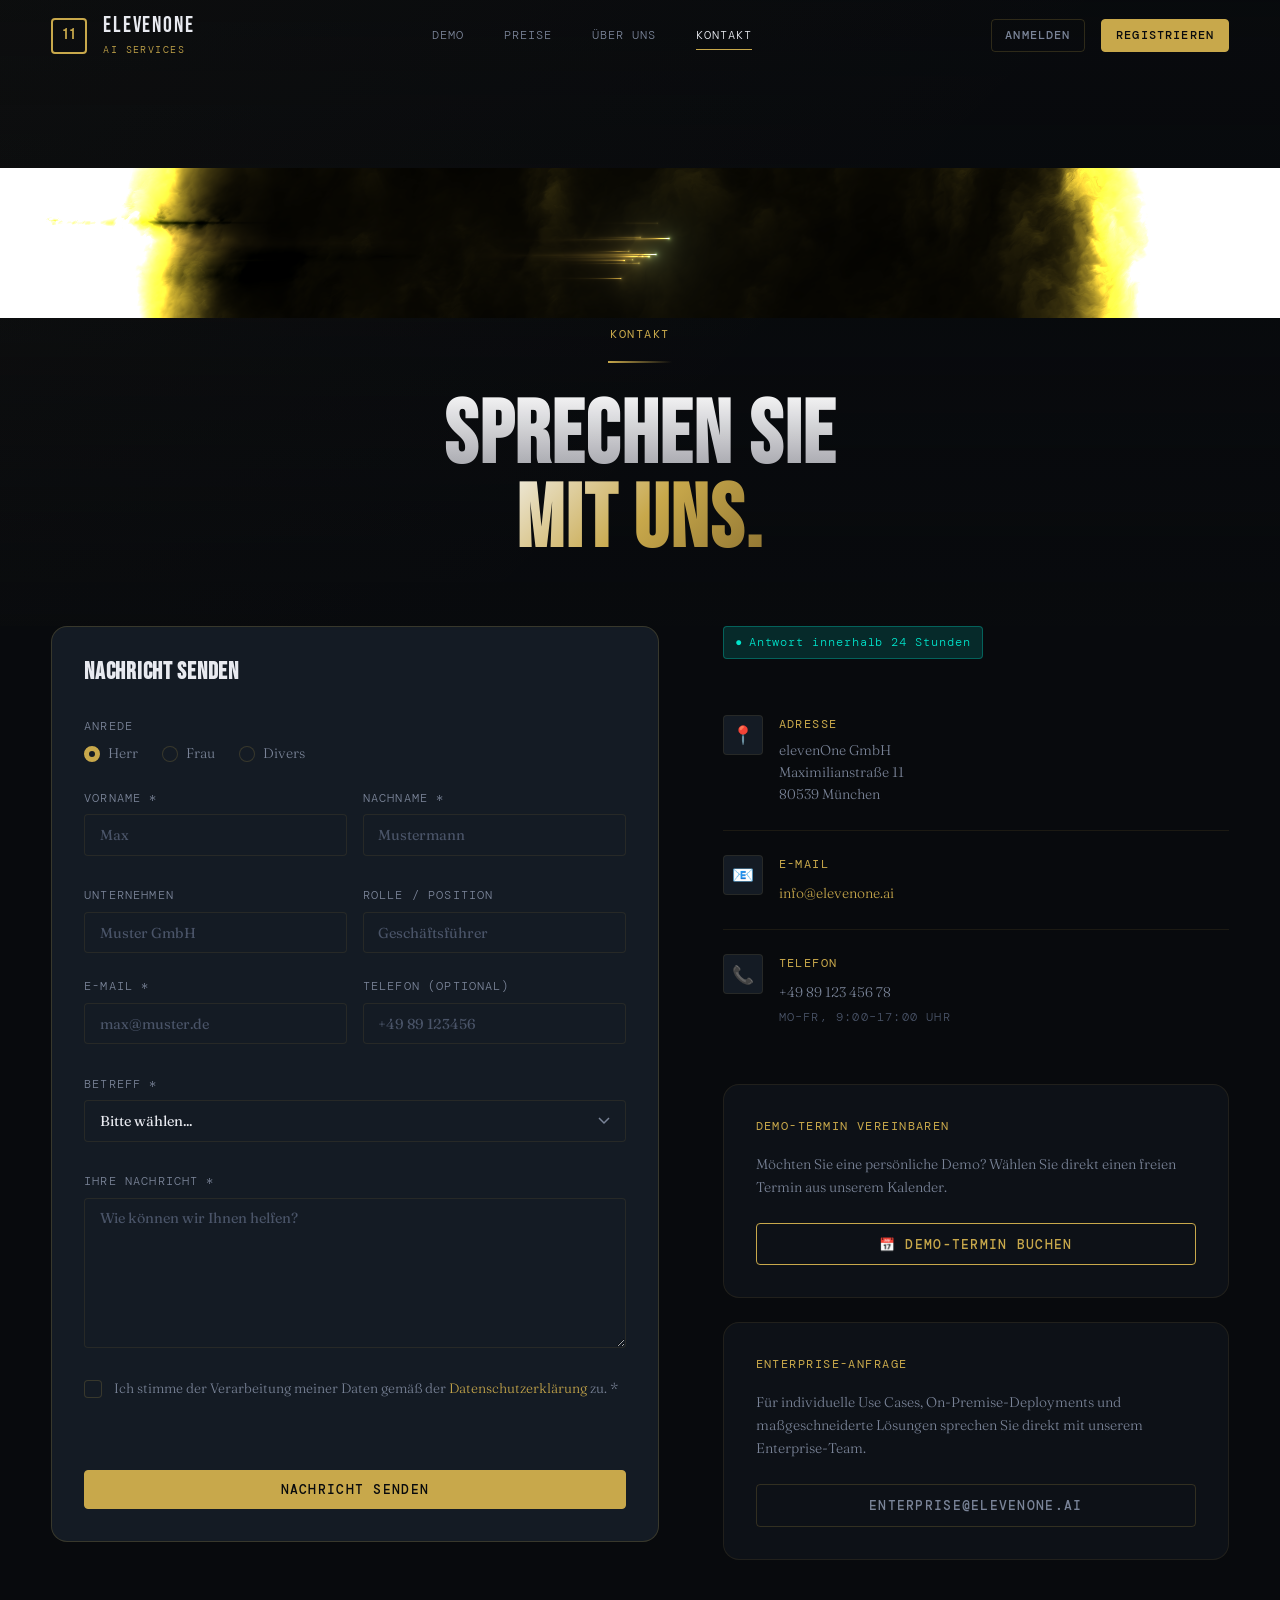
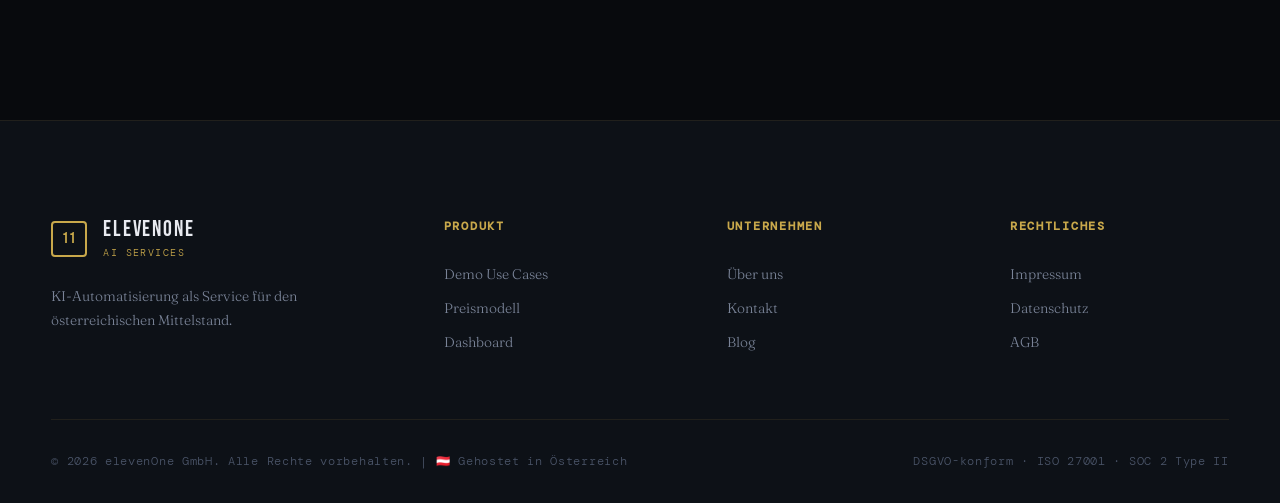
<file: contact.html>
<!DOCTYPE html>
<html lang="de">
<head>
  <meta charset="UTF-8" />
  <meta name="viewport" content="width=device-width, initial-scale=1.0" />
  <meta name="description" content="Kontakt zu elevenOne AI Services – Demo-Termin vereinbaren oder Fragen stellen." />
  <title>Kontakt – elevenOne AI Services</title>
  <link rel="preconnect" href="https://fonts.googleapis.com" />
  <link rel="preconnect" href="https://fonts.gstatic.com" crossorigin />
  <link rel="stylesheet" href="assets/css/style.css" />
  <style>
    .contact-grid {
      display: grid;
      grid-template-columns: 1.2fr 1fr;
      gap: var(--s8);
      align-items: start;
    }

    .contact-info-item {
      display: flex;
      align-items: flex-start;
      gap: var(--s2);
      padding: var(--s3) 0;
      border-bottom: 1px solid var(--border-subtle);
    }

    .contact-info-item:last-child { border-bottom: none; }

    .contact-info-icon {
      width: 40px;
      height: 40px;
      border: 1px solid var(--border-subtle);
      border-radius: var(--r-sm);
      display: flex;
      align-items: center;
      justify-content: center;
      flex-shrink: 0;
      font-size: 1.1rem;
      background: var(--bg-elevated);
    }

    .response-badge {
      display: inline-flex;
      align-items: center;
      gap: 0.5em;
      background: var(--accent-cyan-glow);
      border: 1px solid var(--border-cyan);
      border-radius: var(--r-sm);
      padding: 0.5em 1em;
      font-family: var(--font-mono);
      font-size: 0.72rem;
      letter-spacing: 0.08em;
      color: var(--accent-cyan);
    }

    .anrede-group {
      display: flex;
      gap: var(--s3);
    }

    .anrede-option {
      display: flex;
      align-items: center;
      gap: 0.5em;
      cursor: pointer;
    }

    .anrede-option input[type="radio"] {
      width: 16px;
      height: 16px;
      appearance: none;
      border: 1px solid var(--border-default);
      border-radius: 50%;
      background: var(--bg-elevated);
      cursor: pointer;
      position: relative;
      transition: all var(--t-fast) ease;
    }

    .anrede-option input[type="radio"]:checked {
      border-color: var(--accent-gold);
      border-width: 5px;
    }

    .anrede-option span {
      font-size: 0.875rem;
      color: var(--text-secondary);
    }

    @media (max-width: 768px) {
      .contact-grid { grid-template-columns: 1fr; }
    }
  </style>
</head>
<body>

  <!-- Navigation -->
  <nav class="site-nav" id="siteNav">
    <div class="nav-inner">
      <a href="index.html" class="nav-logo">
        <div class="nav-logo-mark">11</div>
        <div><span class="nav-logo-text">elevenOne</span><span class="nav-logo-sub">AI Services</span></div>
      </a>
      <div class="nav-links">
        <a href="demo.html" class="nav-link">Demo</a>
        <a href="pricing.html" class="nav-link">Preise</a>
        <a href="about.html" class="nav-link">Über uns</a>
        <a href="contact.html" class="nav-link active">Kontakt</a>
      </div>
      <div class="nav-actions">
        <a href="auth.html" class="btn btn-ghost btn-sm" id="navLoginBtn">Anmelden</a>
        <a href="auth.html#register" class="btn btn-primary btn-sm">Registrieren</a>
      </div>
      <button class="nav-hamburger" id="navHamburger"><span></span><span></span><span></span></button>
    </div>
  </nav>
  <div class="nav-mobile" id="navMobile">
    <a href="demo.html" class="nav-link">Demo</a>
    <a href="pricing.html" class="nav-link">Preise</a>
    <a href="about.html" class="nav-link">Über uns</a>
    <a href="contact.html" class="nav-link">Kontakt</a>
    <div style="margin-top:1rem;display:flex;flex-direction:column;gap:0.75rem;">
      <a href="auth.html" class="btn btn-ghost">Anmelden</a>
      <a href="auth.html#register" class="btn btn-primary">Kostenlos registrieren</a>
    </div>
  </div>

  <!-- Page Hero -->
  <section class="page-hero" style="padding-bottom:var(--s8);">
    <canvas class="page-hero-canvas" data-shader></canvas>
    <div class="container">
      <p class="label-mono reveal">Kontakt</p>
      <div class="section-divider centered" style="margin-top:1rem;"></div>
      <h1 class="display-xl reveal reveal-delay-1" style="margin-top:1.5rem;">
        <span class="ph-hl-white">Sprechen Sie</span><br/>
        <span class="ph-hl-gold">mit uns.</span>
      </h1>
    </div>
  </section>

  <!-- Contact Grid -->
  <section class="section-sm" style="padding-top:0;">
    <div class="container">
      <div class="contact-grid">

        <!-- Formular -->
        <div class="card card-elevated reveal">
          <h2 class="display-md" style="font-size:1.5rem;margin-bottom:var(--s4);">Nachricht senden</h2>

          <form id="contactForm" novalidate>
            <div style="display:flex;flex-direction:column;gap:var(--s3);">

              <!-- Anrede -->
              <div class="form-group">
                <label class="form-label">Anrede</label>
                <div class="anrede-group">
                  <label class="anrede-option">
                    <input type="radio" name="anrede" value="Herr" checked />
                    <span>Herr</span>
                  </label>
                  <label class="anrede-option">
                    <input type="radio" name="anrede" value="Frau" />
                    <span>Frau</span>
                  </label>
                  <label class="anrede-option">
                    <input type="radio" name="anrede" value="Divers" />
                    <span>Divers</span>
                  </label>
                </div>
              </div>

              <!-- Name -->
              <div class="form-row">
                <div class="form-group">
                  <label class="form-label" for="contactFirstName">Vorname *</label>
                  <input type="text" id="contactFirstName" class="form-control" placeholder="Max" />
                  <span class="form-error" id="contactFirstNameError"></span>
                </div>
                <div class="form-group">
                  <label class="form-label" for="contactLastName">Nachname *</label>
                  <input type="text" id="contactLastName" class="form-control" placeholder="Mustermann" />
                  <span class="form-error" id="contactLastNameError"></span>
                </div>
              </div>

              <!-- Firma / Rolle -->
              <div class="form-row">
                <div class="form-group">
                  <label class="form-label" for="contactCompany">Unternehmen</label>
                  <input type="text" id="contactCompany" class="form-control" placeholder="Muster GmbH" />
                </div>
                <div class="form-group">
                  <label class="form-label" for="contactRole">Rolle / Position</label>
                  <input type="text" id="contactRole" class="form-control" placeholder="Geschäftsführer" />
                </div>
              </div>

              <!-- Kontaktdaten -->
              <div class="form-row">
                <div class="form-group">
                  <label class="form-label" for="contactEmail">E-Mail *</label>
                  <input type="email" id="contactEmail" class="form-control" placeholder="max@muster.de" />
                  <span class="form-error" id="contactEmailError"></span>
                </div>
                <div class="form-group">
                  <label class="form-label" for="contactPhone">Telefon (optional)</label>
                  <input type="tel" id="contactPhone" class="form-control" placeholder="+49 89 123456" />
                </div>
              </div>

              <!-- Betreff -->
              <div class="form-group">
                <label class="form-label" for="contactSubject">Betreff *</label>
                <select id="contactSubject" class="form-control">
                  <option value="">Bitte wählen...</option>
                  <option value="demo">Demo-Termin vereinbaren</option>
                  <option value="allgemein">Allgemeine Anfrage</option>
                  <option value="technisch">Technische Frage</option>
                  <option value="enterprise">Enterprise-Anfrage</option>
                  <option value="partnership">Partnerschaft / Kooperation</option>
                  <option value="presse">Presse & Medien</option>
                </select>
                <span class="form-error" id="contactSubjectError"></span>
              </div>

              <!-- Nachricht -->
              <div class="form-group">
                <label class="form-label" for="contactMessage">Ihre Nachricht *</label>
                <textarea id="contactMessage" class="form-control" placeholder="Wie können wir Ihnen helfen?" style="min-height:150px;"></textarea>
                <span class="form-error" id="contactMessageError"></span>
              </div>

              <!-- Datenschutz -->
              <label class="form-check">
                <input type="checkbox" id="contactDsgvo" required />
                <span class="form-check-label">
                  Ich stimme der Verarbeitung meiner Daten gemäß der
                  <a href="#" style="color:var(--accent-gold);">Datenschutzerklärung</a> zu. *
                </span>
              </label>
              <span class="form-error" id="contactDsgvoError"></span>

              <span class="form-error" id="contactGeneralError" style="text-align:center;"></span>

              <button type="submit" class="btn btn-primary" style="width:100%;" id="contactSubmitBtn">
                Nachricht senden
              </button>
            </div>
          </form>

          <!-- Erfolgs-Nachricht -->
          <div id="contactSuccess" style="display:none;text-align:center;padding:var(--s6);">
            <div style="font-size:3rem;margin-bottom:1rem;">✓</div>
            <h3 class="display-md" style="font-size:1.5rem;color:var(--accent-cyan);margin-bottom:1rem;">
              Nachricht gesendet!
            </h3>
            <p style="color:var(--text-secondary);margin-bottom:var(--s4);">
              Vielen Dank für Ihre Nachricht. Wir melden uns innerhalb von 24 Stunden bei Ihnen.
            </p>
            <a href="index.html" class="btn btn-ghost">← Zurück zur Startseite</a>
          </div>
        </div>

        <!-- Kontaktinformationen -->
        <div>
          <div class="reveal" style="margin-bottom:var(--s4);">
            <div class="response-badge">
              <span>●</span> Antwort innerhalb 24 Stunden
            </div>
          </div>

          <div class="reveal">
            <div class="contact-info-item">
              <div class="contact-info-icon">📍</div>
              <div>
                <div class="label-mono" style="margin-bottom:0.25rem;">Adresse</div>
                <p style="font-size:0.875rem;color:var(--text-secondary);line-height:1.6;">
                  elevenOne GmbH<br/>
                  Maximilianstraße 11<br/>
                  80539 München
                </p>
              </div>
            </div>

            <div class="contact-info-item">
              <div class="contact-info-icon">📧</div>
              <div>
                <div class="label-mono" style="margin-bottom:0.25rem;">E-Mail</div>
                <a href="mailto:info@elevenone.ai" style="font-size:0.875rem;color:var(--accent-gold);">
                  info@elevenone.ai
                </a>
              </div>
            </div>

            <div class="contact-info-item">
              <div class="contact-info-icon">📞</div>
              <div>
                <div class="label-mono" style="margin-bottom:0.25rem;">Telefon</div>
                <a href="tel:+498912345678" style="font-size:0.875rem;color:var(--text-secondary);">
                  +49 89 123 456 78
                </a>
                <p class="label-mono-muted" style="margin-top:0.25rem;">Mo–Fr, 9:00–17:00 Uhr</p>
              </div>
            </div>
          </div>

          <div class="card reveal" style="margin-top:var(--s4);">
            <h4 class="label-mono" style="margin-bottom:var(--s2);">Demo-Termin vereinbaren</h4>
            <p style="font-size:0.875rem;color:var(--text-secondary);line-height:1.65;margin-bottom:var(--s3);">
              Möchten Sie eine persönliche Demo? Wählen Sie direkt einen
              freien Termin aus unserem Kalender.
            </p>
            <a href="#" class="btn btn-secondary" style="width:100%;" onclick="event.preventDefault(); document.getElementById('contactSubject').value='demo'; document.getElementById('contactMessage').focus();">
              📅 Demo-Termin buchen
            </a>
          </div>

          <div class="card reveal reveal-delay-1" style="margin-top:var(--s3);">
            <h4 class="label-mono" style="margin-bottom:var(--s2);">Enterprise-Anfrage</h4>
            <p style="font-size:0.875rem;color:var(--text-secondary);line-height:1.65;margin-bottom:var(--s3);">
              Für individuelle Use Cases, On-Premise-Deployments
              und maßgeschneiderte Lösungen sprechen Sie direkt
              mit unserem Enterprise-Team.
            </p>
            <a href="mailto:enterprise@elevenone.ai" class="btn btn-ghost" style="width:100%;">
              enterprise@elevenone.ai
            </a>
          </div>
        </div>
      </div>
    </div>
  </section>

  <!-- Footer -->
  <footer class="site-footer" style="margin-top:var(--s12);">
    <div class="container">
      <div class="footer-grid">
        <div class="footer-brand">
          <a href="index.html" class="nav-logo" style="margin-bottom:1.5rem;">
            <div class="nav-logo-mark">11</div>
            <div><span class="nav-logo-text">elevenOne</span><span class="nav-logo-sub">AI Services</span></div>
          </a>
          <p>KI-Automatisierung als Service für den österreichischen Mittelstand.</p>
        </div>
        <div class="footer-col"><h4>Produkt</h4><ul><li><a href="demo.html">Demo Use Cases</a></li><li><a href="pricing.html">Preismodell</a></li><li><a href="dashboard.html">Dashboard</a></li></ul></div>
        <div class="footer-col"><h4>Unternehmen</h4><ul><li><a href="about.html">Über uns</a></li><li><a href="contact.html">Kontakt</a></li><li><a href="blog.html">Blog</a></li></ul></div>
        <div class="footer-col"><h4>Rechtliches</h4><ul><li><a href="#">Impressum</a></li><li><a href="#">Datenschutz</a></li><li><a href="#">AGB</a></li></ul></div>
      </div>
      <div class="footer-bottom">
        <p>© 2026 elevenOne GmbH. Alle Rechte vorbehalten. | 🇦🇹 Gehostet in Österreich</p>
        <p>DSGVO-konform · ISO 27001 · SOC 2 Type II</p>
      </div>
    </div>
  </footer>

  <div class="toast-container" id="toastContainer"></div>

  <script type="module" src="assets/js/app.js"></script>
  <script type="module" src="assets/js/contact.js"></script>
  <script type="module" src="assets/js/shader-hero.js"></script>
</body>
</html>
</file>
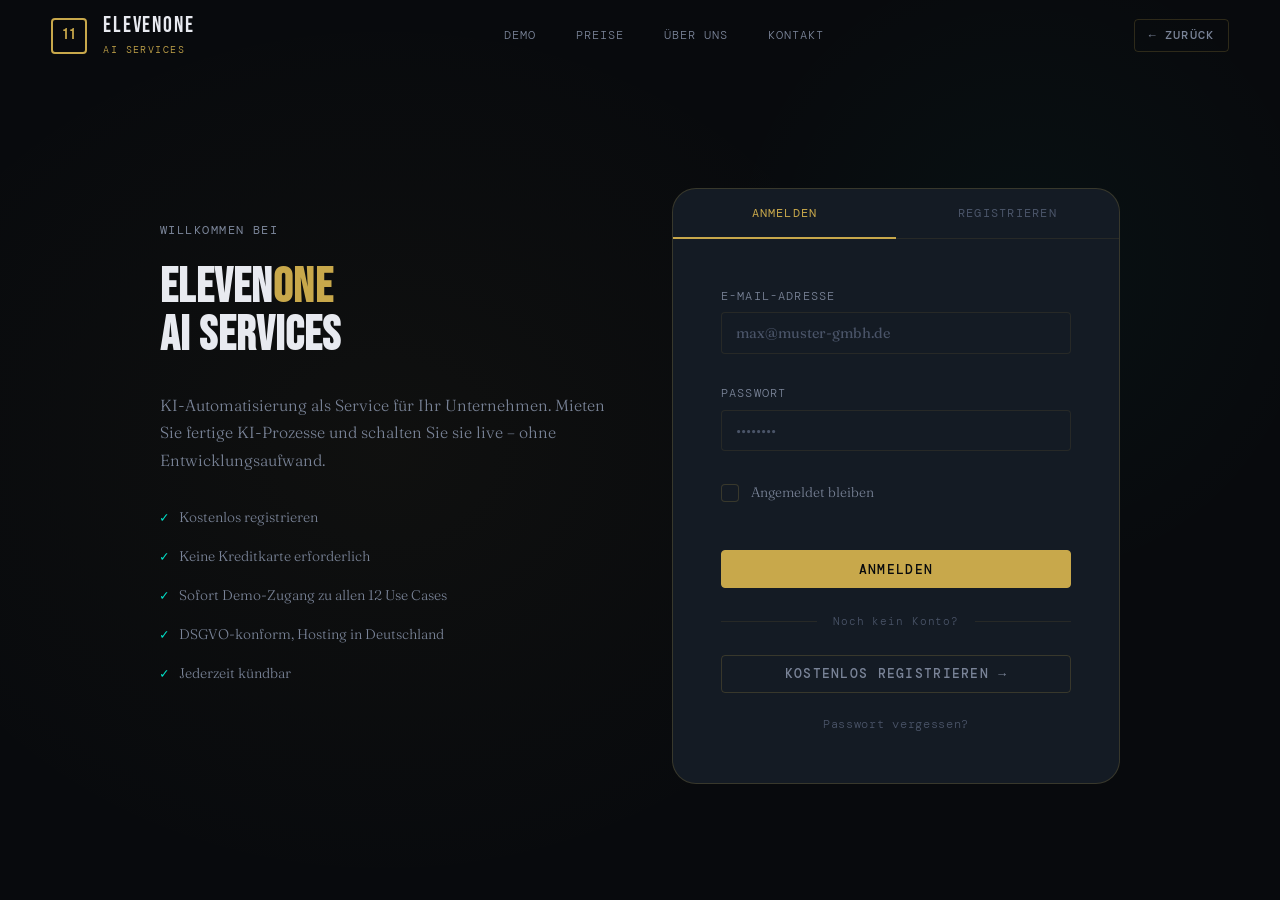
<file: dashboard.html>
<!DOCTYPE html>
<html lang="de">
<head>
  <meta charset="UTF-8" />
  <meta name="viewport" content="width=device-width, initial-scale=1.0" />
  <meta name="robots" content="noindex" />
  <title>Dashboard – elevenOne AI Services</title>
  <link rel="preconnect" href="https://fonts.googleapis.com" />
  <link rel="preconnect" href="https://fonts.gstatic.com" crossorigin />
  <link rel="stylesheet" href="assets/css/style.css" />
  <link rel="stylesheet" href="assets/css/dashboard.css" />
</head>
<body>

  <div class="dashboard-layout">

    <!-- Mobile Sidebar-Toggle -->
    <button class="sidebar-toggle" id="sidebarToggle" aria-label="Menü öffnen">
      <span></span><span></span><span></span>
    </button>

    <!-- ══ SIDEBAR ════════════════════════════════════════════ -->
    <aside class="sidebar" id="sidebar">
      <div class="sidebar-logo">
        <a href="index.html" class="nav-logo">
          <div class="nav-logo-mark">11</div>
          <div>
            <span class="nav-logo-text">elevenOne</span>
            <span class="nav-logo-sub">AI Services</span>
          </div>
        </a>
      </div>

      <nav class="sidebar-nav">
        <div class="sidebar-section-label">Hauptmenü</div>
        <a href="dashboard.html" class="sidebar-nav-item active" data-view="overview">
          <span class="sidebar-nav-icon">⊞</span> Übersicht
        </a>
        <a href="dashboard.html" class="sidebar-nav-item" data-view="my-ucs">
          <span class="sidebar-nav-icon">◈</span> Meine Use Cases
        </a>
        <a href="demo.html" class="sidebar-nav-item">
          <span class="sidebar-nav-icon">+</span> Neuen UC mieten
        </a>

        <div class="sidebar-section-label" style="margin-top:var(--s2);">Konto</div>
        <a href="contact.html" class="sidebar-nav-item">
          <span class="sidebar-nav-icon">?</span> Support
        </a>
        <button class="sidebar-nav-item" id="logoutBtn" style="width:100%;text-align:left;background:none;border:none;cursor:pointer;color:var(--text-muted);">
          <span class="sidebar-nav-icon">→</span> Abmelden
        </button>
      </nav>

      <div class="sidebar-footer">
        <div class="sidebar-user">
          <div class="sidebar-user-avatar" id="userAvatarSidebar">MG</div>
          <div class="sidebar-user-info">
            <div class="sidebar-user-company" id="userCompanySidebar">Mein Unternehmen</div>
            <div class="sidebar-user-email" id="userEmailSidebar">nutzer@example.de</div>
          </div>
        </div>
      </div>
    </aside>

    <!-- ══ MAIN CONTENT ════════════════════════════════════════ -->
    <main class="dashboard-main">

      <!-- Header -->
      <div class="dashboard-header">
        <div>
          <div class="dashboard-greeting" id="dashboardGreeting">Guten Morgen</div>
          <div class="dashboard-date" id="dashboardDate">Laden...</div>
        </div>
        <div style="display:flex;gap:var(--s2);flex-wrap:wrap;">
          <a href="demo.html" class="btn btn-secondary btn-sm">+ Use Case hinzufügen</a>
        </div>
      </div>

      <!-- Stats -->
      <div class="stats-grid" id="statsGrid">
        <div class="stat-card">
          <div class="stat-label">Aktive Use Cases</div>
          <div class="stat-value cyan" id="statLive">–</div>
          <div class="stat-trend" id="statLiveTrend">Live</div>
          <div class="stat-bg-number">UC</div>
        </div>
        <div class="stat-card">
          <div class="stat-label">In Testphase</div>
          <div class="stat-value amber" id="statTest">–</div>
          <div class="stat-trend">In Konfiguration / Test</div>
          <div class="stat-bg-number">T</div>
        </div>
        <div class="stat-card">
          <div class="stat-label">Vorgänge (Monat)</div>
          <div class="stat-value gold" id="statRuns">–</div>
          <div class="stat-trend">Automatisierte Ausführungen</div>
          <div class="stat-bg-number">→</div>
        </div>
        <div class="stat-card">
          <div class="stat-label">Gesparte Stunden</div>
          <div class="stat-value cyan" id="statHours">–</div>
          <div class="stat-trend">Geschätzt diesen Monat</div>
          <div class="stat-bg-number">h</div>
        </div>
      </div>

      <!-- UC Section Header -->
      <div style="display:flex;align-items:center;justify-content:space-between;margin-bottom:var(--s4);">
        <h2 class="display-md" style="font-size:1.3rem;">Meine Use Cases</h2>
        <a href="demo.html" class="btn btn-ghost btn-sm">Alle 12 Use Cases →</a>
      </div>

      <!-- UC Grid -->
      <div class="dashboard-uc-grid" id="dashboardUCGrid">
        <!-- Wird durch dashboard.js befüllt -->
      </div>

      <!-- Leerer Zustand -->
      <div id="emptyState" class="empty-state" style="display:none;">
        <div class="empty-state-icon">◈</div>
        <h3 class="display-md" style="font-size:1.3rem;margin-bottom:1rem;">Noch keine Use Cases</h3>
        <p style="color:var(--text-secondary);margin-bottom:var(--s4);">
          Entdecken Sie unsere Use Case Bibliothek und mieten Sie
          Ihren ersten KI-Automatisierungsprozess.
        </p>
        <a href="demo.html" class="btn btn-primary">Use Cases entdecken</a>
      </div>

    </main>
  </div>

  <!-- ══ CONFIG PANEL ═══════════════════════════════════════════ -->
  <div class="panel-overlay" id="panelOverlay"></div>
  <div class="config-panel" id="configPanel">
    <div class="panel-header">
      <div>
        <div id="panelCategory" class="category-tag" style="margin-bottom:0.5rem;"></div>
        <h3 class="display-md" id="panelTitle" style="font-size:1.2rem;"></h3>
        <div id="panelBadge" style="margin-top:0.5rem;"></div>
      </div>
      <button class="modal-close" id="panelClose">✕</button>
    </div>

    <div class="panel-body">

      <!-- Konfiguration -->
      <div class="panel-section" id="panelConfigSection">
        <div class="panel-section-title">// Konfiguration</div>
        <div id="panelConfigForm" style="display:flex;flex-direction:column;gap:var(--s3);">
          <!-- Wird durch dashboard.js befüllt -->
        </div>
      </div>

      <!-- Testphase -->
      <div class="panel-section" id="panelTestSection">
        <div class="panel-section-title">// Testphase</div>

        <div id="panelTestProgress" style="margin-bottom:var(--s3);">
          <div style="display:flex;justify-content:space-between;margin-bottom:0.4rem;">
            <span class="label-mono-muted">Testläufe abgeschlossen</span>
            <span class="label-mono" id="panelTestCount">0 / 5</span>
          </div>
          <div class="test-progress-bar">
            <div class="test-progress-fill" id="panelTestProgressFill" style="width:0%;"></div>
          </div>
        </div>

        <div class="test-run-output" id="panelTestOutput">
          <span style="color:var(--text-muted);">// Noch keine Testläufe durchgeführt.
// Konfiguration speichern und Testlauf starten.</span>
        </div>

        <div id="panelTestActions" style="display:flex;gap:var(--s2);margin-top:var(--s3);flex-wrap:wrap;">
          <button class="lifecycle-btn lifecycle-btn-start" id="runTestBtn">
            ▶ Testlauf starten
          </button>
          <button class="lifecycle-btn lifecycle-btn-live" id="goLiveBtn" style="display:none;">
            ✓ Live schalten
          </button>
        </div>
      </div>

      <!-- Live-Metriken (nur wenn Live) -->
      <div class="panel-section" id="panelLiveSection" style="display:none;">
        <div class="panel-section-title">// Live-Metriken</div>
        <div class="live-metrics" id="panelLiveMetrics">
          <!-- Wird durch dashboard.js befüllt -->
        </div>
      </div>

    </div>

    <div class="panel-footer">
      <div style="display:flex;gap:var(--s2);">
        <button class="btn btn-primary" style="flex:1;" id="saveConfigBtn">
          Konfiguration speichern
        </button>
        <button class="btn btn-ghost" id="cancelPanelBtn">Abbrechen</button>
      </div>
    </div>
  </div>

  <!-- Toast -->
  <div class="toast-container" id="toastContainer"></div>

  <script type="module" src="assets/js/dashboard.js"></script>
</body>
</html>
</file>
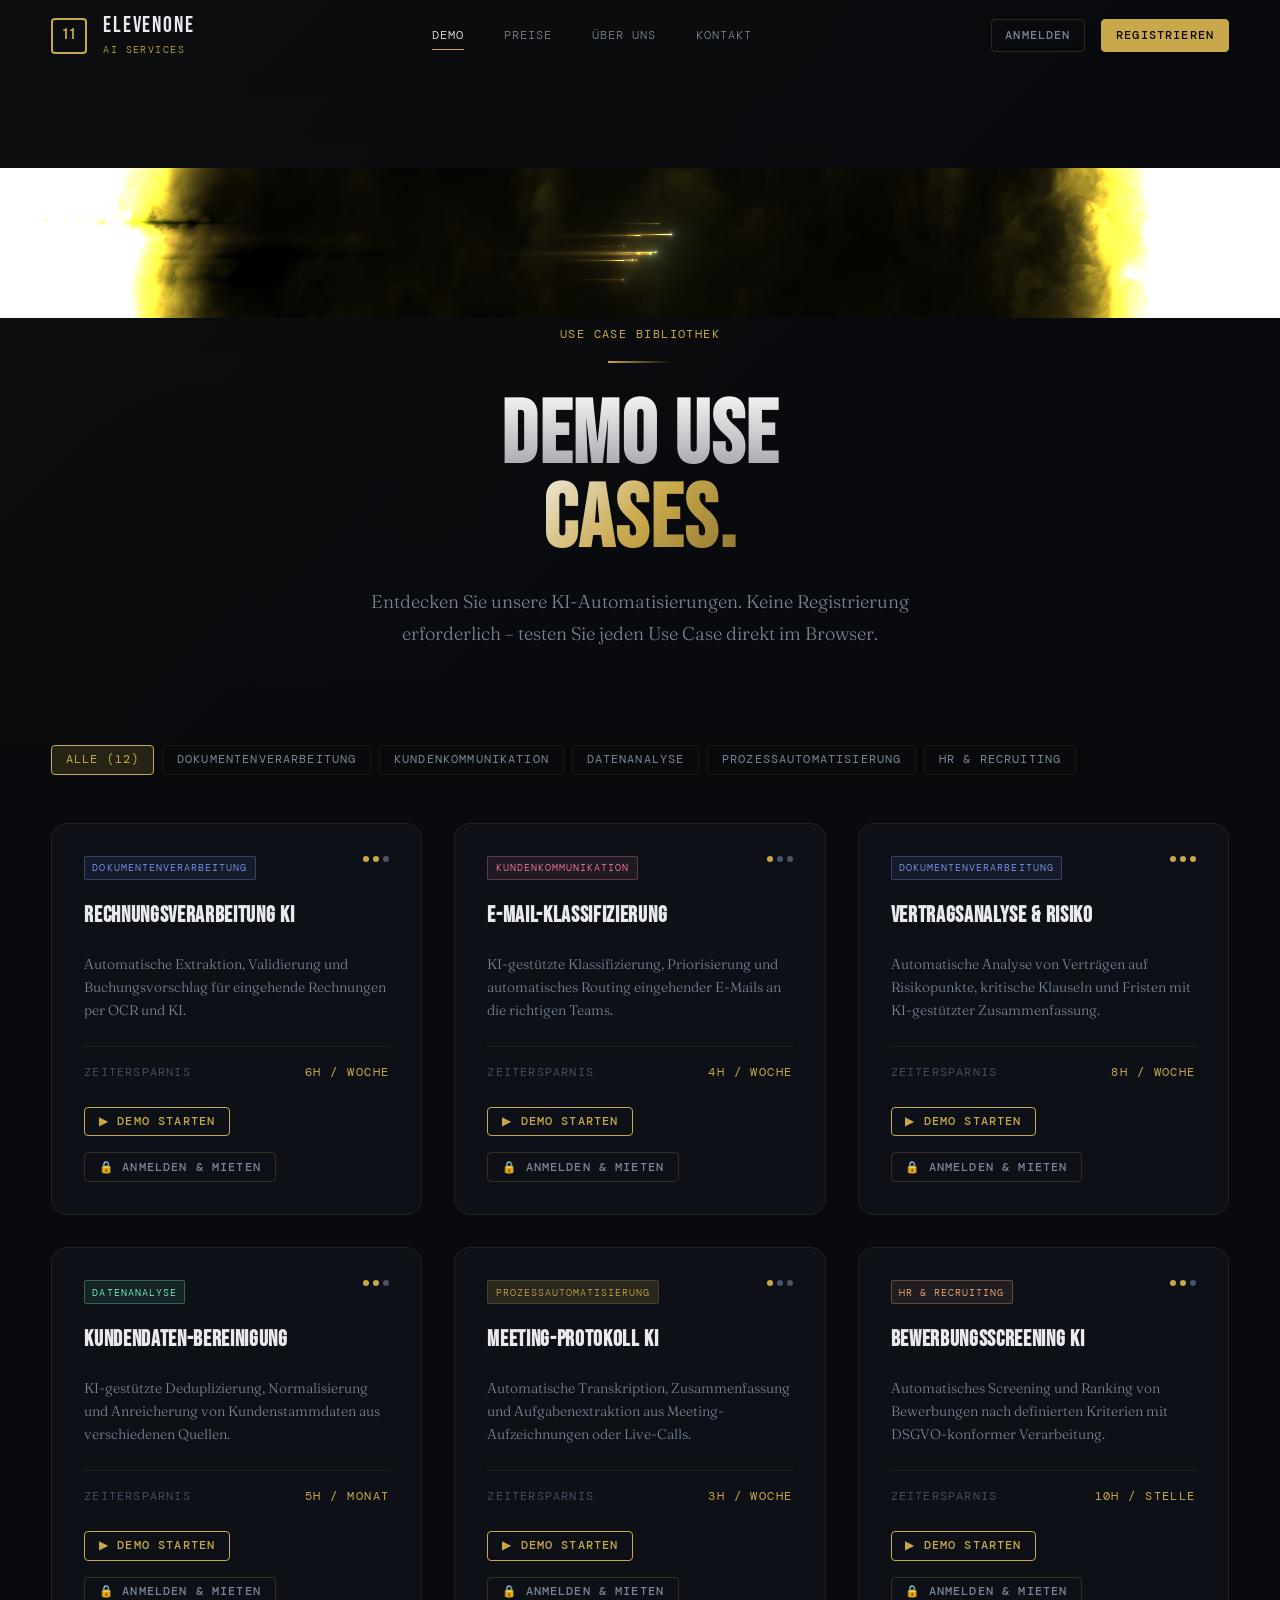
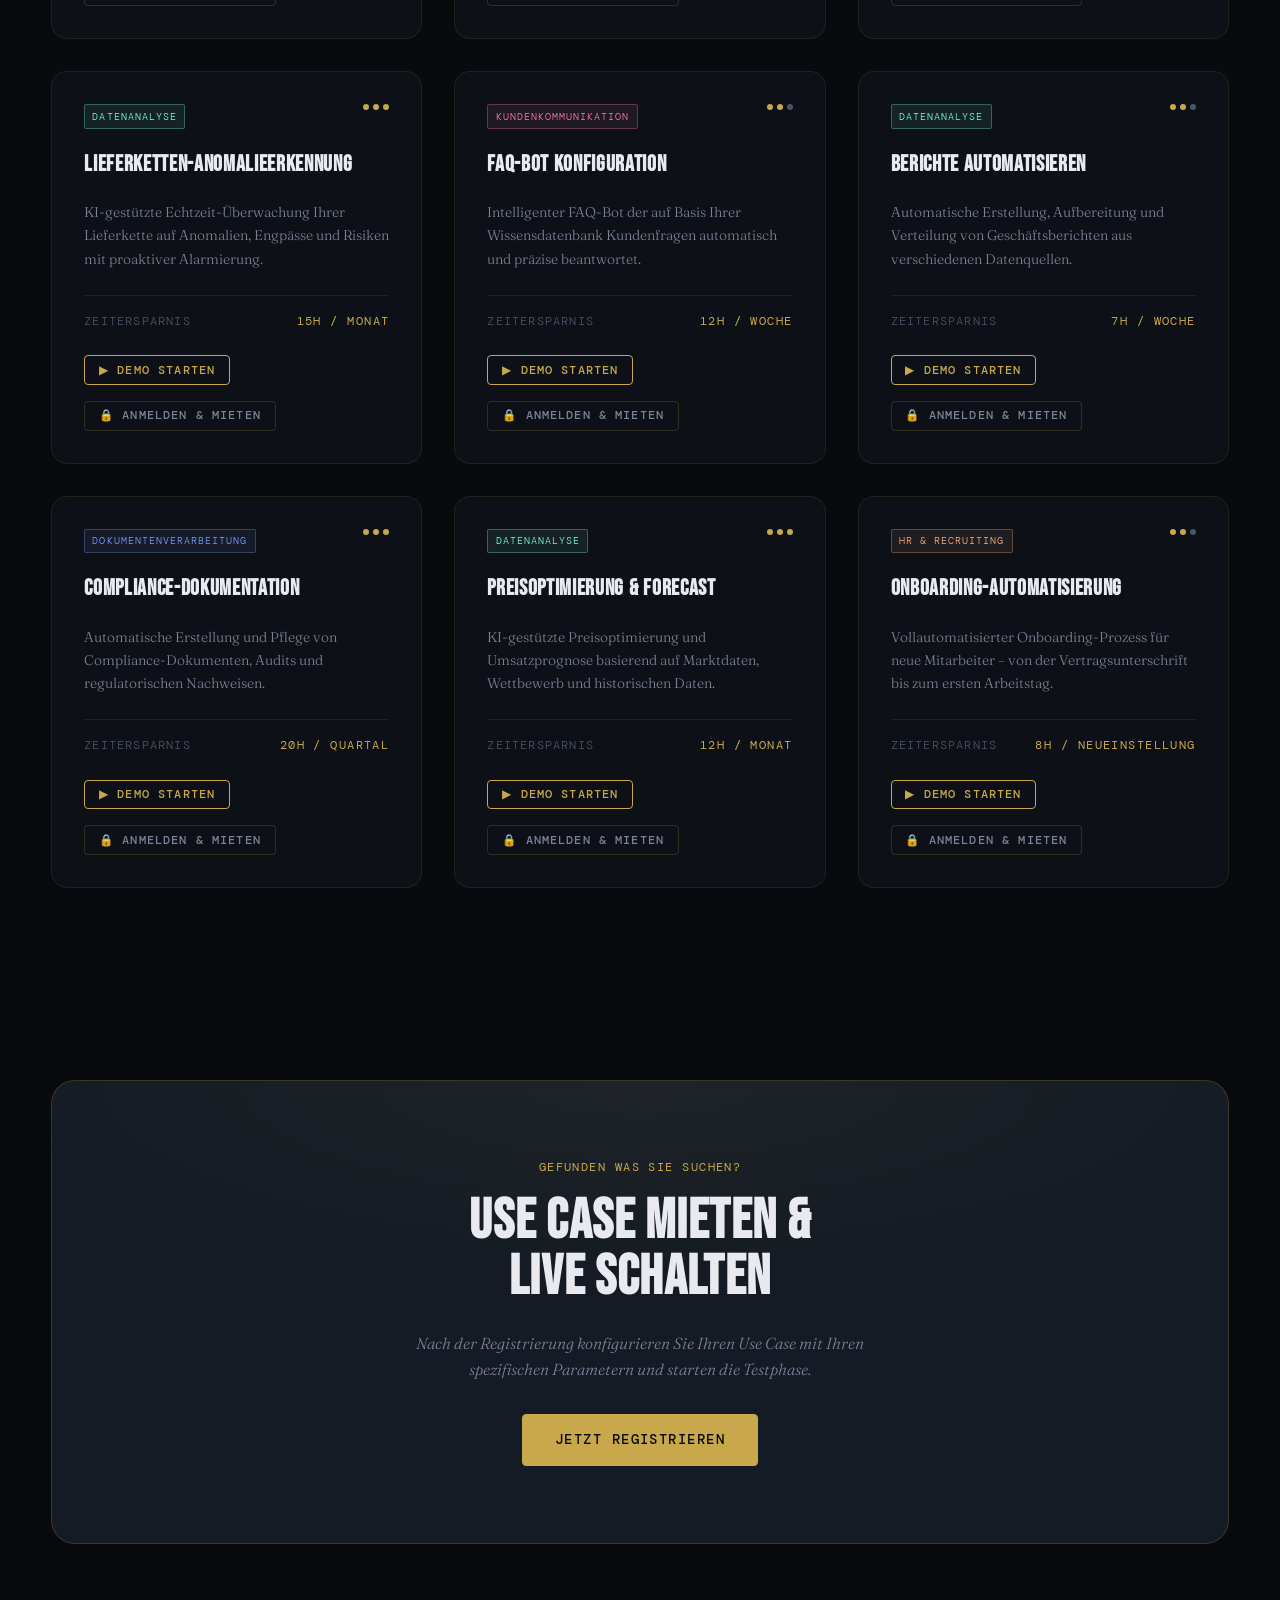
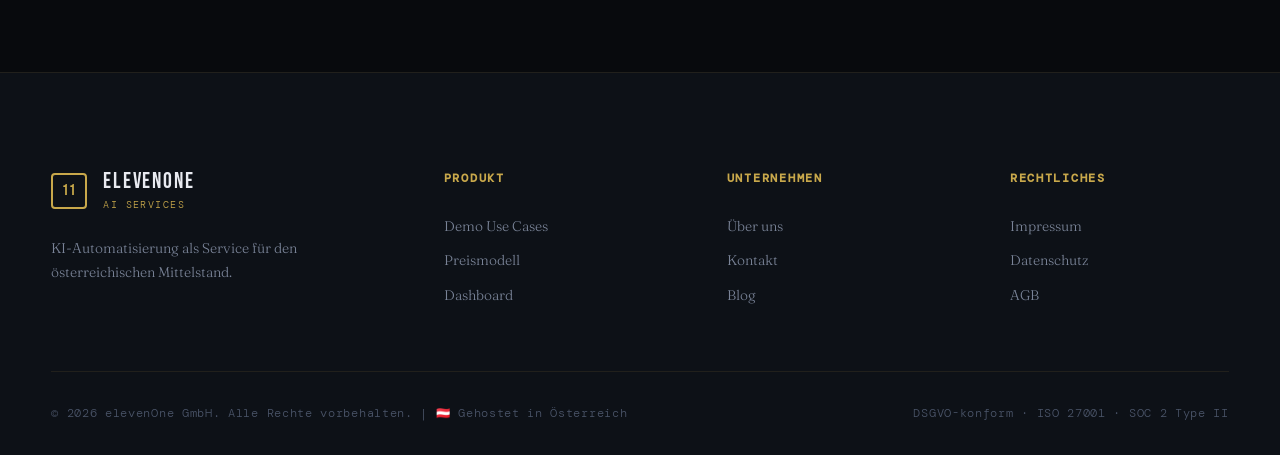
<file: demo.html>
<!DOCTYPE html>
<html lang="de">
<head>
  <meta charset="UTF-8" />
  <meta name="viewport" content="width=device-width, initial-scale=1.0" />
  <meta name="description" content="elevenOne AI Services – Demo Use Case Bibliothek. Testen Sie unsere KI-Automatisierungen kostenlos und ohne Registrierung." />
  <title>Demo Use Cases – elevenOne AI Services</title>
  <link rel="preconnect" href="https://fonts.googleapis.com" />
  <link rel="preconnect" href="https://fonts.gstatic.com" crossorigin />
  <link rel="stylesheet" href="assets/css/style.css" />
  <style>
    /* Demo-spezifische Styles */
    .demo-output {
      background: var(--bg-void);
      border: 1px solid var(--border-subtle);
      border-radius: var(--r-md);
      padding: var(--s3);
      font-family: var(--font-mono);
      font-size: 0.78rem;
      line-height: 1.7;
      color: var(--accent-cyan);
      white-space: pre-wrap;
      min-height: 200px;
      max-height: 360px;
      overflow-y: auto;
    }

    .demo-output .comment { color: var(--text-muted); }
    .demo-output .success { color: var(--accent-cyan); }
    .demo-output .warning { color: var(--accent-amber); }
    .demo-output .error   { color: var(--accent-red); }

    .cursor-blink {
      display: inline-block;
      width: 8px;
      height: 14px;
      background: var(--accent-cyan);
      animation: blink 1s step-end infinite;
      vertical-align: text-bottom;
      margin-left: 2px;
    }

    @keyframes blink {
      0%, 100% { opacity: 1; }
      50% { opacity: 0; }
    }

    .modal-left {
      padding: var(--s6);
      border-right: 1px solid var(--border-subtle);
      overflow-y: auto;
    }

    .modal-right {
      padding: var(--s6);
      background: var(--bg-elevated);
      overflow-y: auto;
      display: flex;
      flex-direction: column;
      gap: var(--s3);
    }

    .sim-btn {
      display: flex;
      align-items: center;
      gap: 0.5em;
      margin-bottom: var(--s3);
    }

    .progress-bar {
      height: 3px;
      background: var(--bg-surface);
      border-radius: 2px;
      overflow: hidden;
      margin-bottom: var(--s2);
    }

    .progress-fill {
      height: 100%;
      background: linear-gradient(90deg, var(--accent-gold), var(--accent-cyan));
      border-radius: 2px;
      width: 0%;
      transition: width 0.3s ease;
    }

    .uc-card.hidden { display: none; }
    .uc-card.visible { display: flex; }

    @media (max-width: 768px) {
      .modal-left, .modal-right { padding: var(--s4); }
    }
  </style>
</head>
<body>

  <!-- Navigation -->
  <nav class="site-nav" id="siteNav">
    <div class="nav-inner">
      <a href="index.html" class="nav-logo">
        <div class="nav-logo-mark">11</div>
        <div>
          <span class="nav-logo-text">elevenOne</span>
          <span class="nav-logo-sub">AI Services</span>
        </div>
      </a>
      <div class="nav-links">
        <a href="demo.html" class="nav-link active">Demo</a>
        <a href="pricing.html" class="nav-link">Preise</a>
        <a href="about.html" class="nav-link">Über uns</a>
        <a href="contact.html" class="nav-link">Kontakt</a>
      </div>
      <div class="nav-actions">
        <a href="auth.html" class="btn btn-ghost btn-sm" id="navLoginBtn">Anmelden</a>
        <a href="auth.html#register" class="btn btn-primary btn-sm">Registrieren</a>
      </div>
      <button class="nav-hamburger" id="navHamburger"><span></span><span></span><span></span></button>
    </div>
  </nav>
  <div class="nav-mobile" id="navMobile">
    <a href="demo.html" class="nav-link">Demo</a>
    <a href="pricing.html" class="nav-link">Preise</a>
    <a href="about.html" class="nav-link">Über uns</a>
    <a href="contact.html" class="nav-link">Kontakt</a>
    <div style="margin-top:1rem;display:flex;flex-direction:column;gap:0.75rem;">
      <a href="auth.html" class="btn btn-ghost">Anmelden</a>
      <a href="auth.html#register" class="btn btn-primary">Kostenlos registrieren</a>
    </div>
  </div>

  <!-- Page Hero -->
  <section class="page-hero">
    <canvas class="page-hero-canvas" data-shader></canvas>
    <div class="container">
      <p class="label-mono reveal">Use Case Bibliothek</p>
      <div class="section-divider centered" style="margin-top:1rem;"></div>
      <h1 class="display-xl reveal reveal-delay-1" style="margin-top:1.5rem;">
        <span class="ph-hl-white">Demo Use</span><br/>
        <span class="ph-hl-gold">Cases.</span>
      </h1>
      <p class="body-lg reveal reveal-delay-2" style="color:var(--text-secondary);max-width:560px;margin:1.5rem auto 0;">
        Entdecken Sie unsere KI-Automatisierungen. Keine Registrierung erforderlich –
        testen Sie jeden Use Case direkt im Browser.
      </p>
    </div>
  </section>

  <!-- Filter + UC-Grid -->
  <section class="section-sm" style="padding-top:0;">
    <div class="container">

      <!-- Filter-Bar -->
      <div class="filter-bar reveal">
        <button class="filter-btn active" data-filter="all">Alle (12)</button>
        <button class="filter-btn" data-filter="dokument">Dokumentenverarbeitung</button>
        <button class="filter-btn" data-filter="kommunikation">Kundenkommunikation</button>
        <button class="filter-btn" data-filter="analyse">Datenanalyse</button>
        <button class="filter-btn" data-filter="prozess">Prozessautomatisierung</button>
        <button class="filter-btn" data-filter="hr">HR & Recruiting</button>
      </div>

      <!-- UC-Grid -->
      <div class="uc-grid" id="ucGrid">
        <!-- Wird durch demo.js befüllt -->
      </div>
    </div>
  </section>

  <!-- CTA-Banner -->
  <section class="section">
    <div class="container">
      <div class="cta-banner reveal" style="text-align:center;">
        <p class="label-mono" style="margin-bottom:1rem;">Gefunden was Sie suchen?</p>
        <h2 class="display-lg" style="margin-bottom:1.5rem;">
          Use Case mieten &<br/>live schalten
        </h2>
        <p style="color:var(--text-secondary);max-width:480px;margin:0 auto 2rem;font-style:italic;">
          Nach der Registrierung konfigurieren Sie Ihren Use Case mit Ihren
          spezifischen Parametern und starten die Testphase.
        </p>
        <a href="auth.html#register" class="btn btn-primary btn-lg">Jetzt registrieren</a>
      </div>
    </div>
  </section>

  <!-- Footer -->
  <footer class="site-footer">
    <div class="container">
      <div class="footer-grid">
        <div class="footer-brand">
          <a href="index.html" class="nav-logo" style="margin-bottom:1.5rem;">
            <div class="nav-logo-mark">11</div>
            <div><span class="nav-logo-text">elevenOne</span><span class="nav-logo-sub">AI Services</span></div>
          </a>
          <p>KI-Automatisierung als Service für den österreichischen Mittelstand.</p>
        </div>
        <div class="footer-col"><h4>Produkt</h4><ul><li><a href="demo.html">Demo Use Cases</a></li><li><a href="pricing.html">Preismodell</a></li><li><a href="dashboard.html">Dashboard</a></li></ul></div>
        <div class="footer-col"><h4>Unternehmen</h4><ul><li><a href="about.html">Über uns</a></li><li><a href="contact.html">Kontakt</a></li><li><a href="blog.html">Blog</a></li></ul></div>
        <div class="footer-col"><h4>Rechtliches</h4><ul><li><a href="#">Impressum</a></li><li><a href="#">Datenschutz</a></li><li><a href="#">AGB</a></li></ul></div>
      </div>
      <div class="footer-bottom">
        <p>© 2026 elevenOne GmbH. Alle Rechte vorbehalten. | 🇦🇹 Gehostet in Österreich</p>
        <p>DSGVO-konform · ISO 27001 · SOC 2 Type II</p>
      </div>
    </div>
  </footer>

  <!-- Demo Modal -->
  <div class="modal-overlay" id="demoModal" role="dialog" aria-modal="true">
    <div class="modal">
      <div class="modal-header">
        <div>
          <span id="modalCategory" class="category-tag" style="margin-bottom:0.5rem;display:inline-block;"></span>
          <h2 class="display-md" id="modalTitle"></h2>
        </div>
        <button class="modal-close" id="modalClose" aria-label="Schließen">✕</button>
      </div>
      <div class="modal-body" style="max-height:70vh;">
        <!-- Linke Seite: Beschreibung + Parameter -->
        <div class="modal-left">
          <p id="modalDescription" style="color:var(--text-secondary);margin-bottom:var(--s4);line-height:1.75;"></p>

          <div class="divider"></div>

          <h4 class="label-mono" style="margin:var(--s3) 0 var(--s2);">Demo-Parameter</h4>
          <div id="modalParams" style="display:flex;flex-direction:column;gap:1rem;margin-bottom:var(--s4);">
            <!-- Wird durch JS befüllt -->
          </div>

          <div style="display:flex;gap:0.5rem;flex-wrap:wrap;margin-top:var(--s3);padding-top:var(--s3);border-top:1px solid var(--border-subtle);">
            <span class="label-mono-muted" style="align-self:center;">Tags:</span>
            <div id="modalTags" style="display:flex;flex-wrap:wrap;gap:0.5rem;"></div>
          </div>

          <div style="background:var(--bg-elevated);border:1px solid var(--border-subtle);border-radius:var(--r-md);padding:var(--s3);margin-top:var(--s4);">
            <div style="display:flex;justify-content:space-between;margin-bottom:0.5rem;">
              <span class="label-mono-muted">Zeitersparnis</span>
              <span id="modalTimeSavings" class="label-mono"></span>
            </div>
            <div style="display:flex;align-items:center;gap:0.75rem;">
              <span class="label-mono-muted">Komplexität:</span>
              <div class="complexity-dots" id="modalComplexity"></div>
            </div>
          </div>
        </div>

        <!-- Rechte Seite: Simulation -->
        <div class="modal-right">
          <h4 class="label-mono">// Simulation</h4>

          <div class="sim-btn">
            <button class="btn btn-cyan" id="runSimBtn">▶ Simulation starten</button>
            <button class="btn btn-ghost btn-sm" id="resetSimBtn" style="display:none;">↺ Reset</button>
          </div>

          <div class="progress-bar" id="simProgress" style="display:none;">
            <div class="progress-fill" id="simProgressFill"></div>
          </div>

          <div class="demo-output" id="simOutput">
<span class="comment">// Bereit für Simulation
// Parameter oben anpassen und "Starten" klicken
</span></div>

          <div id="simCTA" style="display:none;background:var(--bg-surface);border:1px solid var(--border-active);border-radius:var(--r-md);padding:var(--s3);text-align:center;">
            <p class="label-mono" style="color:var(--accent-gold);margin-bottom:0.5rem;">Bereit für den Produktiveinsatz?</p>
            <p style="font-size:0.85rem;color:var(--text-secondary);margin-bottom:1rem;">Registrieren Sie sich und konfigurieren Sie diesen Use Case für Ihre Prozesse.</p>
            <a id="simCTALink" href="auth.html#register" class="btn btn-primary btn-sm">Jetzt mieten</a>
          </div>
        </div>
      </div>
    </div>
  </div>

  <div class="toast-container" id="toastContainer"></div>

  <script type="module" src="assets/js/app.js"></script>
  <script type="module" src="assets/js/demo.js"></script>
  <script type="module" src="assets/js/shader-hero.js"></script>
</body>
</html>
</file>
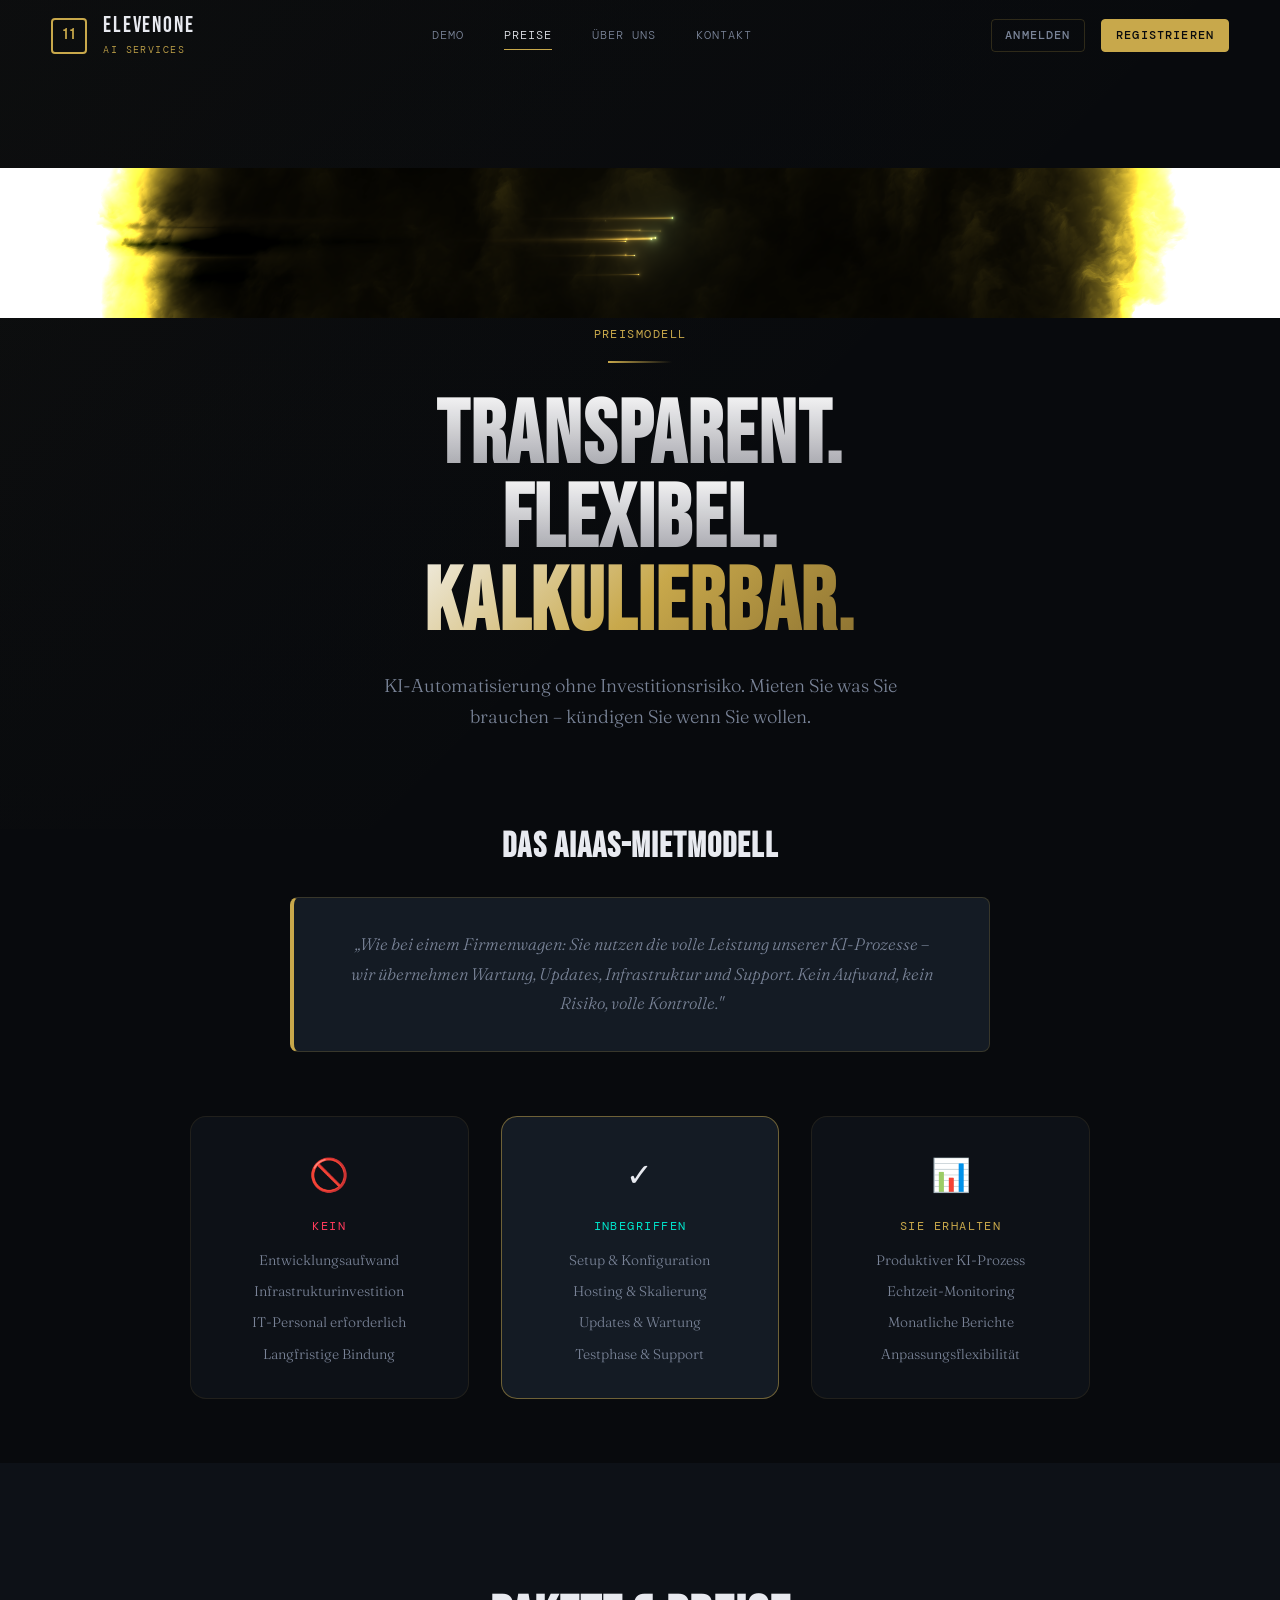
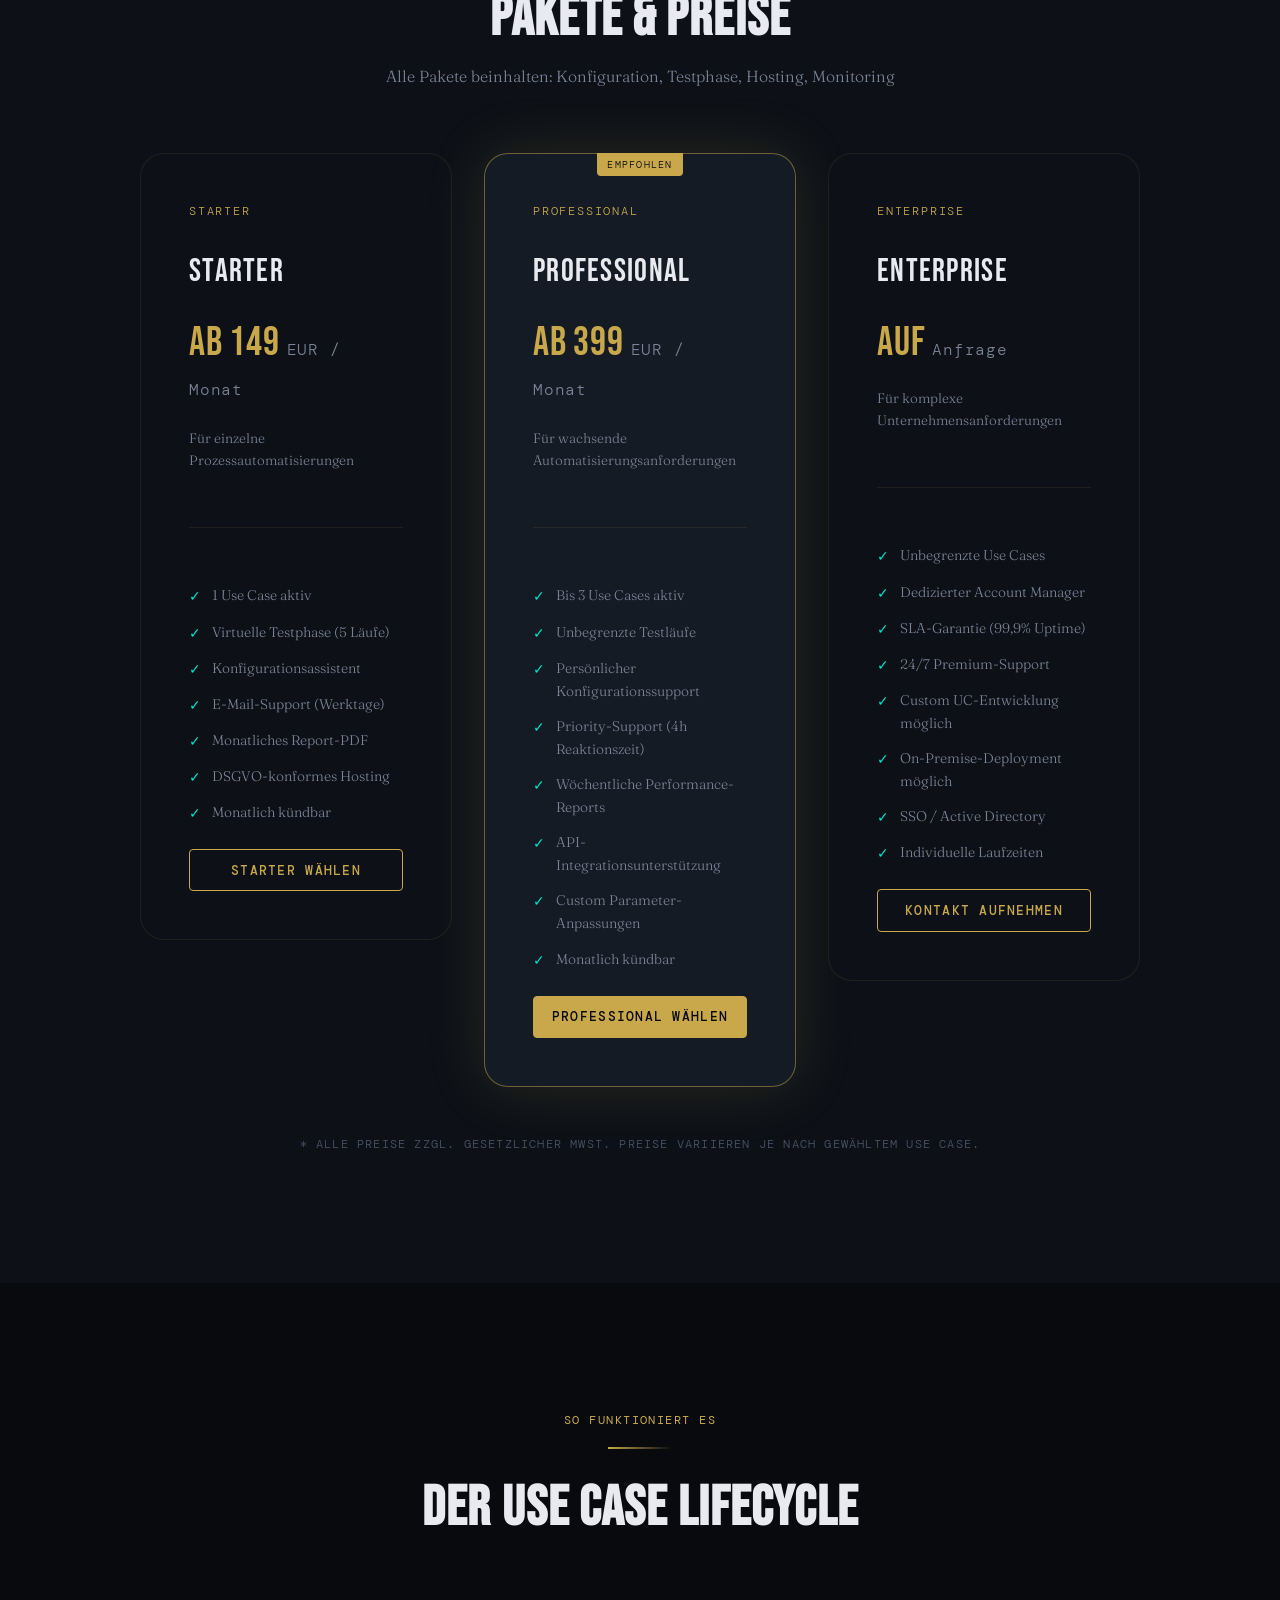
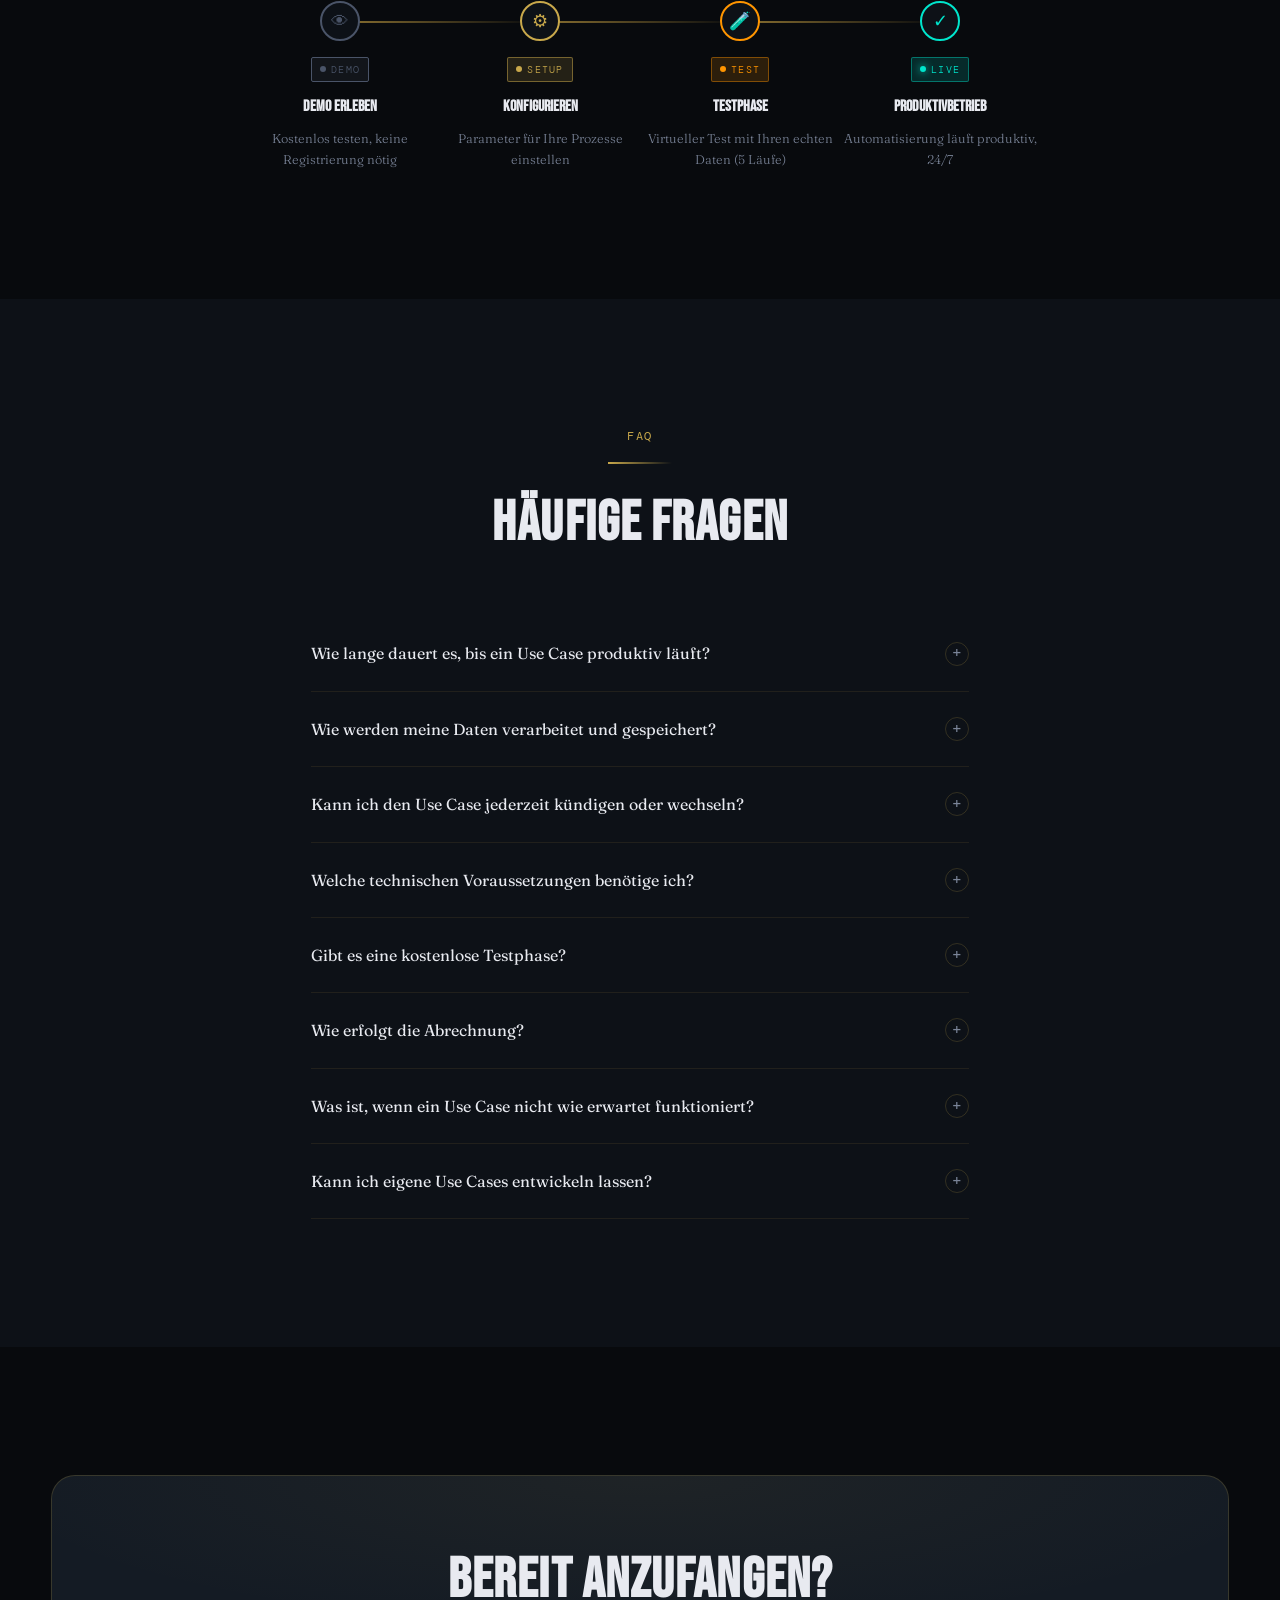
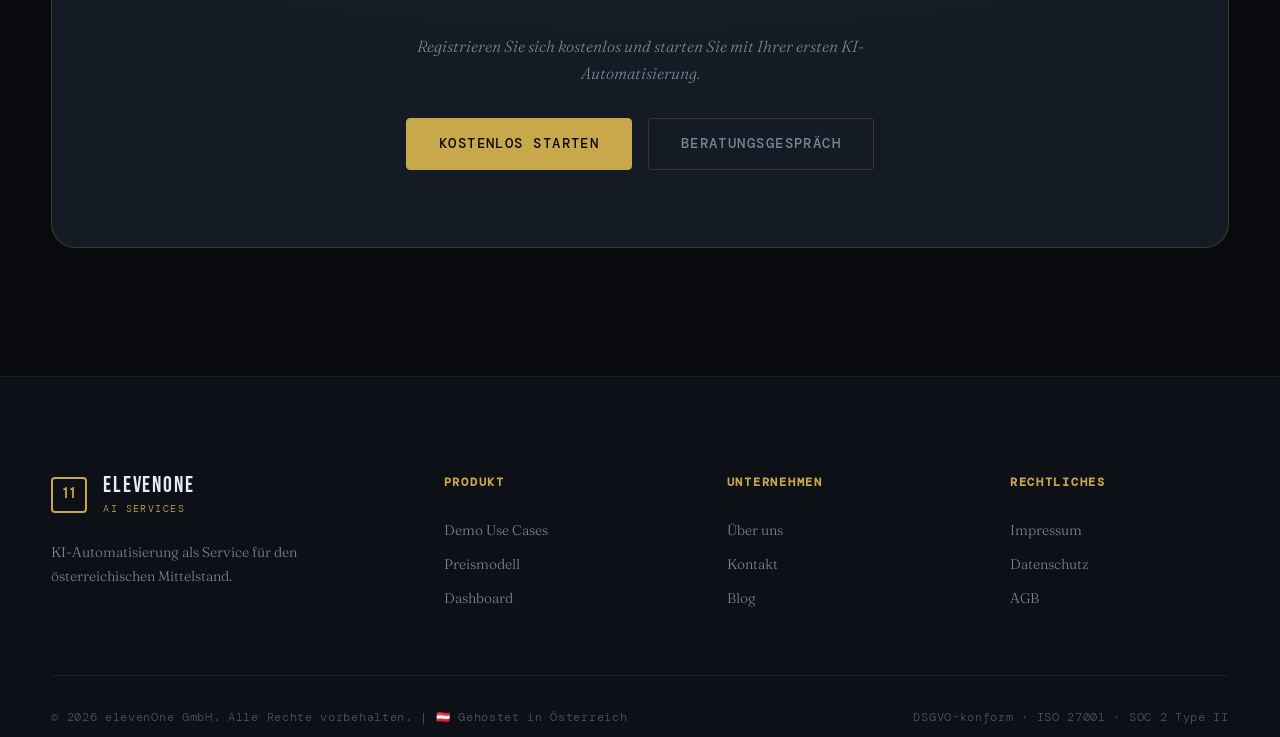
<file: pricing.html>
<!DOCTYPE html>
<html lang="de">
<head>
  <meta charset="UTF-8" />
  <meta name="viewport" content="width=device-width, initial-scale=1.0" />
  <meta name="description" content="elevenOne AI Services – Transparentes Preismodell. KI-Automatisierung mieten statt kaufen." />
  <title>Preismodell – elevenOne AI Services</title>
  <link rel="preconnect" href="https://fonts.googleapis.com" />
  <link rel="preconnect" href="https://fonts.gstatic.com" crossorigin />
  <link rel="stylesheet" href="assets/css/style.css" />
  <style>
    .lifecycle-timeline {
      display: flex;
      align-items: flex-start;
      gap: 0;
      position: relative;
      max-width: 800px;
      margin: 0 auto;
    }

    .lifecycle-step {
      flex: 1;
      display: flex;
      flex-direction: column;
      align-items: center;
      text-align: center;
      position: relative;
      z-index: 1;
    }

    .lifecycle-step::after {
      content: '';
      position: absolute;
      top: 20px;
      left: 50%;
      width: 100%;
      height: 2px;
      background: linear-gradient(90deg, var(--accent-gold-dim), transparent);
      z-index: -1;
    }

    .lifecycle-step:last-child::after { display: none; }

    .lifecycle-dot {
      width: 40px;
      height: 40px;
      border-radius: 50%;
      border: 2px solid;
      display: flex;
      align-items: center;
      justify-content: center;
      font-size: 1.1rem;
      margin-bottom: var(--s2);
      background: var(--bg-surface);
    }

    .lifecycle-dot.demo   { border-color: var(--text-muted); color: var(--text-muted); }
    .lifecycle-dot.test   { border-color: var(--accent-amber); color: var(--accent-amber); }
    .lifecycle-dot.live   { border-color: var(--accent-cyan); color: var(--accent-cyan); }

    .analogy-box {
      background: var(--bg-elevated);
      border: 1px solid var(--border-default);
      border-left: 4px solid var(--accent-gold);
      border-radius: var(--r-md);
      padding: var(--s4) var(--s6);
      max-width: 700px;
      margin: 0 auto;
      font-style: italic;
      color: var(--text-secondary);
      line-height: 1.75;
      font-size: 1.05rem;
    }

    @media (max-width: 600px) {
      .lifecycle-timeline { flex-direction: column; gap: var(--s3); }
      .lifecycle-step::after { display: none; }
    }
  </style>
</head>
<body>

  <!-- Navigation -->
  <nav class="site-nav" id="siteNav">
    <div class="nav-inner">
      <a href="index.html" class="nav-logo">
        <div class="nav-logo-mark">11</div>
        <div><span class="nav-logo-text">elevenOne</span><span class="nav-logo-sub">AI Services</span></div>
      </a>
      <div class="nav-links">
        <a href="demo.html" class="nav-link">Demo</a>
        <a href="pricing.html" class="nav-link active">Preise</a>
        <a href="about.html" class="nav-link">Über uns</a>
        <a href="contact.html" class="nav-link">Kontakt</a>
      </div>
      <div class="nav-actions">
        <a href="auth.html" class="btn btn-ghost btn-sm" id="navLoginBtn">Anmelden</a>
        <a href="auth.html#register" class="btn btn-primary btn-sm">Registrieren</a>
      </div>
      <button class="nav-hamburger" id="navHamburger"><span></span><span></span><span></span></button>
    </div>
  </nav>
  <div class="nav-mobile" id="navMobile">
    <a href="demo.html" class="nav-link">Demo</a>
    <a href="pricing.html" class="nav-link">Preise</a>
    <a href="about.html" class="nav-link">Über uns</a>
    <a href="contact.html" class="nav-link">Kontakt</a>
    <div style="margin-top:1rem;display:flex;flex-direction:column;gap:0.75rem;">
      <a href="auth.html" class="btn btn-ghost">Anmelden</a>
      <a href="auth.html#register" class="btn btn-primary">Kostenlos registrieren</a>
    </div>
  </div>

  <!-- Page Hero -->
  <section class="page-hero">
    <canvas class="page-hero-canvas" data-shader></canvas>
    <div class="container">
      <p class="label-mono reveal">Preismodell</p>
      <div class="section-divider centered" style="margin-top:1rem;"></div>
      <h1 class="display-xl reveal reveal-delay-1" style="margin-top:1.5rem;">
        <span class="ph-hl-white">Transparent.</span><br/>
        <span class="ph-hl-white">Flexibel.</span><br/>
        <span class="ph-hl-gold">Kalkulierbar.</span>
      </h1>
      <p class="body-lg reveal reveal-delay-2" style="color:var(--text-secondary);max-width:520px;margin:1.5rem auto 0;">
        KI-Automatisierung ohne Investitionsrisiko. Mieten Sie was Sie brauchen –
        kündigen Sie wenn Sie wollen.
      </p>
    </div>
  </section>

  <!-- Das Mietmodell erklärt -->
  <section class="section-sm" style="padding-top:0;">
    <div class="container">
      <div style="text-align:center;margin-bottom:var(--s8);">
        <h2 class="display-md reveal" style="margin-bottom:var(--s4);">Das AIaaS-Mietmodell</h2>
        <p class="analogy-box reveal reveal-delay-1">
          „Wie bei einem Firmenwagen: Sie nutzen die volle Leistung unserer KI-Prozesse –
          wir übernehmen Wartung, Updates, Infrastruktur und Support.
          Kein Aufwand, kein Risiko, volle Kontrolle."
        </p>
      </div>

      <div class="grid-3" style="max-width:900px;margin:0 auto;">
        <div class="card reveal" style="text-align:center;">
          <div style="font-size:2rem;margin-bottom:var(--s2);">🚫</div>
          <h4 class="label-mono" style="color:var(--accent-red);margin-bottom:0.75rem;">Kein</h4>
          <ul style="font-size:0.875rem;color:var(--text-secondary);display:flex;flex-direction:column;gap:0.5rem;">
            <li>Entwicklungsaufwand</li>
            <li>Infrastrukturinvestition</li>
            <li>IT-Personal erforderlich</li>
            <li>Langfristige Bindung</li>
          </ul>
        </div>
        <div class="card card-elevated reveal reveal-delay-1" style="text-align:center;border-color:var(--border-active);">
          <div style="font-size:2rem;margin-bottom:var(--s2);">✓</div>
          <h4 class="label-mono" style="color:var(--accent-cyan);margin-bottom:0.75rem;">Inbegriffen</h4>
          <ul style="font-size:0.875rem;color:var(--text-secondary);display:flex;flex-direction:column;gap:0.5rem;">
            <li>Setup & Konfiguration</li>
            <li>Hosting & Skalierung</li>
            <li>Updates & Wartung</li>
            <li>Testphase & Support</li>
          </ul>
        </div>
        <div class="card reveal reveal-delay-2" style="text-align:center;">
          <div style="font-size:2rem;margin-bottom:var(--s2);">📊</div>
          <h4 class="label-mono" style="color:var(--accent-gold);margin-bottom:0.75rem;">Sie erhalten</h4>
          <ul style="font-size:0.875rem;color:var(--text-secondary);display:flex;flex-direction:column;gap:0.5rem;">
            <li>Produktiver KI-Prozess</li>
            <li>Echtzeit-Monitoring</li>
            <li>Monatliche Berichte</li>
            <li>Anpassungsflexibilität</li>
          </ul>
        </div>
      </div>
    </div>
  </section>

  <!-- Pricing Tiers -->
  <section class="section" style="background: var(--bg-surface);">
    <div class="container">
      <div style="text-align:center;margin-bottom:var(--s8);">
        <h2 class="display-lg reveal">Pakete & Preise</h2>
        <p class="reveal reveal-delay-1" style="color:var(--text-secondary);margin-top:1rem;">
          Alle Pakete beinhalten: Konfiguration, Testphase, Hosting, Monitoring
        </p>
      </div>

      <div class="grid-3" style="max-width:1000px;margin:0 auto;align-items:start;">

        <!-- Starter -->
        <div class="pricing-card reveal">
          <div class="pricing-tier">Starter</div>
          <div class="pricing-name">Starter</div>
          <div class="pricing-price">
            ab 149 <span>EUR / Monat</span>
          </div>
          <p style="font-size:0.85rem;color:var(--text-secondary);">Für einzelne Prozessautomatisierungen</p>
          <div class="divider"></div>
          <ul class="pricing-features">
            <li>1 Use Case aktiv</li>
            <li>Virtuelle Testphase (5 Läufe)</li>
            <li>Konfigurationsassistent</li>
            <li>E-Mail-Support (Werktage)</li>
            <li>Monatliches Report-PDF</li>
            <li>DSGVO-konformes Hosting</li>
            <li>Monatlich kündbar</li>
          </ul>
          <a href="auth.html#register" class="btn btn-secondary" style="width:100%;margin-top:auto;">Starter wählen</a>
        </div>

        <!-- Professional (featured) -->
        <div class="pricing-card featured reveal reveal-delay-1">
          <div class="pricing-featured-label">Empfohlen</div>
          <div class="pricing-tier">Professional</div>
          <div class="pricing-name">Professional</div>
          <div class="pricing-price">
            ab 399 <span>EUR / Monat</span>
          </div>
          <p style="font-size:0.85rem;color:var(--text-secondary);">Für wachsende Automatisierungsanforderungen</p>
          <div class="divider"></div>
          <ul class="pricing-features">
            <li>Bis 3 Use Cases aktiv</li>
            <li>Unbegrenzte Testläufe</li>
            <li>Persönlicher Konfigurationssupport</li>
            <li>Priority-Support (4h Reaktionszeit)</li>
            <li>Wöchentliche Performance-Reports</li>
            <li>API-Integrationsunterstützung</li>
            <li>Custom Parameter-Anpassungen</li>
            <li>Monatlich kündbar</li>
          </ul>
          <a href="auth.html#register" class="btn btn-primary" style="width:100%;margin-top:auto;">Professional wählen</a>
        </div>

        <!-- Enterprise -->
        <div class="pricing-card reveal reveal-delay-2">
          <div class="pricing-tier">Enterprise</div>
          <div class="pricing-name">Enterprise</div>
          <div class="pricing-price">
            Auf <span>Anfrage</span>
          </div>
          <p style="font-size:0.85rem;color:var(--text-secondary);">Für komplexe Unternehmensanforderungen</p>
          <div class="divider"></div>
          <ul class="pricing-features">
            <li>Unbegrenzte Use Cases</li>
            <li>Dedizierter Account Manager</li>
            <li>SLA-Garantie (99,9% Uptime)</li>
            <li>24/7 Premium-Support</li>
            <li>Custom UC-Entwicklung möglich</li>
            <li>On-Premise-Deployment möglich</li>
            <li>SSO / Active Directory</li>
            <li>Individuelle Laufzeiten</li>
          </ul>
          <a href="contact.html" class="btn btn-secondary" style="width:100%;margin-top:auto;">Kontakt aufnehmen</a>
        </div>
      </div>

      <p class="label-mono-muted" style="text-align:center;margin-top:var(--s6);">
        * Alle Preise zzgl. gesetzlicher MwSt. Preise variieren je nach gewähltem Use Case.
      </p>
    </div>
  </section>

  <!-- UC Lifecycle -->
  <section class="section">
    <div class="container">
      <div style="text-align:center;margin-bottom:var(--s8);">
        <p class="label-mono reveal">So funktioniert es</p>
        <div class="section-divider centered" style="margin-top:1rem;"></div>
        <h2 class="display-lg reveal reveal-delay-1" style="margin-top:1.5rem;">
          Der Use Case Lifecycle
        </h2>
      </div>

      <div class="lifecycle-timeline reveal">
        <div class="lifecycle-step">
          <div class="lifecycle-dot demo">👁</div>
          <span class="badge badge-demo" style="margin-bottom:0.75rem;">Demo</span>
          <h4 style="font-family:var(--font-display);font-size:1rem;margin-bottom:0.5rem;">Demo erleben</h4>
          <p style="font-size:0.8rem;color:var(--text-secondary);">Kostenlos testen, keine Registrierung nötig</p>
        </div>
        <div class="lifecycle-step">
          <div class="lifecycle-dot demo" style="border-color:var(--accent-gold);color:var(--accent-gold);">⚙</div>
          <span class="badge badge-new" style="margin-bottom:0.75rem;">Setup</span>
          <h4 style="font-family:var(--font-display);font-size:1rem;margin-bottom:0.5rem;">Konfigurieren</h4>
          <p style="font-size:0.8rem;color:var(--text-secondary);">Parameter für Ihre Prozesse einstellen</p>
        </div>
        <div class="lifecycle-step">
          <div class="lifecycle-dot test">🧪</div>
          <span class="badge badge-test" style="margin-bottom:0.75rem;">Test</span>
          <h4 style="font-family:var(--font-display);font-size:1rem;margin-bottom:0.5rem;">Testphase</h4>
          <p style="font-size:0.8rem;color:var(--text-secondary);">Virtueller Test mit Ihren echten Daten (5 Läufe)</p>
        </div>
        <div class="lifecycle-step">
          <div class="lifecycle-dot live">✓</div>
          <span class="badge badge-live" style="margin-bottom:0.75rem;">Live</span>
          <h4 style="font-family:var(--font-display);font-size:1rem;margin-bottom:0.5rem;">Produktivbetrieb</h4>
          <p style="font-size:0.8rem;color:var(--text-secondary);">Automatisierung läuft produktiv, 24/7</p>
        </div>
      </div>
    </div>
  </section>

  <!-- FAQ -->
  <section class="section" style="background: var(--bg-surface);">
    <div class="container" style="max-width:760px;">
      <div style="text-align:center;margin-bottom:var(--s8);">
        <p class="label-mono reveal">FAQ</p>
        <div class="section-divider centered" style="margin-top:1rem;"></div>
        <h2 class="display-lg reveal reveal-delay-1" style="margin-top:1.5rem;">Häufige Fragen</h2>
      </div>

      <div id="faqList" class="reveal reveal-delay-1">

        <div class="faq-item">
          <div class="faq-question">
            Wie lange dauert es, bis ein Use Case produktiv läuft?
            <span class="faq-icon">+</span>
          </div>
          <div class="faq-answer">
            <div class="faq-answer-inner">
              Nach der Registrierung können Sie einen Use Case sofort konfigurieren.
              Die Testphase umfasst typischerweise 3–5 Testläufe (1–2 Tage).
              Nach Freigabe ist der Use Case innerhalb von 24 Stunden produktiv.
              Das Gesamtzeitfenster liegt damit bei 48–72 Stunden.
            </div>
          </div>
        </div>

        <div class="faq-item">
          <div class="faq-question">
            Wie werden meine Daten verarbeitet und gespeichert?
            <span class="faq-icon">+</span>
          </div>
          <div class="faq-answer">
            <div class="faq-answer-inner">
              Alle Daten werden ausschließlich auf deutschen Servern (ISO 27001, SOC 2) verarbeitet.
              Verarbeitungsdaten werden nach der Verarbeitung automatisch gelöscht.
              Sie schließen mit uns einen Auftragsverarbeitungsvertrag (AVV) gemäß DSGVO ab.
              Ihre Daten werden niemals für Training oder andere Zwecke verwendet.
            </div>
          </div>
        </div>

        <div class="faq-item">
          <div class="faq-question">
            Kann ich den Use Case jederzeit kündigen oder wechseln?
            <span class="faq-icon">+</span>
          </div>
          <div class="faq-answer">
            <div class="faq-answer-inner">
              Ja. Alle Pakete sind monatlich kündbar (Kündigung bis zum 25. des Vormonats).
              Sie können Use Cases jederzeit deaktivieren und neue hinzufügen.
              Bei Enterprise-Paketen gelten die individuell vereinbarten Laufzeiten.
            </div>
          </div>
        </div>

        <div class="faq-item">
          <div class="faq-question">
            Welche technischen Voraussetzungen benötige ich?
            <span class="faq-icon">+</span>
          </div>
          <div class="faq-answer">
            <div class="faq-answer-inner">
              Die meisten Use Cases benötigen nur Zugang zu einem E-Mail-Postfach oder einer API-URL.
              Für tiefere ERP/CRM-Integrationen unterstützt unser Team Sie bei der Anbindung.
              Es ist keine lokale Software-Installation oder IT-Infrastruktur erforderlich.
            </div>
          </div>
        </div>

        <div class="faq-item">
          <div class="faq-question">
            Gibt es eine kostenlose Testphase?
            <span class="faq-icon">+</span>
          </div>
          <div class="faq-answer">
            <div class="faq-answer-inner">
              Die Demo-Use-Cases sind ohne Registrierung kostenlos testbar.
              Nach der Registrierung erhalten Sie sofort Demo-Zugang zu den ersten 3 Use Cases
              Ihrer Wahl. Die Testphase mit Ihren eigenen Daten ist in allen Paketen inbegriffen.
              Eine separate kostenlose Testversion des vollen Betriebs bieten wir derzeit nicht an.
            </div>
          </div>
        </div>

        <div class="faq-item">
          <div class="faq-question">
            Wie erfolgt die Abrechnung?
            <span class="faq-icon">+</span>
          </div>
          <div class="faq-answer">
            <div class="faq-answer-inner">
              Die Abrechnung erfolgt monatlich per SEPA-Lastschrift oder Kreditkarte.
              Rechnungen werden automatisch an Ihre hinterlegte Rechnungsadresse per E-Mail gesendet.
              Enterprise-Kunden können auch Quartals- oder Jahresrechnungen erhalten.
            </div>
          </div>
        </div>

        <div class="faq-item">
          <div class="faq-question">
            Was ist, wenn ein Use Case nicht wie erwartet funktioniert?
            <span class="faq-icon">+</span>
          </div>
          <div class="faq-answer">
            <div class="faq-answer-inner">
              Dafür gibt es die Testphase. Bei Problemen arbeiten wir mit Ihnen gemeinsam an der
              Konfiguration. Sollte ein Use Case nach 3 Testläufen nicht zufriedenstellend funktionieren,
              erhalten Sie eine vollständige Rückerstattung des ersten Monatsbeitrags.
            </div>
          </div>
        </div>

        <div class="faq-item">
          <div class="faq-question">
            Kann ich eigene Use Cases entwickeln lassen?
            <span class="faq-icon">+</span>
          </div>
          <div class="faq-answer">
            <div class="faq-answer-inner">
              Ja, im Enterprise-Paket können individuelle Use Cases nach Ihren Anforderungen
              entwickelt und in unsere Plattform integriert werden. Sprechen Sie uns an für
              ein unverbindliches Beratungsgespräch.
            </div>
          </div>
        </div>

      </div>
    </div>
  </section>

  <!-- CTA -->
  <section class="section">
    <div class="container">
      <div class="cta-banner reveal" style="text-align:center;">
        <h2 class="display-lg" style="margin-bottom:1.5rem;">Bereit anzufangen?</h2>
        <p style="color:var(--text-secondary);max-width:480px;margin:0 auto 2rem;font-style:italic;">
          Registrieren Sie sich kostenlos und starten Sie mit Ihrer ersten KI-Automatisierung.
        </p>
        <div style="display:flex;align-items:center;justify-content:center;gap:1rem;flex-wrap:wrap;">
          <a href="auth.html#register" class="btn btn-primary btn-lg">Kostenlos starten</a>
          <a href="contact.html" class="btn btn-ghost btn-lg">Beratungsgespräch</a>
        </div>
      </div>
    </div>
  </section>

  <!-- Footer -->
  <footer class="site-footer">
    <div class="container">
      <div class="footer-grid">
        <div class="footer-brand">
          <a href="index.html" class="nav-logo" style="margin-bottom:1.5rem;">
            <div class="nav-logo-mark">11</div>
            <div><span class="nav-logo-text">elevenOne</span><span class="nav-logo-sub">AI Services</span></div>
          </a>
          <p>KI-Automatisierung als Service für den österreichischen Mittelstand.</p>
        </div>
        <div class="footer-col"><h4>Produkt</h4><ul><li><a href="demo.html">Demo Use Cases</a></li><li><a href="pricing.html">Preismodell</a></li><li><a href="dashboard.html">Dashboard</a></li></ul></div>
        <div class="footer-col"><h4>Unternehmen</h4><ul><li><a href="about.html">Über uns</a></li><li><a href="contact.html">Kontakt</a></li><li><a href="blog.html">Blog</a></li></ul></div>
        <div class="footer-col"><h4>Rechtliches</h4><ul><li><a href="#">Impressum</a></li><li><a href="#">Datenschutz</a></li><li><a href="#">AGB</a></li></ul></div>
      </div>
      <div class="footer-bottom">
        <p>© 2026 elevenOne GmbH. Alle Rechte vorbehalten. | 🇦🇹 Gehostet in Österreich</p>
        <p>DSGVO-konform · ISO 27001 · SOC 2 Type II</p>
      </div>
    </div>
  </footer>

  <div class="toast-container" id="toastContainer"></div>

  <script type="module" src="assets/js/app.js"></script>
  <script type="module" src="assets/js/shader-hero.js"></script>
  <script>
    // FAQ-Accordion
    document.querySelectorAll('.faq-question').forEach(q => {
      q.addEventListener('click', () => {
        const item = q.closest('.faq-item');
        const wasOpen = item.classList.contains('open');
        document.querySelectorAll('.faq-item').forEach(i => i.classList.remove('open'));
        if (!wasOpen) item.classList.add('open');
      });
    });
  </script>
</body>
</html>
</file>
<file: assets/css/style.css>
/* ============================================================
   elevenOne AI Services – Design-System
   "Precision Noir" Ästhetik
   ============================================================ */

/* ── Google Fonts ─────────────────────────────────────────── */
@import url('https://fonts.googleapis.com/css2?family=Bebas+Neue&family=DM+Mono:ital,wght@0,300;0,400;0,500;1,300&family=Fraunces:ital,opsz,wght@0,9..144,300;0,9..144,400;0,9..144,500;1,9..144,300;1,9..144,400&display=swap');

/* ── CSS Design-Tokens ────────────────────────────────────── */
:root {
  /* Hintergründe */
  --bg-void:        #080A0D;
  --bg-surface:     #0D1117;
  --bg-elevated:    #141B24;
  --bg-overlay:     rgba(8, 10, 13, 0.92);

  /* Akzente */
  --accent-gold:        #C8A84B;
  --accent-gold-dim:    #8A7030;
  --accent-gold-glow:   rgba(200, 168, 75, 0.15);
  --accent-cyan:        #00E5CC;
  --accent-cyan-dim:    #00A090;
  --accent-cyan-glow:   rgba(0, 229, 204, 0.15);
  --accent-amber:       #FF9500;
  --accent-amber-glow:  rgba(255, 149, 0, 0.15);
  --accent-red:         #FF3B5C;

  /* Text */
  --text-primary:   #E8EAF0;
  --text-secondary: #7A8498;
  --text-muted:     #4A5468;
  --text-accent:    #C8A84B;

  /* Rahmen */
  --border-subtle:  rgba(200, 168, 75, 0.10);
  --border-default: rgba(200, 168, 75, 0.20);
  --border-active:  rgba(200, 168, 75, 0.50);
  --border-cyan:    rgba(0, 229, 204, 0.30);

  /* Abstände (8pt-Raster) */
  --s1: 0.5rem;    /* 8px */
  --s2: 1rem;      /* 16px */
  --s3: 1.5rem;    /* 24px */
  --s4: 2rem;      /* 32px */
  --s6: 3rem;      /* 48px */
  --s8: 4rem;      /* 64px */
  --s12: 6rem;     /* 96px */
  --s16: 8rem;     /* 128px */

  /* Radien */
  --r-sm: 4px;
  --r-md: 8px;
  --r-lg: 16px;
  --r-xl: 24px;

  /* Typografie */
  --font-display: 'Bebas Neue', 'Arial Narrow', sans-serif;
  --font-mono:    'DM Mono', 'Courier New', monospace;
  --font-body:    'Fraunces', Georgia, serif;

  /* Animationen */
  --ease-expo:  cubic-bezier(0.19, 1, 0.22, 1);
  --ease-quart: cubic-bezier(0.77, 0, 0.175, 1);
  --t-fast:  150ms;
  --t-base:  300ms;
  --t-slow:  600ms;

  /* Layout */
  --nav-height: 72px;
  --max-width:  1280px;
  --sidebar-width: 240px;
}

/* ── Reset & Base ─────────────────────────────────────────── */
*, *::before, *::after {
  box-sizing: border-box;
  margin: 0;
  padding: 0;
}

html {
  scroll-behavior: smooth;
  font-size: 16px;
  -webkit-text-size-adjust: 100%;
}

body {
  background-color: var(--bg-void);
  color: var(--text-primary);
  font-family: var(--font-body);
  font-weight: 300;
  line-height: 1.65;
  overflow-x: hidden;
  -webkit-font-smoothing: antialiased;
  -moz-osx-font-smoothing: grayscale;
}

img, video { max-width: 100%; display: block; }
a { color: inherit; text-decoration: none; }
button { cursor: pointer; border: none; background: none; font-family: inherit; }
input, textarea, select { font-family: inherit; }
ul, ol { list-style: none; }

/* ── Typografie ───────────────────────────────────────────── */
.display-xl {
  font-family: var(--font-display);
  font-size: clamp(3rem, 8vw, 5.5rem);
  line-height: 0.95;
  letter-spacing: 0.02em;
  text-transform: uppercase;
}

.display-lg {
  font-family: var(--font-display);
  font-size: clamp(2.2rem, 5vw, 3.5rem);
  line-height: 1;
  letter-spacing: 0.02em;
  text-transform: uppercase;
}

.display-md {
  font-family: var(--font-display);
  font-size: clamp(1.6rem, 3vw, 2.2rem);
  line-height: 1.05;
  letter-spacing: 0.03em;
  text-transform: uppercase;
}

.label-mono {
  font-family: var(--font-mono);
  font-size: 0.75rem;
  font-weight: 400;
  letter-spacing: 0.12em;
  text-transform: uppercase;
  color: var(--accent-gold);
}

.label-mono-muted {
  font-family: var(--font-mono);
  font-size: 0.75rem;
  letter-spacing: 0.10em;
  text-transform: uppercase;
  color: var(--text-muted);
}

.body-lg { font-size: 1.15rem; font-weight: 300; line-height: 1.7; }
.body-sm { font-size: 0.875rem; line-height: 1.6; }

/* ── Layout-Helfer ────────────────────────────────────────── */
.container {
  max-width: var(--max-width);
  margin-inline: auto;
  padding-inline: clamp(1rem, 4vw, var(--s8));
}

.section {
  padding-block: clamp(var(--s8), 10vw, var(--s16));
}

.section-sm {
  padding-block: clamp(var(--s4), 6vw, var(--s8));
}

.grid-2 { display: grid; grid-template-columns: repeat(auto-fit, minmax(280px, 1fr)); gap: var(--s4); }
.grid-3 { display: grid; grid-template-columns: repeat(auto-fit, minmax(260px, 1fr)); gap: var(--s4); }
.grid-4 { display: grid; grid-template-columns: repeat(auto-fit, minmax(220px, 1fr)); gap: var(--s3); }

/* ── Navigation ───────────────────────────────────────────── */
.site-nav {
  position: fixed;
  top: 0;
  left: 0;
  right: 0;
  z-index: 1000;
  height: var(--nav-height);
  display: flex;
  align-items: center;
  border-bottom: 1px solid transparent;
  transition: background var(--t-slow) ease,
              border-color var(--t-slow) ease,
              backdrop-filter var(--t-slow) ease;
  background: transparent;
}

.site-nav.scrolled {
  background: rgba(4, 6, 9, 0.92);
  backdrop-filter: blur(20px) saturate(1.8);
  -webkit-backdrop-filter: blur(20px) saturate(1.8);
  border-bottom-color: var(--border-subtle);
}

.nav-inner {
  max-width: var(--max-width);
  margin-inline: auto;
  padding-inline: clamp(1rem, 4vw, var(--s8));
  width: 100%;
  display: flex;
  align-items: center;
  justify-content: space-between;
  gap: var(--s4);
}

/* Logo */
.nav-logo {
  display: flex;
  align-items: center;
  gap: var(--s2);
  flex-shrink: 0;
}

.nav-logo-mark {
  width: 36px;
  height: 36px;
  border: 2px solid var(--accent-gold);
  border-radius: var(--r-sm);
  display: flex;
  align-items: center;
  justify-content: center;
  font-family: var(--font-display);
  font-size: 1rem;
  color: var(--accent-gold);
  letter-spacing: 0.05em;
  flex-shrink: 0;
}

.nav-logo-text {
  font-family: var(--font-display);
  font-size: 1.4rem;
  letter-spacing: 0.08em;
  color: var(--text-primary);
  line-height: 1;
}

.nav-logo-sub {
  font-family: var(--font-mono);
  font-size: 0.6rem;
  color: var(--accent-gold);
  letter-spacing: 0.15em;
  text-transform: uppercase;
  display: block;
  margin-top: 2px;
}

/* Nav-Links */
.nav-links {
  display: flex;
  align-items: center;
  gap: var(--s1);
}

.nav-link {
  font-family: var(--font-mono);
  font-size: 0.78rem;
  letter-spacing: 0.08em;
  text-transform: uppercase;
  color: var(--text-secondary);
  padding: var(--s1) var(--s2);
  border-radius: var(--r-sm);
  transition: color var(--t-fast) ease;
  position: relative;
}

.nav-link::after {
  content: '';
  position: absolute;
  bottom: 4px;
  left: var(--s2);
  right: var(--s2);
  height: 1px;
  background: var(--accent-gold);
  transform: scaleX(0);
  transform-origin: left;
  transition: transform var(--t-base) var(--ease-expo);
}

.nav-link:hover,
.nav-link.active {
  color: var(--text-primary);
}

.nav-link:hover::after,
.nav-link.active::after {
  transform: scaleX(1);
}

/* Nav-Aktionen */
.nav-actions {
  display: flex;
  align-items: center;
  gap: var(--s2);
  flex-shrink: 0;
}

/* Hamburger */
.nav-hamburger {
  display: none;
  flex-direction: column;
  gap: 5px;
  padding: var(--s1);
  cursor: pointer;
}

.nav-hamburger span {
  display: block;
  width: 24px;
  height: 2px;
  background: var(--text-primary);
  border-radius: 2px;
  transition: transform var(--t-base) var(--ease-expo),
              opacity var(--t-fast) ease;
}

.nav-hamburger.open span:nth-child(1) { transform: translateY(7px) rotate(45deg); }
.nav-hamburger.open span:nth-child(2) { opacity: 0; }
.nav-hamburger.open span:nth-child(3) { transform: translateY(-7px) rotate(-45deg); }

/* Mobile Nav-Overlay */
.nav-mobile {
  display: none;
  position: fixed;
  top: var(--nav-height);
  left: 0;
  right: 0;
  bottom: 0;
  background: var(--bg-void);
  padding: var(--s4);
  flex-direction: column;
  gap: var(--s2);
  z-index: 999;
  overflow-y: auto;
}

.nav-mobile.open { display: flex; }

.nav-mobile .nav-link {
  font-size: 1.1rem;
  padding: var(--s2) 0;
  border-bottom: 1px solid var(--border-subtle);
}

/* ── Buttons ──────────────────────────────────────────────── */
.btn {
  display: inline-flex;
  align-items: center;
  justify-content: center;
  gap: 0.5em;
  font-family: var(--font-mono);
  font-size: 0.8rem;
  font-weight: 500;
  letter-spacing: 0.1em;
  text-transform: uppercase;
  padding: 0.75em 1.75em;
  border-radius: var(--r-sm);
  border: 1px solid transparent;
  transition: all var(--t-fast) ease;
  white-space: nowrap;
  cursor: pointer;
  text-decoration: none;
}

.btn:active { transform: scale(0.97); }

.btn-primary {
  background: var(--accent-gold);
  color: var(--bg-void);
  border-color: var(--accent-gold);
}

.btn-primary:hover {
  background: #d4b55e;
  border-color: #d4b55e;
  box-shadow: 0 0 24px var(--accent-gold-glow);
}

.btn-secondary {
  background: transparent;
  color: var(--accent-gold);
  border-color: var(--accent-gold);
}

.btn-secondary:hover {
  background: var(--accent-gold-glow);
  box-shadow: 0 0 16px var(--accent-gold-glow);
}

.btn-ghost {
  background: transparent;
  color: var(--text-secondary);
  border-color: var(--border-default);
}

.btn-ghost:hover {
  color: var(--text-primary);
  border-color: var(--border-active);
}

.btn-cyan {
  background: transparent;
  color: var(--accent-cyan);
  border-color: var(--border-cyan);
}

.btn-cyan:hover {
  background: var(--accent-cyan-glow);
  box-shadow: 0 0 16px var(--accent-cyan-glow);
}

.btn-sm {
  font-size: 0.72rem;
  padding: 0.55em 1.2em;
}

.btn-lg {
  font-size: 0.9rem;
  padding: 0.9em 2.2em;
}

/* ── Status-Badges ────────────────────────────────────────── */
.badge {
  display: inline-flex;
  align-items: center;
  gap: 0.5em;
  font-family: var(--font-mono);
  font-size: 0.65rem;
  letter-spacing: 0.12em;
  text-transform: uppercase;
  padding: 0.3em 0.75em;
  border-radius: 2px;
  border: 1px solid;
}

.badge::before {
  content: '';
  width: 6px;
  height: 6px;
  border-radius: 50%;
  flex-shrink: 0;
}

.badge-demo {
  color: var(--text-muted);
  border-color: var(--text-muted);
  background: rgba(74, 84, 104, 0.15);
}
.badge-demo::before { background: var(--text-muted); }

.badge-test {
  color: var(--accent-amber);
  border-color: rgba(255, 149, 0, 0.4);
  background: var(--accent-amber-glow);
}
.badge-test::before {
  background: var(--accent-amber);
  animation: pulse-amber 1.5s ease-in-out infinite;
}

.badge-live {
  color: var(--accent-cyan);
  border-color: rgba(0, 229, 204, 0.4);
  background: var(--accent-cyan-glow);
}
.badge-live::before {
  background: var(--accent-cyan);
  animation: pulse-cyan 2s ease-in-out infinite;
  box-shadow: 0 0 8px var(--accent-cyan);
}

.badge-new {
  color: var(--accent-gold);
  border-color: var(--border-active);
  background: var(--accent-gold-glow);
}
.badge-new::before { background: var(--accent-gold); }

@keyframes pulse-amber {
  0%, 100% { opacity: 1; transform: scale(1); }
  50% { opacity: 0.5; transform: scale(1.3); }
}

@keyframes pulse-cyan {
  0%, 100% { opacity: 1; transform: scale(1); }
  50% { opacity: 0.6; transform: scale(1.4); box-shadow: 0 0 12px var(--accent-cyan); }
}

/* ── Karten ───────────────────────────────────────────────── */
.card {
  background: var(--bg-surface);
  border: 1px solid var(--border-subtle);
  border-radius: var(--r-lg);
  padding: var(--s4);
  transition: border-color var(--t-base) ease,
              box-shadow var(--t-base) ease,
              transform var(--t-base) var(--ease-expo);
  position: relative;
  overflow: hidden;
}

/* Subtiler Glow-Top-Border bei Hover */
.card::before {
  content: '';
  position: absolute;
  top: 0; left: 0; right: 0;
  height: 1px;
  background: linear-gradient(90deg, transparent, rgba(200,168,75,0.3), transparent);
  opacity: 0;
  transition: opacity var(--t-base) ease;
}

.card:hover::before { opacity: 1; }

.card:hover {
  border-color: var(--border-default);
  box-shadow: 0 8px 40px rgba(0, 0, 0, 0.5),
              0 0 0 1px var(--border-subtle),
              inset 0 1px 0 rgba(200, 168, 75, 0.04);
  transform: translateY(-4px);
}

.card-elevated {
  background: var(--bg-elevated);
  border-color: var(--border-default);
}

/* UC-Karte */
.uc-card {
  background: var(--bg-surface);
  border: 1px solid var(--border-subtle);
  border-radius: var(--r-lg);
  padding: var(--s4);
  display: flex;
  flex-direction: column;
  gap: var(--s3);
  transition: border-color var(--t-base) ease,
              box-shadow var(--t-base) ease,
              transform var(--t-slow) var(--ease-expo);
  position: relative;
  overflow: hidden;
}

.uc-card::before {
  content: '';
  position: absolute;
  top: 0; left: 0; right: 0;
  height: 2px;
  background: linear-gradient(90deg, transparent, var(--accent-gold-dim), transparent);
  opacity: 0;
  transition: opacity var(--t-base) ease;
}

.uc-card:hover {
  border-color: var(--border-active);
  transform: translateY(-6px);
  box-shadow: 0 20px 60px rgba(0, 0, 0, 0.5),
              0 0 40px var(--accent-gold-glow);
}

.uc-card:hover::before { opacity: 1; }

.uc-card-header {
  display: flex;
  align-items: flex-start;
  justify-content: space-between;
  gap: var(--s2);
}

.uc-card-title {
  font-family: var(--font-display);
  font-size: 1.4rem;
  letter-spacing: 0.03em;
  text-transform: uppercase;
  line-height: 1.1;
  color: var(--text-primary);
}

.uc-card-description {
  font-size: 0.875rem;
  color: var(--text-secondary);
  line-height: 1.65;
  flex-grow: 1;
}

.uc-card-meta {
  display: flex;
  align-items: center;
  gap: var(--s2);
  padding-top: var(--s2);
  border-top: 1px solid var(--border-subtle);
}

.uc-card-actions {
  display: flex;
  gap: var(--s2);
  flex-wrap: wrap;
}

/* Kategorie-Tags */
.category-tag {
  font-family: var(--font-mono);
  font-size: 0.65rem;
  letter-spacing: 0.1em;
  text-transform: uppercase;
  padding: 0.25em 0.7em;
  border-radius: 2px;
  border: 1px solid;
}

.cat-dokument  { color: #7B9EFF; border-color: rgba(123,158,255,0.3); background: rgba(123,158,255,0.08); }
.cat-kommunikation { color: #FF7BAC; border-color: rgba(255,123,172,0.3); background: rgba(255,123,172,0.08); }
.cat-analyse   { color: #7BFFD4; border-color: rgba(123,255,212,0.3); background: rgba(123,255,212,0.08); }
.cat-prozess   { color: var(--accent-gold); border-color: var(--border-default); background: var(--accent-gold-glow); }
.cat-hr        { color: #FFB07B; border-color: rgba(255,176,123,0.3); background: rgba(255,176,123,0.08); }

/* Komplexitätspunkte */
.complexity-dots {
  display: flex;
  align-items: center;
  gap: 4px;
}

.complexity-dot {
  width: 6px;
  height: 6px;
  border-radius: 50%;
  background: var(--text-muted);
}

.complexity-dot.active { background: var(--accent-gold); }

/* ── Formulare ────────────────────────────────────────────── */
.form-group {
  display: flex;
  flex-direction: column;
  gap: 0.4rem;
}

.form-label {
  font-family: var(--font-mono);
  font-size: 0.72rem;
  letter-spacing: 0.1em;
  text-transform: uppercase;
  color: var(--text-secondary);
}

.form-control {
  background: var(--bg-elevated);
  border: 1px solid var(--border-subtle);
  border-radius: var(--r-sm);
  color: var(--text-primary);
  font-family: var(--font-body);
  font-size: 0.9rem;
  padding: 0.75em 1em;
  width: 100%;
  outline: none;
  transition: border-color var(--t-fast) ease,
              box-shadow var(--t-fast) ease;
}

.form-control::placeholder { color: var(--text-muted); }

.form-control:focus {
  border-color: var(--accent-gold);
  box-shadow: 0 0 0 3px var(--accent-gold-glow);
}

.form-control:focus-visible { outline: none; }

select.form-control {
  appearance: none;
  background-image: url("data:image/svg+xml,%3Csvg xmlns='http://www.w3.org/2000/svg' width='12' height='8' viewBox='0 0 12 8'%3E%3Cpath d='M1 1l5 5 5-5' stroke='%237A8498' stroke-width='1.5' fill='none'/%3E%3C/svg%3E");
  background-repeat: no-repeat;
  background-position: right 1em center;
  padding-right: 2.5em;
}

select.form-control option {
  background: var(--bg-elevated);
  color: var(--text-primary);
}

textarea.form-control {
  resize: vertical;
  min-height: 120px;
}

.form-row {
  display: grid;
  grid-template-columns: 1fr 1fr;
  gap: var(--s2);
}

.form-check {
  display: flex;
  align-items: flex-start;
  gap: 0.75em;
  cursor: pointer;
}

.form-check input[type="checkbox"] {
  width: 18px;
  height: 18px;
  min-width: 18px;
  appearance: none;
  background: var(--bg-elevated);
  border: 1px solid var(--border-default);
  border-radius: var(--r-sm);
  cursor: pointer;
  position: relative;
  transition: all var(--t-fast) ease;
  margin-top: 2px;
}

.form-check input[type="checkbox"]:checked {
  background: var(--accent-gold);
  border-color: var(--accent-gold);
}

.form-check input[type="checkbox"]:checked::after {
  content: '';
  position: absolute;
  inset: 3px;
  background-image: url("data:image/svg+xml,%3Csvg xmlns='http://www.w3.org/2000/svg' viewBox='0 0 12 9'%3E%3Cpath d='M1 4.5L4.5 8 11 1' stroke='%23080A0D' stroke-width='2' fill='none' stroke-linecap='round'/%3E%3C/svg%3E");
  background-size: contain;
  background-repeat: no-repeat;
  background-position: center;
}

.form-check-label {
  font-size: 0.85rem;
  color: var(--text-secondary);
  line-height: 1.5;
}

.form-error {
  font-family: var(--font-mono);
  font-size: 0.7rem;
  color: var(--accent-red);
  letter-spacing: 0.05em;
}

/* ── Footer ───────────────────────────────────────────────── */
.site-footer {
  background: var(--bg-surface);
  border-top: 1px solid var(--border-subtle);
  padding-top: var(--s12);
  padding-bottom: var(--s4);
}

.footer-grid {
  display: grid;
  grid-template-columns: 1.5fr repeat(3, 1fr);
  gap: var(--s8);
  padding-bottom: var(--s8);
  border-bottom: 1px solid var(--border-subtle);
}

.footer-brand .nav-logo { margin-bottom: var(--s3); }
.footer-brand p {
  font-size: 0.875rem;
  color: var(--text-secondary);
  line-height: 1.7;
  max-width: 280px;
}

.footer-col h4 {
  font-family: var(--font-mono);
  font-size: 0.72rem;
  letter-spacing: 0.15em;
  text-transform: uppercase;
  color: var(--text-accent);
  margin-bottom: var(--s3);
}

.footer-col ul { display: flex; flex-direction: column; gap: var(--s1); }

.footer-col a {
  font-size: 0.875rem;
  color: var(--text-secondary);
  transition: color var(--t-fast) ease;
  display: inline-flex;
  align-items: center;
  gap: 0.4em;
}

.footer-col a:hover { color: var(--accent-gold); }

.footer-bottom {
  display: flex;
  align-items: center;
  justify-content: space-between;
  padding-top: var(--s4);
  gap: var(--s2);
  flex-wrap: wrap;
}

.footer-bottom p {
  font-family: var(--font-mono);
  font-size: 0.72rem;
  color: var(--text-muted);
  letter-spacing: 0.06em;
}


/* ── Hero-Bereich ─────────────────────────────────────────── */
.hero {
  min-height: 100svh;
  display: flex;
  align-items: center;
  padding-top: var(--nav-height);
  position: relative;
  overflow: hidden;
}

.hero-canvas {
  position: absolute;
  inset: 0;
  width: 100%;
  height: 100%;
  opacity: 0;
  transition: opacity 1.2s ease;
  touch-action: none;
}

.hero-canvas.loaded { opacity: 1; }

/* Zentriertes Vignette-Overlay */
.hero-gradient {
  position: absolute;
  inset: 0;
  background:
    radial-gradient(ellipse 90% 60% at 50% 50%, rgba(200, 168, 75, 0.05), transparent 70%),
    linear-gradient(to bottom, rgba(8, 10, 13, 0.55) 0%, rgba(8, 10, 13, 0.1) 40%, rgba(8, 10, 13, 0.55) 100%);
  pointer-events: none;
  z-index: 1;
}

/* ── Page-Hero Shader Canvas (Unterseiten) ───────────────── */
.page-hero-canvas {
  position: absolute;
  inset: 0;
  width: 100%;
  height: 100%;
  opacity: 0;
  transition: opacity 1.2s ease;
  touch-action: none;
}

.page-hero-canvas.loaded { opacity: 1; }

/* Overlay für Sub-Page Hero: stärker abgedunkelt für Text-Lesbarkeit */
.page-hero::after {
  content: '';
  position: absolute;
  inset: 0;
  background:
    linear-gradient(to bottom, rgba(8,10,13,0.45) 0%, rgba(8,10,13,0.20) 50%, rgba(8,10,13,0.55) 100%),
    linear-gradient(135deg, rgba(200,168,75,0.04) 0%, transparent 60%);
  z-index: 1;
  pointer-events: none;
}

.page-hero > * { position: relative; z-index: 2; }

/* ── Hero Centered Layout ─────────────────────────────────── */
.hero-center {
  position: relative;
  z-index: 10;
  width: 100%;
  max-width: 860px;
  margin-inline: auto;
  padding-inline: clamp(1rem, 4vw, var(--s8));
  padding-block: var(--s16) var(--s12);
  display: flex;
  flex-direction: column;
  align-items: center;
  text-align: center;
  gap: var(--s3);
}

/* Trust Badge */
.hero-trust-badge {
  display: inline-flex;
  align-items: center;
  gap: 0.6em;
  padding: 0.45em 1.2em;
  background: rgba(200, 168, 75, 0.07);
  backdrop-filter: blur(12px) saturate(1.5);
  -webkit-backdrop-filter: blur(12px) saturate(1.5);
  border: 1px solid rgba(200, 168, 75, 0.22);
  border-radius: 100px;
  font-family: var(--font-mono);
  font-size: 0.68rem;
  letter-spacing: 0.12em;
  text-transform: uppercase;
  color: rgba(200, 168, 75, 0.85);
  margin-bottom: var(--s1);
}

.hero-trust-badge::before {
  content: '✦';
  font-size: 0.6em;
  opacity: 0.7;
}

/* Headline Lines */
.hero-headline-center {
  font-family: var(--font-display);
  font-size: clamp(3.5rem, 10vw, 6.5rem);
  line-height: 0.92;
  letter-spacing: 0.02em;
  text-transform: uppercase;
  display: flex;
  flex-direction: column;
  align-items: center;
  gap: 0.06em;
  margin-block: var(--s1) var(--s2);
}

.hero-hl-line {
  display: block;
  background: linear-gradient(to bottom, #ffffff 0%, rgba(200, 200, 210, 0.70) 100%);
  -webkit-background-clip: text;
  background-clip: text;
  -webkit-text-fill-color: transparent;
  color: transparent;
}

.hero-hl-gold {
  background: linear-gradient(135deg, #f0ece0 0%, #C8A84B 48%, #8A7030 100%);
  -webkit-background-clip: text;
  background-clip: text;
  -webkit-text-fill-color: transparent;
}

/* Subtitle */
.hero-subtitle {
  font-family: var(--font-body);
  font-size: clamp(1rem, 2vw, 1.15rem);
  font-weight: 300;
  color: rgba(200, 168, 75, 0.6);
  line-height: 1.75;
  max-width: 560px;
  margin-block: var(--s1) var(--s3);
}

/* CTA Row */
.hero-ctas {
  display: flex;
  align-items: center;
  justify-content: center;
  gap: var(--s2);
  flex-wrap: wrap;
}

/* Hero Buttons – rounded-full style */
.btn-hero-primary {
  display: inline-flex;
  align-items: center;
  justify-content: center;
  padding: 0.85em 2.2em;
  background: linear-gradient(135deg, #C8A84B 0%, #d4b55e 50%, #C8A84B 100%);
  background-size: 200% 200%;
  color: var(--bg-void);
  font-family: var(--font-mono);
  font-size: 0.82rem;
  font-weight: 500;
  letter-spacing: 0.1em;
  text-transform: uppercase;
  text-decoration: none;
  border-radius: 100px;
  border: none;
  cursor: pointer;
  transition: transform var(--t-base) var(--ease-expo),
              box-shadow var(--t-base) ease,
              background-position var(--t-slow) ease;
}

.btn-hero-primary:hover {
  transform: scale(1.04);
  box-shadow: 0 8px 32px rgba(200, 168, 75, 0.35);
  background-position: 100% 0;
}

.btn-hero-secondary {
  display: inline-flex;
  align-items: center;
  justify-content: center;
  padding: 0.85em 2.2em;
  background: rgba(200, 168, 75, 0.07);
  backdrop-filter: blur(10px);
  -webkit-backdrop-filter: blur(10px);
  color: rgba(200, 168, 75, 0.9);
  font-family: var(--font-mono);
  font-size: 0.82rem;
  font-weight: 500;
  letter-spacing: 0.1em;
  text-transform: uppercase;
  text-decoration: none;
  border-radius: 100px;
  border: 1px solid rgba(200, 168, 75, 0.28);
  cursor: pointer;
  transition: transform var(--t-base) var(--ease-expo),
              background var(--t-base) ease,
              border-color var(--t-base) ease;
}

.btn-hero-secondary:hover {
  transform: scale(1.04);
  background: rgba(200, 168, 75, 0.14);
  border-color: rgba(200, 168, 75, 0.50);
}

/* ── Hero Entrance Animations ─────────────────────────────── */
@keyframes hero-fade-down {
  from { opacity: 0; transform: translateY(-18px); }
  to   { opacity: 1; transform: translateY(0); }
}

@keyframes hero-fade-up {
  from { opacity: 0; transform: translateY(28px); }
  to   { opacity: 1; transform: translateY(0); }
}

.hero-d0 { opacity: 0; animation: hero-fade-down 0.8s var(--ease-expo) 0.15s forwards; }
.hero-d1 { opacity: 0; animation: hero-fade-up   0.9s var(--ease-expo) 0.30s forwards; }
.hero-d2 { opacity: 0; animation: hero-fade-up   0.9s var(--ease-expo) 0.48s forwards; }
.hero-d3 { opacity: 0; animation: hero-fade-up   0.8s var(--ease-expo) 0.65s forwards; }
.hero-d4 { opacity: 0; animation: hero-fade-up   0.8s var(--ease-expo) 0.82s forwards; }

/* ── Page-Hero: Gradient Text Utilities ───────────────────── */
.ph-hl-white {
  background: linear-gradient(to bottom, #ffffff 0%, rgba(200, 200, 210, 0.72) 100%);
  -webkit-background-clip: text;
  background-clip: text;
  -webkit-text-fill-color: transparent;
  color: transparent;
}

.ph-hl-gold {
  background: linear-gradient(135deg, #f0ece0 0%, #C8A84B 50%, #8A7030 100%);
  -webkit-background-clip: text;
  background-clip: text;
  -webkit-text-fill-color: transparent;
  color: transparent;
}

/* Hero-Widget bleibt für Fallback */
.hero-widget {
  background: rgba(20, 27, 36, 0.85);
  backdrop-filter: blur(16px) saturate(1.6);
  -webkit-backdrop-filter: blur(16px) saturate(1.6);
  border: 1px solid var(--border-default);
  border-radius: var(--r-xl);
  padding: var(--s4);
  position: relative;
  overflow: hidden;
}

.hero-widget::before {
  content: '';
  position: absolute;
  top: 0; left: 0; right: 0;
  height: 1px;
  background: linear-gradient(90deg, transparent, var(--accent-gold), transparent);
}

.widget-header {
  display: flex;
  align-items: center;
  justify-content: space-between;
  margin-bottom: var(--s3);
  padding-bottom: var(--s3);
  border-bottom: 1px solid var(--border-subtle);
}

.widget-title {
  font-family: var(--font-mono);
  font-size: 0.75rem;
  letter-spacing: 0.12em;
  text-transform: uppercase;
  color: var(--text-secondary);
}

.widget-uc-item {
  display: flex;
  align-items: center;
  justify-content: space-between;
  padding: var(--s2) 0;
  border-bottom: 1px solid var(--border-subtle);
}

.widget-uc-item:last-child { border-bottom: none; }

.widget-uc-name {
  font-family: var(--font-display);
  font-size: 1rem;
  letter-spacing: 0.04em;
  text-transform: uppercase;
  color: var(--text-primary);
}

.widget-uc-info {
  font-family: var(--font-mono);
  font-size: 0.65rem;
  color: var(--text-muted);
  letter-spacing: 0.06em;
}

/* ── Abschnitts-Trennlinie ────────────────────────────────── */
.section-divider {
  width: 64px;
  height: 2px;
  background: linear-gradient(90deg, var(--accent-gold), transparent);
  margin-bottom: var(--s4);
}

.section-divider.centered { margin-inline: auto; }

/* ── Wert-Props ───────────────────────────────────────────── */
.value-card {
  background: var(--bg-surface);
  border: 1px solid var(--border-subtle);
  border-radius: var(--r-lg);
  padding: var(--s4) var(--s4) var(--s6);
  position: relative;
  overflow: hidden;
  transition: border-color var(--t-base) ease, transform var(--t-base) var(--ease-expo);
}

.value-card:hover {
  border-color: var(--border-default);
  transform: translateY(-4px);
}

.value-icon {
  width: 48px;
  height: 48px;
  border: 1px solid var(--border-default);
  border-radius: var(--r-md);
  display: flex;
  align-items: center;
  justify-content: center;
  margin-bottom: var(--s3);
  font-size: 1.4rem;
}

.value-number {
  position: absolute;
  bottom: var(--s3);
  right: var(--s4);
  font-family: var(--font-display);
  font-size: 4rem;
  color: rgba(200, 168, 75, 0.04);
  line-height: 1;
  letter-spacing: 0;
}

/* ── Prozessschritte ──────────────────────────────────────── */
.process-steps {
  display: grid;
  grid-template-columns: repeat(5, 1fr);
  gap: 0;
  position: relative;
}

.process-steps::before {
  content: '';
  position: absolute;
  top: 28px;
  left: 10%;
  right: 10%;
  height: 1px;
  background: linear-gradient(90deg,
    transparent,
    var(--border-default) 10%,
    var(--border-default) 90%,
    transparent
  );
  z-index: 0;
}

.process-step {
  display: flex;
  flex-direction: column;
  align-items: center;
  text-align: center;
  gap: var(--s2);
  padding: 0 var(--s2);
  position: relative;
  z-index: 1;
}

.step-number {
  width: 56px;
  height: 56px;
  border: 2px solid var(--border-default);
  border-radius: 50%;
  display: flex;
  align-items: center;
  justify-content: center;
  font-family: var(--font-display);
  font-size: 1.3rem;
  color: var(--accent-gold);
  background: var(--bg-surface);
  transition: border-color var(--t-base) ease, box-shadow var(--t-base) ease;
}

.process-step:hover .step-number {
  border-color: var(--accent-gold);
  box-shadow: 0 0 24px var(--accent-gold-glow);
}

.step-label {
  font-family: var(--font-mono);
  font-size: 0.7rem;
  letter-spacing: 0.1em;
  text-transform: uppercase;
  color: var(--accent-gold);
}

.step-title {
  font-family: var(--font-display);
  font-size: 1rem;
  letter-spacing: 0.04em;
  text-transform: uppercase;
  color: var(--text-primary);
}

.step-desc {
  font-size: 0.8rem;
  color: var(--text-secondary);
  line-height: 1.5;
}

/* ── Trust-Signale ────────────────────────────────────────── */
.trust-bar {
  display: flex;
  align-items: center;
  justify-content: center;
  gap: clamp(var(--s4), 6vw, var(--s12));
  flex-wrap: wrap;
  padding: var(--s6) 0;
  border-top: 1px solid var(--border-subtle);
  border-bottom: 1px solid var(--border-subtle);
}

.trust-item {
  display: flex;
  align-items: center;
  gap: 0.75em;
  font-family: var(--font-mono);
  font-size: 0.75rem;
  letter-spacing: 0.1em;
  text-transform: uppercase;
  color: var(--text-muted);
  transition: color var(--t-fast) ease;
}

.trust-item:hover { color: var(--text-secondary); }

.trust-icon {
  width: 32px;
  height: 32px;
  border: 1px solid var(--border-subtle);
  border-radius: var(--r-sm);
  display: flex;
  align-items: center;
  justify-content: center;
  font-size: 1rem;
}

/* ── CTA-Banner ───────────────────────────────────────────── */
.cta-banner {
  background: var(--bg-elevated);
  border: 1px solid var(--border-default);
  border-radius: var(--r-xl);
  padding: clamp(var(--s6), 6vw, var(--s12));
  text-align: center;
  position: relative;
  overflow: hidden;
}

.cta-banner::before {
  content: '';
  position: absolute;
  inset: 0;
  background: radial-gradient(ellipse 80% 60% at 50% 0%, rgba(200, 168, 75, 0.06) 0%, transparent 70%);
}

.cta-banner > * { position: relative; z-index: 1; }

/* ── Scroll-Reveal-Animationen ────────────────────────────── */
.reveal {
  opacity: 0;
  transform: translateY(24px);
  transition: opacity var(--t-slow) var(--ease-expo),
              transform var(--t-slow) var(--ease-expo);
}

.reveal.visible {
  opacity: 1;
  transform: translateY(0);
}

.reveal-delay-1 { transition-delay: 100ms; }
.reveal-delay-2 { transition-delay: 200ms; }
.reveal-delay-3 { transition-delay: 300ms; }
.reveal-delay-4 { transition-delay: 400ms; }
.reveal-delay-5 { transition-delay: 500ms; }

/* ── Toast-Benachrichtigungen ─────────────────────────────── */
.toast-container {
  position: fixed;
  bottom: var(--s4);
  right: var(--s4);
  z-index: 9999;
  display: flex;
  flex-direction: column;
  gap: var(--s2);
  pointer-events: none;
}

.toast {
  background: var(--bg-elevated);
  border: 1px solid var(--border-default);
  border-radius: var(--r-md);
  padding: var(--s2) var(--s3);
  font-family: var(--font-mono);
  font-size: 0.8rem;
  letter-spacing: 0.04em;
  color: var(--text-primary);
  box-shadow: 0 8px 32px rgba(0, 0, 0, 0.4);
  pointer-events: all;
  display: flex;
  align-items: center;
  gap: 0.75em;
  min-width: 280px;
  max-width: 400px;
  animation: toast-in 0.4s var(--ease-expo) forwards;
}

.toast.removing {
  animation: toast-out 0.3s var(--ease-quart) forwards;
}

.toast-success { border-left: 3px solid var(--accent-cyan); }
.toast-error   { border-left: 3px solid var(--accent-red); }
.toast-info    { border-left: 3px solid var(--accent-gold); }
.toast-warning { border-left: 3px solid var(--accent-amber); }

@keyframes toast-in {
  from { opacity: 0; transform: translateX(100%); }
  to   { opacity: 1; transform: translateX(0); }
}

@keyframes toast-out {
  from { opacity: 1; transform: translateX(0); }
  to   { opacity: 0; transform: translateX(100%); }
}

/* ── Modal ────────────────────────────────────────────────── */
.modal-overlay {
  position: fixed;
  inset: 0;
  background: rgba(8, 10, 13, 0.85);
  backdrop-filter: blur(8px);
  -webkit-backdrop-filter: blur(8px);
  z-index: 2000;
  display: flex;
  align-items: center;
  justify-content: center;
  padding: var(--s4);
  opacity: 0;
  pointer-events: none;
  transition: opacity var(--t-base) ease;
}

.modal-overlay.open {
  opacity: 1;
  pointer-events: all;
}

.modal {
  background: var(--bg-surface);
  border: 1px solid var(--border-default);
  border-radius: var(--r-xl);
  width: 100%;
  max-width: 960px;
  max-height: 90vh;
  overflow: hidden;
  display: flex;
  flex-direction: column;
  transform: scale(0.95) translateY(20px);
  transition: transform var(--t-base) var(--ease-expo);
  position: relative;
}

.modal-overlay.open .modal {
  transform: scale(1) translateY(0);
}

.modal-header {
  display: flex;
  align-items: center;
  justify-content: space-between;
  padding: var(--s4);
  border-bottom: 1px solid var(--border-subtle);
  flex-shrink: 0;
}

.modal-close {
  width: 36px;
  height: 36px;
  border: 1px solid var(--border-subtle);
  border-radius: var(--r-sm);
  display: flex;
  align-items: center;
  justify-content: center;
  color: var(--text-secondary);
  font-size: 1.2rem;
  cursor: pointer;
  transition: all var(--t-fast) ease;
  background: none;
}

.modal-close:hover {
  border-color: var(--border-active);
  color: var(--text-primary);
}

.modal-body {
  overflow-y: auto;
  flex-grow: 1;
  display: grid;
  grid-template-columns: 1fr 1fr;
}

/* ── Seitenüberschriften ──────────────────────────────────── */
.page-hero {
  padding-top: calc(var(--nav-height) + var(--s12));
  padding-bottom: var(--s12);
  text-align: center;
  position: relative;
  overflow: hidden;
  background: var(--bg-void);
}

/* ── Filter-Bar (Demo) ────────────────────────────────────── */
.filter-bar {
  display: flex;
  align-items: center;
  gap: var(--s1);
  flex-wrap: wrap;
  margin-bottom: var(--s6);
}

.filter-btn {
  font-family: var(--font-mono);
  font-size: 0.72rem;
  letter-spacing: 0.1em;
  text-transform: uppercase;
  padding: 0.55em 1.2em;
  border-radius: var(--r-sm);
  border: 1px solid var(--border-subtle);
  color: var(--text-secondary);
  background: transparent;
  cursor: pointer;
  transition: all var(--t-fast) ease;
}

.filter-btn:hover {
  border-color: var(--border-default);
  color: var(--text-primary);
}

.filter-btn.active {
  border-color: var(--accent-gold);
  color: var(--accent-gold);
  background: var(--accent-gold-glow);
}

/* ── UC-Grid ──────────────────────────────────────────────── */
.uc-grid {
  display: grid;
  grid-template-columns: repeat(auto-fill, minmax(300px, 1fr));
  gap: var(--s4);
}

/* ── Pricing-Karten ───────────────────────────────────────── */
.pricing-card {
  background: var(--bg-surface);
  border: 1px solid var(--border-subtle);
  border-radius: var(--r-xl);
  padding: var(--s6);
  display: flex;
  flex-direction: column;
  gap: var(--s3);
  position: relative;
  transition: border-color var(--t-base) ease, transform var(--t-base) var(--ease-expo);
}

.pricing-card:hover {
  transform: translateY(-4px);
}

.pricing-card.featured {
  border-color: var(--border-active);
  background: var(--bg-elevated);
  box-shadow: 0 0 60px var(--accent-gold-glow);
}

.pricing-featured-label {
  position: absolute;
  top: -1px;
  left: 50%;
  transform: translateX(-50%);
  font-family: var(--font-mono);
  font-size: 0.65rem;
  letter-spacing: 0.12em;
  text-transform: uppercase;
  background: var(--accent-gold);
  color: var(--bg-void);
  padding: 0.3em 1em;
  border-radius: 0 0 var(--r-sm) var(--r-sm);
}

.pricing-tier {
  font-family: var(--font-mono);
  font-size: 0.75rem;
  letter-spacing: 0.15em;
  text-transform: uppercase;
  color: var(--text-accent);
}

.pricing-name {
  font-family: var(--font-display);
  font-size: 2rem;
  letter-spacing: 0.04em;
  text-transform: uppercase;
  color: var(--text-primary);
}

.pricing-price {
  font-family: var(--font-display);
  font-size: 2.5rem;
  letter-spacing: 0.02em;
  color: var(--accent-gold);
  line-height: 1;
}

.pricing-price span {
  font-size: 1rem;
  font-family: var(--font-mono);
  color: var(--text-secondary);
}

.pricing-features {
  list-style: none;
  display: flex;
  flex-direction: column;
  gap: 0.75em;
  flex-grow: 1;
}

.pricing-features li {
  display: flex;
  align-items: flex-start;
  gap: 0.75em;
  font-size: 0.875rem;
  color: var(--text-secondary);
}

.pricing-features li::before {
  content: '✓';
  color: var(--accent-cyan);
  font-family: var(--font-mono);
  flex-shrink: 0;
  margin-top: 1px;
}

/* ── FAQ Accordion ────────────────────────────────────────── */
.faq-item {
  border-bottom: 1px solid var(--border-subtle);
}

.faq-question {
  display: flex;
  align-items: center;
  justify-content: space-between;
  padding: var(--s3) 0;
  cursor: pointer;
  gap: var(--s2);
  font-weight: 400;
  color: var(--text-primary);
  font-size: 1rem;
  transition: color var(--t-fast) ease;
}

.faq-question:hover { color: var(--accent-gold); }

.faq-icon {
  width: 24px;
  height: 24px;
  border: 1px solid var(--border-default);
  border-radius: 50%;
  display: flex;
  align-items: center;
  justify-content: center;
  flex-shrink: 0;
  font-family: var(--font-mono);
  font-size: 1rem;
  color: var(--text-secondary);
  transition: all var(--t-base) var(--ease-expo);
}

.faq-item.open .faq-icon {
  transform: rotate(45deg);
  border-color: var(--accent-gold);
  color: var(--accent-gold);
}

.faq-answer {
  max-height: 0;
  overflow: hidden;
  transition: max-height var(--t-slow) var(--ease-expo),
              padding var(--t-base) ease;
}

.faq-answer-inner {
  padding-bottom: var(--s3);
  font-size: 0.9rem;
  color: var(--text-secondary);
  line-height: 1.75;
}

.faq-item.open .faq-answer { max-height: 400px; }

/* ── Highlight-Box ────────────────────────────────────────── */
.highlight-box {
  background: var(--bg-elevated);
  border: 1px solid var(--border-default);
  border-left: 3px solid var(--accent-gold);
  border-radius: var(--r-md);
  padding: var(--s3) var(--s4);
}

/* ── Divider ──────────────────────────────────────────────── */
.divider {
  height: 1px;
  background: var(--border-subtle);
  margin: var(--s4) 0;
}

/* ── Section-Hintergrundvarianten ─────────────────────────── */
/* Subtiles Muster für surface-Sections */
.section-surface-pattern {
  background-image: radial-gradient(circle, rgba(200,168,75,0.04) 1px, transparent 1px);
  background-size: 24px 24px;
}


/* ── Scrollbar ────────────────────────────────────────────── */
::-webkit-scrollbar { width: 6px; height: 6px; }
::-webkit-scrollbar-track { background: var(--bg-void); }
::-webkit-scrollbar-thumb { background: var(--border-default); border-radius: 3px; }
::-webkit-scrollbar-thumb:hover { background: var(--accent-gold-dim); }

/* ── Responsive ───────────────────────────────────────────── */
@media (max-width: 1024px) {
  .process-steps {
    grid-template-columns: repeat(3, 1fr);
    gap: var(--s4);
  }

  .process-steps::before { display: none; }

  .footer-grid {
    grid-template-columns: 1fr 1fr;
    gap: var(--s6);
  }
}

@media (max-width: 768px) {
  .nav-links,
  .nav-actions { display: none; }

  .nav-hamburger { display: flex; }

  .form-row { grid-template-columns: 1fr; }

  .process-steps {
    grid-template-columns: 1fr;
    max-width: 360px;
    margin-inline: auto;
  }

  .modal-body {
    grid-template-columns: 1fr;
  }

  .footer-grid {
    grid-template-columns: 1fr;
    gap: var(--s4);
  }

  .footer-bottom {
    flex-direction: column;
    text-align: center;
  }
}

@media (max-width: 480px) {
  .btn-lg { font-size: 0.8rem; padding: 0.8em 1.5em; }

  .hero-ctas {
    flex-direction: column;
    align-items: stretch;
  }

  .btn-hero-primary,
  .btn-hero-secondary { width: 100%; justify-content: center; }

  .hero-trust-badge { font-size: 0.62rem; padding: 0.4em 1em; }

  .pricing-card { padding: var(--s4); }
}

/* ── Print ────────────────────────────────────────────────── */
@media print {
  .site-nav, .site-footer, .hero-canvas { display: none; }
  body { background: white; color: black; }
}
</file>
<file: assets/css/dashboard.css>
/**
 * elevenOne AI Services – Dashboard Styles
 */

/* ── Layout ────────────────────────────────────────────────── */
.dashboard-layout {
  display: flex;
  min-height: 100svh;
  background: var(--bg-void);
}

/* ── Sidebar ───────────────────────────────────────────────── */
.sidebar {
  width: var(--sidebar-width);
  background: var(--bg-surface);
  border-right: 1px solid var(--border-subtle);
  display: flex;
  flex-direction: column;
  position: fixed;
  top: 0;
  left: 0;
  bottom: 0;
  z-index: 100;
  transition: transform var(--t-base) var(--ease-expo);
  overflow-y: auto;
}

.sidebar-logo {
  padding: var(--s4);
  border-bottom: 1px solid var(--border-subtle);
  display: flex;
  align-items: center;
  gap: var(--s2);
}

.sidebar-nav {
  flex: 1;
  padding: var(--s3) 0;
}

.sidebar-nav-item {
  display: flex;
  align-items: center;
  gap: 0.75em;
  padding: 0.75rem var(--s4);
  font-family: var(--font-mono);
  font-size: 0.78rem;
  letter-spacing: 0.08em;
  text-transform: uppercase;
  color: var(--text-muted);
  cursor: pointer;
  transition: all var(--t-fast) ease;
  border-left: 2px solid transparent;
  text-decoration: none;
}

.sidebar-nav-item:hover {
  color: var(--text-secondary);
  background: rgba(200, 168, 75, 0.03);
}

.sidebar-nav-item.active {
  color: var(--accent-gold);
  border-left-color: var(--accent-gold);
  background: var(--accent-gold-glow);
}

.sidebar-nav-icon {
  width: 18px;
  text-align: center;
  font-size: 1rem;
  flex-shrink: 0;
}

.sidebar-section-label {
  padding: var(--s2) var(--s4) var(--s1);
  font-family: var(--font-mono);
  font-size: 0.62rem;
  letter-spacing: 0.15em;
  text-transform: uppercase;
  color: var(--text-muted);
}

.sidebar-footer {
  padding: var(--s3) var(--s4);
  border-top: 1px solid var(--border-subtle);
}

.sidebar-user {
  display: flex;
  align-items: center;
  gap: 0.75em;
  margin-bottom: var(--s2);
}

.sidebar-user-avatar {
  width: 36px;
  height: 36px;
  background: var(--bg-elevated);
  border: 1px solid var(--border-default);
  border-radius: var(--r-sm);
  display: flex;
  align-items: center;
  justify-content: center;
  font-family: var(--font-display);
  font-size: 0.9rem;
  color: var(--accent-gold);
  flex-shrink: 0;
}

.sidebar-user-info { min-width: 0; }
.sidebar-user-company {
  font-family: var(--font-mono);
  font-size: 0.72rem;
  color: var(--text-primary);
  letter-spacing: 0.04em;
  white-space: nowrap;
  overflow: hidden;
  text-overflow: ellipsis;
}
.sidebar-user-email {
  font-family: var(--font-mono);
  font-size: 0.62rem;
  color: var(--text-muted);
  white-space: nowrap;
  overflow: hidden;
  text-overflow: ellipsis;
}

/* ── Main Content ──────────────────────────────────────────── */
.dashboard-main {
  margin-left: var(--sidebar-width);
  flex: 1;
  min-width: 0;
  padding: var(--s6);
}

.dashboard-header {
  display: flex;
  align-items: center;
  justify-content: space-between;
  margin-bottom: var(--s6);
  gap: var(--s4);
  flex-wrap: wrap;
}

.dashboard-greeting {
  font-family: var(--font-display);
  font-size: clamp(1.5rem, 3vw, 2.2rem);
  letter-spacing: 0.02em;
  text-transform: uppercase;
  color: var(--text-primary);
}

.dashboard-date {
  font-family: var(--font-mono);
  font-size: 0.72rem;
  letter-spacing: 0.1em;
  color: var(--text-muted);
  margin-top: 0.25rem;
}

/* ── Stats-Karten ──────────────────────────────────────────── */
.stats-grid {
  display: grid;
  grid-template-columns: repeat(4, 1fr);
  gap: var(--s3);
  margin-bottom: var(--s6);
}

.stat-card {
  background: var(--bg-surface);
  border: 1px solid var(--border-subtle);
  border-radius: var(--r-lg);
  padding: var(--s4);
  position: relative;
  overflow: hidden;
  transition: border-color var(--t-base) ease;
}

.stat-card:hover { border-color: var(--border-default); }

.stat-label {
  font-family: var(--font-mono);
  font-size: 0.65rem;
  letter-spacing: 0.12em;
  text-transform: uppercase;
  color: var(--text-muted);
  margin-bottom: var(--s1);
}

.stat-value {
  font-family: var(--font-display);
  font-size: 2.5rem;
  line-height: 1;
  letter-spacing: 0.02em;
}

.stat-value.cyan  { color: var(--accent-cyan); }
.stat-value.gold  { color: var(--accent-gold); }
.stat-value.amber { color: var(--accent-amber); }

.stat-trend {
  font-family: var(--font-mono);
  font-size: 0.65rem;
  color: var(--text-muted);
  margin-top: 0.5rem;
}

.stat-bg-number {
  position: absolute;
  right: var(--s3);
  bottom: -8px;
  font-family: var(--font-display);
  font-size: 5rem;
  color: rgba(255,255,255,0.02);
  letter-spacing: 0;
  line-height: 1;
  pointer-events: none;
}

/* ── Dashboard UC-Karten ───────────────────────────────────── */
.dashboard-uc-grid {
  display: grid;
  grid-template-columns: repeat(auto-fill, minmax(320px, 1fr));
  gap: var(--s4);
}

.dashboard-uc-card {
  background: var(--bg-surface);
  border: 1px solid var(--border-subtle);
  border-radius: var(--r-lg);
  padding: var(--s4);
  display: flex;
  flex-direction: column;
  gap: var(--s3);
  transition: border-color var(--t-base) ease, box-shadow var(--t-base) ease;
  position: relative;
  overflow: hidden;
}

.dashboard-uc-card::before {
  content: '';
  position: absolute;
  top: 0; left: 0; right: 0;
  height: 2px;
  opacity: 0;
  transition: opacity var(--t-base) ease;
}

.dashboard-uc-card.status-live::before {
  background: linear-gradient(90deg, var(--accent-cyan), transparent);
  opacity: 1;
}

.dashboard-uc-card.status-test::before {
  background: linear-gradient(90deg, var(--accent-amber), transparent);
  opacity: 1;
}

.dashboard-uc-card:hover {
  border-color: var(--border-default);
  box-shadow: 0 8px 32px rgba(0,0,0,0.3);
}

.uc-card-top {
  display: flex;
  align-items: flex-start;
  justify-content: space-between;
  gap: var(--s2);
}

.dashboard-uc-name {
  font-family: var(--font-display);
  font-size: 1.2rem;
  letter-spacing: 0.03em;
  text-transform: uppercase;
  color: var(--text-primary);
  line-height: 1.1;
}

.dashboard-uc-category {
  font-family: var(--font-mono);
  font-size: 0.65rem;
  color: var(--text-muted);
  letter-spacing: 0.08em;
  margin-top: 0.25rem;
}

/* Testphase-Fortschritt */
.test-progress {
  display: flex;
  flex-direction: column;
  gap: 0.4rem;
}

.test-progress-label {
  display: flex;
  justify-content: space-between;
  font-family: var(--font-mono);
  font-size: 0.65rem;
  color: var(--text-muted);
  letter-spacing: 0.06em;
}

.test-progress-bar {
  height: 4px;
  background: var(--bg-elevated);
  border-radius: 2px;
  overflow: hidden;
}

.test-progress-fill {
  height: 100%;
  background: linear-gradient(90deg, var(--accent-amber), var(--accent-gold));
  border-radius: 2px;
  transition: width 0.5s var(--ease-expo);
}

/* Live-Metriken */
.live-metrics {
  display: grid;
  grid-template-columns: 1fr 1fr;
  gap: var(--s2);
}

.live-metric {
  background: var(--bg-elevated);
  border-radius: var(--r-sm);
  padding: var(--s2);
  text-align: center;
}

.live-metric-value {
  font-family: var(--font-display);
  font-size: 1.3rem;
  color: var(--accent-cyan);
  letter-spacing: 0.02em;
}

.live-metric-label {
  font-family: var(--font-mono);
  font-size: 0.6rem;
  color: var(--text-muted);
  letter-spacing: 0.08em;
  text-transform: uppercase;
  margin-top: 0.2rem;
}

/* Karten-Aktionen */
.uc-card-actions {
  display: flex;
  gap: var(--s2);
  flex-wrap: wrap;
  margin-top: auto;
  padding-top: var(--s3);
  border-top: 1px solid var(--border-subtle);
}

/* ── Config-Panel ──────────────────────────────────────────── */
.panel-overlay {
  position: fixed;
  inset: 0;
  background: rgba(8, 10, 13, 0.7);
  z-index: 500;
  opacity: 0;
  pointer-events: none;
  transition: opacity var(--t-base) ease;
}

.panel-overlay.open {
  opacity: 1;
  pointer-events: all;
}

.config-panel {
  position: fixed;
  top: 0;
  right: 0;
  bottom: 0;
  width: 480px;
  max-width: 100vw;
  background: var(--bg-surface);
  border-left: 1px solid var(--border-default);
  z-index: 501;
  display: flex;
  flex-direction: column;
  transform: translateX(100%);
  transition: transform var(--t-slow) var(--ease-expo);
  overflow: hidden;
}

.config-panel.open {
  transform: translateX(0);
}

.panel-header {
  padding: var(--s4);
  border-bottom: 1px solid var(--border-subtle);
  display: flex;
  align-items: flex-start;
  justify-content: space-between;
  gap: var(--s2);
  flex-shrink: 0;
}

.panel-body {
  flex: 1;
  overflow-y: auto;
  padding: var(--s4);
}

.panel-footer {
  padding: var(--s4);
  border-top: 1px solid var(--border-subtle);
  flex-shrink: 0;
}

.panel-section {
  margin-bottom: var(--s6);
}

.panel-section-title {
  font-family: var(--font-mono);
  font-size: 0.72rem;
  letter-spacing: 0.12em;
  text-transform: uppercase;
  color: var(--text-accent);
  margin-bottom: var(--s3);
  padding-bottom: var(--s1);
  border-bottom: 1px solid var(--border-subtle);
}

/* Test-Run Output */
.test-run-output {
  background: var(--bg-void);
  border: 1px solid var(--border-subtle);
  border-radius: var(--r-md);
  padding: var(--s3);
  font-family: var(--font-mono);
  font-size: 0.75rem;
  line-height: 1.7;
  color: var(--text-secondary);
  white-space: pre-wrap;
  max-height: 220px;
  overflow-y: auto;
  min-height: 80px;
}

/* Lifecycle-Advance-Button */
.lifecycle-btn {
  display: flex;
  align-items: center;
  gap: 0.5em;
  padding: 0.6em 1.2em;
  font-family: var(--font-mono);
  font-size: 0.72rem;
  letter-spacing: 0.1em;
  text-transform: uppercase;
  border-radius: var(--r-sm);
  border: none;
  cursor: pointer;
  transition: all var(--t-fast) ease;
}

.lifecycle-btn-start {
  background: var(--accent-amber);
  color: var(--bg-void);
}

.lifecycle-btn-start:hover { background: #ff9f1a; }

.lifecycle-btn-live {
  background: var(--accent-cyan);
  color: var(--bg-void);
}

.lifecycle-btn-live:hover { background: #00f0d5; }

/* Mobile Hamburger für Sidebar */
.sidebar-toggle {
  display: none;
  position: fixed;
  top: 1rem;
  left: 1rem;
  z-index: 200;
  width: 40px;
  height: 40px;
  background: var(--bg-elevated);
  border: 1px solid var(--border-default);
  border-radius: var(--r-sm);
  align-items: center;
  justify-content: center;
  cursor: pointer;
  flex-direction: column;
  gap: 4px;
}

.sidebar-toggle span {
  display: block;
  width: 18px;
  height: 2px;
  background: var(--text-primary);
  border-radius: 1px;
}

/* Leerer Zustand */
.empty-state {
  text-align: center;
  padding: var(--s12) var(--s4);
}

.empty-state-icon {
  font-size: 3rem;
  margin-bottom: var(--s3);
  opacity: 0.4;
}

/* ── Admin: Access Badge ───────────────────────────────────── */
.admin-access-badge {
  display: inline-flex;
  align-items: center;
  gap: 0.4em;
  padding: 0.2em 0.65em;
  background: rgba(0, 229, 204, 0.08);
  border: 1px solid rgba(0, 229, 204, 0.25);
  border-radius: 4px;
  color: var(--accent-cyan);
  font-family: var(--font-mono);
  font-size: 0.62rem;
  letter-spacing: 0.12em;
  text-transform: uppercase;
}

/* ── Admin: User Table ─────────────────────────────────────── */
.admin-table-wrap {
  background: var(--bg-surface);
  border: 1px solid var(--border-subtle);
  border-radius: var(--r-lg);
  overflow: hidden;
  overflow-x: auto;
}

.admin-table {
  width: 100%;
  border-collapse: collapse;
}

.admin-table thead th {
  font-family: var(--font-mono);
  font-size: 0.62rem;
  letter-spacing: 0.12em;
  text-transform: uppercase;
  color: var(--text-muted);
  padding: 0.75rem var(--s3);
  border-bottom: 1px solid var(--border-subtle);
  white-space: nowrap;
  text-align: left;
}

.user-table-row {
  border-bottom: 1px solid var(--border-subtle);
  transition: background var(--t-fast) ease;
  cursor: pointer;
}

.user-table-row:last-child { border-bottom: none; }

.user-table-row:hover {
  background: rgba(200, 168, 75, 0.03);
}

.user-table-row td {
  padding: 0.875rem var(--s3);
  vertical-align: middle;
}

.user-table-avatar {
  width: 34px;
  height: 34px;
  background: var(--bg-elevated);
  border: 1px solid var(--border-default);
  border-radius: var(--r-sm);
  display: flex;
  align-items: center;
  justify-content: center;
  font-family: var(--font-display);
  font-size: 0.8rem;
  color: var(--accent-gold);
  flex-shrink: 0;
}

.user-table-company {
  font-family: var(--font-mono);
  font-size: 0.78rem;
  color: var(--text-primary);
  letter-spacing: 0.04em;
}

.user-table-name {
  font-family: var(--font-body);
  font-size: 0.72rem;
  color: var(--text-muted);
  margin-top: 0.1rem;
}

.user-table-email {
  font-family: var(--font-mono);
  font-size: 0.72rem;
  color: var(--text-secondary);
}

.user-table-city {
  font-family: var(--font-mono);
  font-size: 0.72rem;
  color: var(--text-muted);
}

.user-table-date {
  font-family: var(--font-mono);
  font-size: 0.68rem;
  color: var(--text-muted);
  white-space: nowrap;
}

.uc-count-badges {
  display: flex;
  gap: 0.3rem;
  flex-wrap: wrap;
}

/* ── Admin: UC Row im Edit-Panel ───────────────────────────── */
.admin-uc-row {
  display: flex;
  align-items: center;
  justify-content: space-between;
  gap: var(--s2);
  padding: 0.6rem var(--s2);
  background: var(--bg-elevated);
  border-radius: var(--r-sm);
  border: 1px solid var(--border-subtle);
  transition: border-color var(--t-fast) ease;
}

.admin-uc-row:hover { border-color: var(--border-default); }

.admin-uc-info {
  display: flex;
  align-items: center;
  gap: var(--s2);
  min-width: 0;
  flex: 1;
}

.admin-uc-name {
  font-family: var(--font-mono);
  font-size: 0.72rem;
  color: var(--text-primary);
  letter-spacing: 0.03em;
  white-space: nowrap;
  overflow: hidden;
  text-overflow: ellipsis;
  max-width: 160px;
}

.admin-uc-actions {
  display: flex;
  align-items: center;
  gap: var(--s1);
  flex-shrink: 0;
}

.admin-uc-status-select {
  background: var(--bg-surface);
  border: 1px solid var(--border-default);
  color: var(--text-secondary);
  border-radius: var(--r-sm);
  padding: 0.25em 0.5em;
  font-family: var(--font-mono);
  font-size: 0.65rem;
  letter-spacing: 0.05em;
  cursor: pointer;
  appearance: auto;
}

.admin-uc-remove-btn {
  background: transparent;
  border: 1px solid rgba(255, 59, 92, 0.2);
  color: rgba(255, 59, 92, 0.5);
  border-radius: var(--r-sm);
  padding: 0.22em 0.5em;
  font-size: 0.65rem;
  cursor: pointer;
  transition: all var(--t-fast) ease;
  line-height: 1;
}

.admin-uc-remove-btn:hover {
  border-color: rgba(255, 59, 92, 0.6);
  color: #ff3b5c;
  background: rgba(255, 59, 92, 0.06);
}

.admin-uc-add-row {
  display: flex;
  gap: var(--s2);
  align-items: center;
  margin-top: var(--s1);
}

/* ── Responsive ────────────────────────────────────────────── */
@media (max-width: 1024px) {
  .stats-grid { grid-template-columns: repeat(2, 1fr); }
}

@media (max-width: 768px) {
  .sidebar {
    transform: translateX(-100%);
  }

  .sidebar.open {
    transform: translateX(0);
    box-shadow: 8px 0 32px rgba(0,0,0,0.5);
  }

  .sidebar-toggle { display: flex; }

  .dashboard-main {
    margin-left: 0;
    padding: var(--s4);
    padding-top: calc(var(--s8) + var(--s2));
  }

  .stats-grid { grid-template-columns: repeat(2, 1fr); gap: var(--s2); }
  .dashboard-uc-grid { grid-template-columns: 1fr; }
  .config-panel { width: 100%; }
}

@media (max-width: 480px) {
  .stats-grid { grid-template-columns: 1fr 1fr; }
  .stat-value { font-size: 2rem; }
}
</file>
